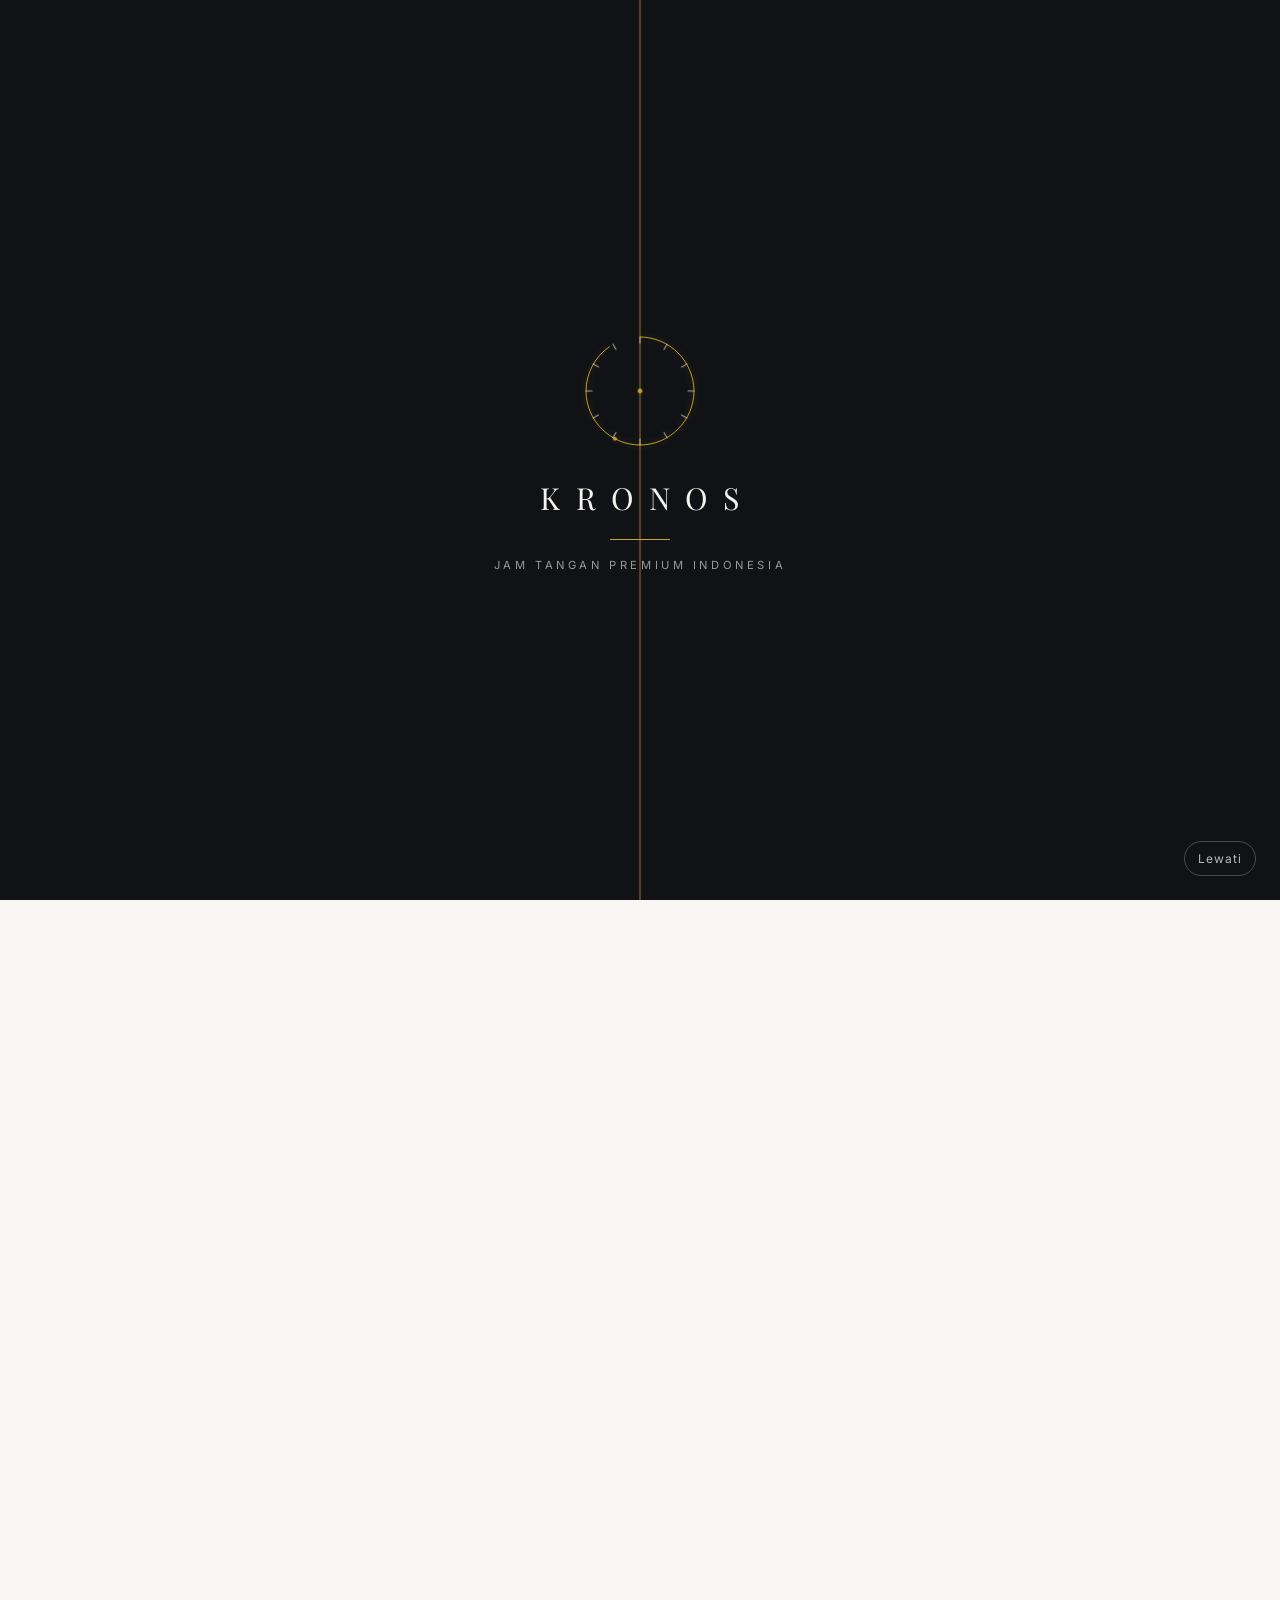
<file: index.html>
<!DOCTYPE html>
<html lang="id">
<head>
<meta charset="UTF-8">
<meta name="viewport" content="width=device-width, initial-scale=1.0">
<title>Kronos — Jam Tangan Premium untuk Setiap Momen</title>
<meta name="description" content="Temukan koleksi jam tangan premium Kronos dengan desain abadi dan garansi resmi 2 tahun.">
<meta name="theme-color" content="#14161A">
<meta property="og:type" content="website">
<meta property="og:site_name" content="Kronos">
<meta property="og:title" content="Kronos — Jam Tangan Premium untuk Setiap Momen">
<meta property="og:description" content="Koleksi jam tangan classic, diver, chronograph, dan minimalist dengan garansi resmi 2 tahun.">
<meta property="og:image" content="assets/img/hero-kronos.svg">
<meta name="twitter:card" content="summary_large_image">
<link rel="preconnect" href="https://fonts.googleapis.com">
<link rel="preconnect" href="https://fonts.gstatic.com" crossorigin>
<link href="https://fonts.googleapis.com/css2?family=Inter:wght@400;500;600&family=Playfair+Display:wght@500;600&display=swap" rel="stylesheet">
<link rel="icon" type="image/svg+xml" href="assets/img/favicon.svg">
<link rel="stylesheet" href="css/style.css">
</head>
<body>

<div class="intro" id="intro" role="presentation" aria-hidden="true">
  <div class="intro__sinar"></div>
  <div class="intro__inti" id="introInti">
    <svg class="intro__jam" viewBox="0 0 220 220" width="132" height="132" aria-hidden="true">
      <!-- Bentuk luar: digambar sebagai berlian lalu bermorf jadi lingkaran bezel -->
      <path class="intro__bentuk" id="introBentuk"
        d="M110,20 C140,50 170,80 200,110 C170,140 140,170 110,200 C80,170 50,140 20,110 C50,80 80,50 110,20 Z">
        <animate attributeName="d" begin="1.05s" dur="0.9s" fill="freeze"
          calcMode="spline" keySplines="0.22 0.61 0.36 1"
          values="M110,20 C140,50 170,80 200,110 C170,140 140,170 110,200 C80,170 50,140 20,110 C50,80 80,50 110,20 Z;
                  M110,20 C159.7,20 200,60.3 200,110 C200,159.7 159.7,200 110,200 C60.3,200 20,159.7 20,110 C20,60.3 60.3,20 110,20 Z"/>
      </path>

      <!-- Titik keemasan yang mengorbit sepanjang bezel selagi termuat -->
      <circle class="intro__orbit" r="3.2">
        <animateMotion begin="0.3s" dur="2.6s" repeatCount="indefinite" rotate="auto"
          path="M110,20 C159.7,20 200,60.3 200,110 C200,159.7 159.7,200 110,200 C60.3,200 20,159.7 20,110 C20,60.3 60.3,20 110,20 Z"/>
      </circle>

      <g class="intro__indeks">
        <line transform="rotate(0 110 110)" x1="110" y1="20" x2="110" y2="30"/>
        <line transform="rotate(30 110 110)" x1="110" y1="20" x2="110" y2="30"/>
        <line transform="rotate(60 110 110)" x1="110" y1="20" x2="110" y2="30"/>
        <line transform="rotate(90 110 110)" x1="110" y1="20" x2="110" y2="30"/>
        <line transform="rotate(120 110 110)" x1="110" y1="20" x2="110" y2="30"/>
        <line transform="rotate(150 110 110)" x1="110" y1="20" x2="110" y2="30"/>
        <line transform="rotate(180 110 110)" x1="110" y1="20" x2="110" y2="30"/>
        <line transform="rotate(210 110 110)" x1="110" y1="20" x2="110" y2="30"/>
        <line transform="rotate(240 110 110)" x1="110" y1="20" x2="110" y2="30"/>
        <line transform="rotate(270 110 110)" x1="110" y1="20" x2="110" y2="30"/>
        <line transform="rotate(300 110 110)" x1="110" y1="20" x2="110" y2="30"/>
        <line transform="rotate(330 110 110)" x1="110" y1="20" x2="110" y2="30"/>
      </g>
      <line class="intro__jarum intro__jarum--jam" x1="110" y1="110" x2="110" y2="72"/>
      <line class="intro__jarum intro__jarum--menit" x1="110" y1="110" x2="110" y2="52"/>
      <line class="intro__jarum intro__jarum--detik" x1="110" y1="118" x2="110" y2="44"/>
      <circle class="intro__poros" cx="110" cy="110" r="4"/>
    </svg>
    <div class="intro__merek" aria-hidden="true">
      <span class="intro__huruf" style="--i:0">K</span><span class="intro__huruf" style="--i:1">R</span><span class="intro__huruf" style="--i:2">O</span><span class="intro__huruf" style="--i:3">N</span><span class="intro__huruf" style="--i:4">O</span><span class="intro__huruf" style="--i:5">S</span>
    </div>
    <span class="intro__garis"></span>
    <p class="intro__tagline">JAM TANGAN PREMIUM INDONESIA</p>
  </div>
  <button class="intro__lewati" id="introLewati" type="button">Lewati</button>
  <div class="intro__tirai intro__tirai--kiri"></div>
  <div class="intro__tirai intro__tirai--kanan"></div>
</div>
<script>
(function () {
  var intro = document.getElementById('intro');
  if (!intro) return;
  var sudahLihat = false;
  try { sudahLihat = sessionStorage.getItem('kronosIntroDone') === '1'; } catch (e) {}
  var kurangiGerak = window.matchMedia && window.matchMedia('(prefers-reduced-motion: reduce)').matches;
  if (sudahLihat || kurangiGerak) {
    intro.style.display = 'none';
  } else {
    document.documentElement.classList.add('intro-aktif');
    try { sessionStorage.setItem('kronosIntroDone', '1'); } catch (e) {}
    window.addEventListener('load', function () {
      var inti = document.getElementById('introInti');
      var logo = document.querySelector('.situs-header .logo');
      if (!inti || !logo) return;
      var rl = logo.getBoundingClientRect();
      var ri = inti.getBoundingClientRect();
      var dx = (rl.left + rl.width / 2) - (ri.left + ri.width / 2);
      var dy = (rl.top + rl.height / 2) - (ri.top + ri.height / 2);
      inti.style.setProperty('--tuju-x', dx + 'px');
      inti.style.setProperty('--tuju-y', dy + 'px');
    });
  }
})();
</script>

<a class="lewati" href="#konten">Lompat ke konten utama</a>

<header class="situs-header">
  <div class="pembungkus situs-header__isi">
    <a class="logo" href="index.html">Kronos<span class="logo__titik" aria-hidden="true"></span></a>
    <button class="hamburger" type="button" aria-expanded="false" aria-controls="menu-utama" aria-label="Buka menu">
      <span aria-hidden="true"></span><span aria-hidden="true"></span><span aria-hidden="true"></span>
    </button>
    <nav class="nav" id="menu-utama" aria-label="Navigasi utama">
      <a class="nav__tautan" href="index.html">Beranda</a>
      <a class="nav__tautan" href="koleksi.html">Koleksi</a>
      <a class="nav__tautan" href="tentang.html">Tentang</a>
      <a class="nav__tautan" href="kontak.html">Kontak</a>
      <a class="tombol tombol--utama nav__cta" href="kontak.html">Hubungi kami</a>
    </nav>
  </div>
</header>
<button class="tirai" type="button" hidden aria-label="Tutup menu"></button>

<main id="konten">

  <!-- Hero -->
  <section class="hero">
    <div class="pembungkus hero__grid">
      <div class="hero__teks">
        <h1>Jam yang menemani, bukan sekadar menghitung waktu.</h1>
        <p>Kronos merakit jam tangan dengan movement teruji, material yang jujur, dan proporsi yang nyaman dipakai seharian. Tiga puluh dua model, empat karakter, satu standar kualitas.</p>
        <div class="hero__aksi">
          <a class="tombol tombol--utama" href="koleksi.html">Lihat koleksi</a>
          <a class="tombol tombol--garis" href="tentang.html">Tentang kami</a>
        </div>
        <ul class="hero__fakta">
          <li><strong>2 tahun</strong><span>Garansi resmi</span></li>
          <li><strong>32 model</strong><span>Siap kirim</span></li>
          <li><strong>300 m</strong><span>Ketahanan air tertinggi</span></li>
        </ul>
      </div>
      <div class="hero__jam">
        <img src="assets/img/hero-kronos.svg" alt="Kronos Heritage 39 dengan dial putih dan strap kulit cokelat" width="1000" height="1240">
      </div>
    </div>
  </section>

  <!-- Kategori unggulan -->
  <section class="bagian" aria-labelledby="judul-kategori">
    <div class="pembungkus">
      <div class="kepala-bagian" data-reveal>
        <h2 id="judul-kategori">Mulai dari karakter yang Anda cari</h2>
        <p class="lede">Empat keluarga produk dengan tujuan pemakaian yang berbeda. Pilih satu untuk langsung masuk ke koleksi yang sudah difilter.</p>
      </div>
      <div class="kategori-grid" data-reveal>
        <a class="kategori" href="koleksi.html?kategori=classic">
          <span class="kategori__media reveal-gambar"><img src="assets/img/kategori-classic.svg" alt="Jam tangan classic Kronos dengan angka Romawi" width="840" height="600" loading="lazy"></span>
          <span class="kategori__label"><strong>Classic</strong><span>4 model</span></span>
        </a>
        <a class="kategori" href="koleksi.html?kategori=diver">
          <span class="kategori__media reveal-gambar"><img src="assets/img/kategori-diver.svg" alt="Jam tangan diver Kronos dengan bezel putar" width="840" height="600" loading="lazy"></span>
          <span class="kategori__label"><strong>Diver</strong><span>4 model</span></span>
        </a>
        <a class="kategori" href="koleksi.html?kategori=chronograph">
          <span class="kategori__media reveal-gambar"><img src="assets/img/kategori-chronograph.svg" alt="Jam tangan chronograph Kronos dengan tiga subdial" width="840" height="600" loading="lazy"></span>
          <span class="kategori__label"><strong>Chronograph</strong><span>4 model</span></span>
        </a>
        <a class="kategori" href="koleksi.html?kategori=minimalist">
          <span class="kategori__media reveal-gambar"><img src="assets/img/kategori-minimalist.svg" alt="Jam tangan minimalist Kronos dengan dial polos" width="840" height="600" loading="lazy"></span>
          <span class="kategori__label"><strong>Minimalist</strong><span>4 model</span></span>
        </a>
      </div>
    </div>
  </section>

  <!-- Produk pilihan -->
  <section class="bagian bagian--terang" aria-labelledby="judul-pilihan">
    <div class="pembungkus">
      <div class="kepala-bagian" data-reveal>
        <h2 id="judul-pilihan">Paling sering dibawa pulang</h2>
        <p class="lede">Enam model yang paling banyak dipesan enam bulan terakhir, lengkap dengan harga terkini.</p>
      </div>
      <div class="grid-produk" id="grid-unggulan" data-reveal></div>
      <p class="kepala-bagian" data-reveal><a class="tautan-teks" href="koleksi.html">Lihat seluruh 32 model</a></p>
    </div>
  </section>

  <!-- Value proposition -->
  <section class="bagian" aria-labelledby="judul-keunggulan">
    <div class="pembungkus">
      <div class="kepala-bagian" data-reveal>
        <h2 id="judul-keunggulan">Yang Anda dapat saat membeli di Kronos</h2>
      </div>
      <ul class="keunggulan" data-reveal>
        <li>
          <svg viewBox="0 0 24 24" fill="none" stroke="currentColor" stroke-width="1.4" aria-hidden="true"><path d="M12 3l7 3v6c0 4-3 7.2-7 9-4-1.8-7-5-7-9V6l7-3z"/><path d="M9 12l2 2 4-4"/></svg>
          <div>
            <h3>Garansi resmi 2 tahun</h3>
            <p>Kartu garansi bernomor untuk movement dan perakitan, berlaku di seluruh Indonesia.</p>
          </div>
        </li>
        <li>
          <svg viewBox="0 0 24 24" fill="none" stroke="currentColor" stroke-width="1.4" aria-hidden="true"><path d="M3 7h11v9H3z"/><path d="M14 10h4l3 3v3h-7z"/><circle cx="7" cy="17.5" r="1.8"/><circle cx="17" cy="17.5" r="1.8"/></svg>
          <div>
            <h3>Gratis ongkir se-Indonesia</h3>
            <p>Dikemas dengan busa ganda dan diasuransikan penuh sampai di tangan Anda.</p>
          </div>
        </li>
        <li>
          <svg viewBox="0 0 24 24" fill="none" stroke="currentColor" stroke-width="1.4" aria-hidden="true"><path d="M12 3s6 6.2 6 10a6 6 0 01-12 0c0-3.8 6-10 6-10z"/><path d="M9.5 13.5c.4 1.6 1.6 2.6 3.2 2.8"/></svg>
          <div>
            <h3>Tahan air 30–300 meter</h3>
            <p>Setiap unit diuji tekanan sebelum dikirim, bukan sekadar mengikuti angka di katalog.</p>
          </div>
        </li>
        <li>
          <svg viewBox="0 0 24 24" fill="none" stroke="currentColor" stroke-width="1.4" aria-hidden="true"><circle cx="12" cy="12" r="8"/><path d="M12 7.5V12l3 1.8"/></svg>
          <div>
            <h3>Servis purna jual</h3>
            <p>Ganti baterai, poles case, dan penyetelan strap di bengkel kami di Surabaya.</p>
          </div>
        </li>
      </ul>
    </div>
  </section>

  <!-- Testimoni -->
  <section class="bagian bagian--terang" aria-labelledby="judul-testimoni">
    <div class="pembungkus">
      <div class="kepala-bagian" data-reveal>
        <h2 id="judul-testimoni">Kata pemakainya</h2>
      </div>
      <div class="slider" data-reveal>
        <div class="slider__jalur" id="testimoni-jalur"></div>
        <div class="slider__kendali">
          <button class="slider__tombol" type="button" id="testimoni-sebelum" aria-label="Testimoni sebelumnya">
            <svg viewBox="0 0 24 24" width="18" height="18" fill="none" stroke="currentColor" stroke-width="1.6" aria-hidden="true"><path d="M14.5 5.5L8 12l6.5 6.5"/></svg>
          </button>
          <button class="slider__tombol" type="button" id="testimoni-sesudah" aria-label="Testimoni berikutnya">
            <svg viewBox="0 0 24 24" width="18" height="18" fill="none" stroke="currentColor" stroke-width="1.6" aria-hidden="true"><path d="M9.5 5.5L16 12l-6.5 6.5"/></svg>
          </button>
          <div class="slider__titik" id="testimoni-titik"></div>
        </div>
      </div>
    </div>
  </section>

  <!-- Banner CTA penutup -->
  <section class="bagian bagian--rapat">
    <div class="pembungkus">
      <div class="banner" data-reveal>
        <div>
          <h2>Masih ragu memilih ukuran?</h2>
          <p>Kirim foto pergelangan tangan Anda lewat WhatsApp. Kami bantu bandingkan diameter 36, 39, dan 42 mm sebelum Anda memesan.</p>
        </div>
        <div class="banner__aksi">
          <a class="tombol tombol--utama" href="https://wa.me/6281234567890" target="_blank" rel="noopener">Tanya lewat WhatsApp</a>
          <a class="tombol tombol--garis" href="koleksi.html">Jelajahi koleksi</a>
        </div>
      </div>
    </div>
  </section>

</main>

<footer class="situs-footer">
  <div class="pembungkus">
    <div class="footer__grid">
      <div class="footer__brand">
        <span class="logo">Kronos<span class="logo__titik" aria-hidden="true"></span></span>
        <p>Perakit jam tangan asal Surabaya sejak 2014. Movement teruji, material jujur, garansi yang ditepati.</p>
        <ul class="sosial">
          <li><a href="https://instagram.com" target="_blank" rel="noopener" aria-label="Instagram Kronos">
            <svg viewBox="0 0 24 24" width="18" height="18" fill="none" stroke="currentColor" stroke-width="1.4" aria-hidden="true"><rect x="3.5" y="3.5" width="17" height="17" rx="5"/><circle cx="12" cy="12" r="3.8"/><circle cx="17" cy="7" r="1"/></svg>
          </a></li>
          <li><a href="https://tiktok.com" target="_blank" rel="noopener" aria-label="TikTok Kronos">
            <svg viewBox="0 0 24 24" width="18" height="18" fill="none" stroke="currentColor" stroke-width="1.4" aria-hidden="true"><path d="M14 4v10.5a3.5 3.5 0 11-3-3.46"/><path d="M14 4c.4 2.2 1.9 3.6 4 3.9"/></svg>
          </a></li>
          <li><a href="https://wa.me/6281234567890" target="_blank" rel="noopener" aria-label="WhatsApp Kronos">
            <svg viewBox="0 0 24 24" width="18" height="18" fill="none" stroke="currentColor" stroke-width="1.4" aria-hidden="true"><path d="M20 12a8 8 0 01-11.8 7L4 20l1.1-4A8 8 0 1120 12z"/><path d="M9 9.5c0 3 2.5 5.5 5.5 5.5.6 0 1-.4 1-1l-1.6-.8-1 1c-1-.5-1.9-1.4-2.4-2.4l1-1L10.7 9c-.6 0-1 .4-1 .5z"/></svg>
          </a></li>
        </ul>
      </div>
      <nav class="footer__nav" aria-label="Navigasi footer">
        <h3>Jelajahi</h3>
        <ul class="footer__daftar">
          <li><a href="index.html">Beranda</a></li>
          <li><a href="koleksi.html">Koleksi</a></li>
          <li><a href="tentang.html">Tentang</a></li>
          <li><a href="kontak.html">Kontak</a></li>
          <li><a href="koleksi.html?kategori=diver">Koleksi Diver</a></li>
        </ul>
      </nav>
      <div class="footer__kontak">
        <h3>Butuh bantuan</h3>
        <ul class="footer__daftar">
          <li>Jl. Basuki Rahmat No. 88, Surabaya 60271</li>
          <li><a href="tel:+62311234567">(031) 123 4567</a></li>
          <li><a href="mailto:halo@kronos.id">halo@kronos.id</a></li>
          <li>Senin–Sabtu, 10.00–19.00 WIB</li>
        </ul>
      </div>
      <div class="footer__kontak">
        <h3>Legal</h3>
        <ul class="footer__daftar">
          <li><a href="kebijakan-privasi.html">Kebijakan Privasi</a></li>
          <li><a href="syarat-ketentuan.html">Syarat &amp; Ketentuan</a></li>
          <li><a href="kebijakan-retur.html">Kebijakan Retur</a></li>
        </ul>
      </div>
    </div>
    <div class="footer__bawah">
      <span>© <span data-tahun>2026</span> Kronos Indonesia. Seluruh hak cipta dilindungi.</span>
      <span>Harga dapat berubah sewaktu-waktu.</span>
    </div>
  </div>
</footer>

<button class="ke-atas" type="button" aria-label="Kembali ke atas halaman">
  <svg viewBox="0 0 24 24" width="18" height="18" fill="none" stroke="currentColor" stroke-width="1.6" aria-hidden="true"><path d="M12 19V6"/><path d="M6 11.5L12 5.5l6 6"/></svg>
</button>

<script src="js/main.js"></script>
</body>
</html>
</file>
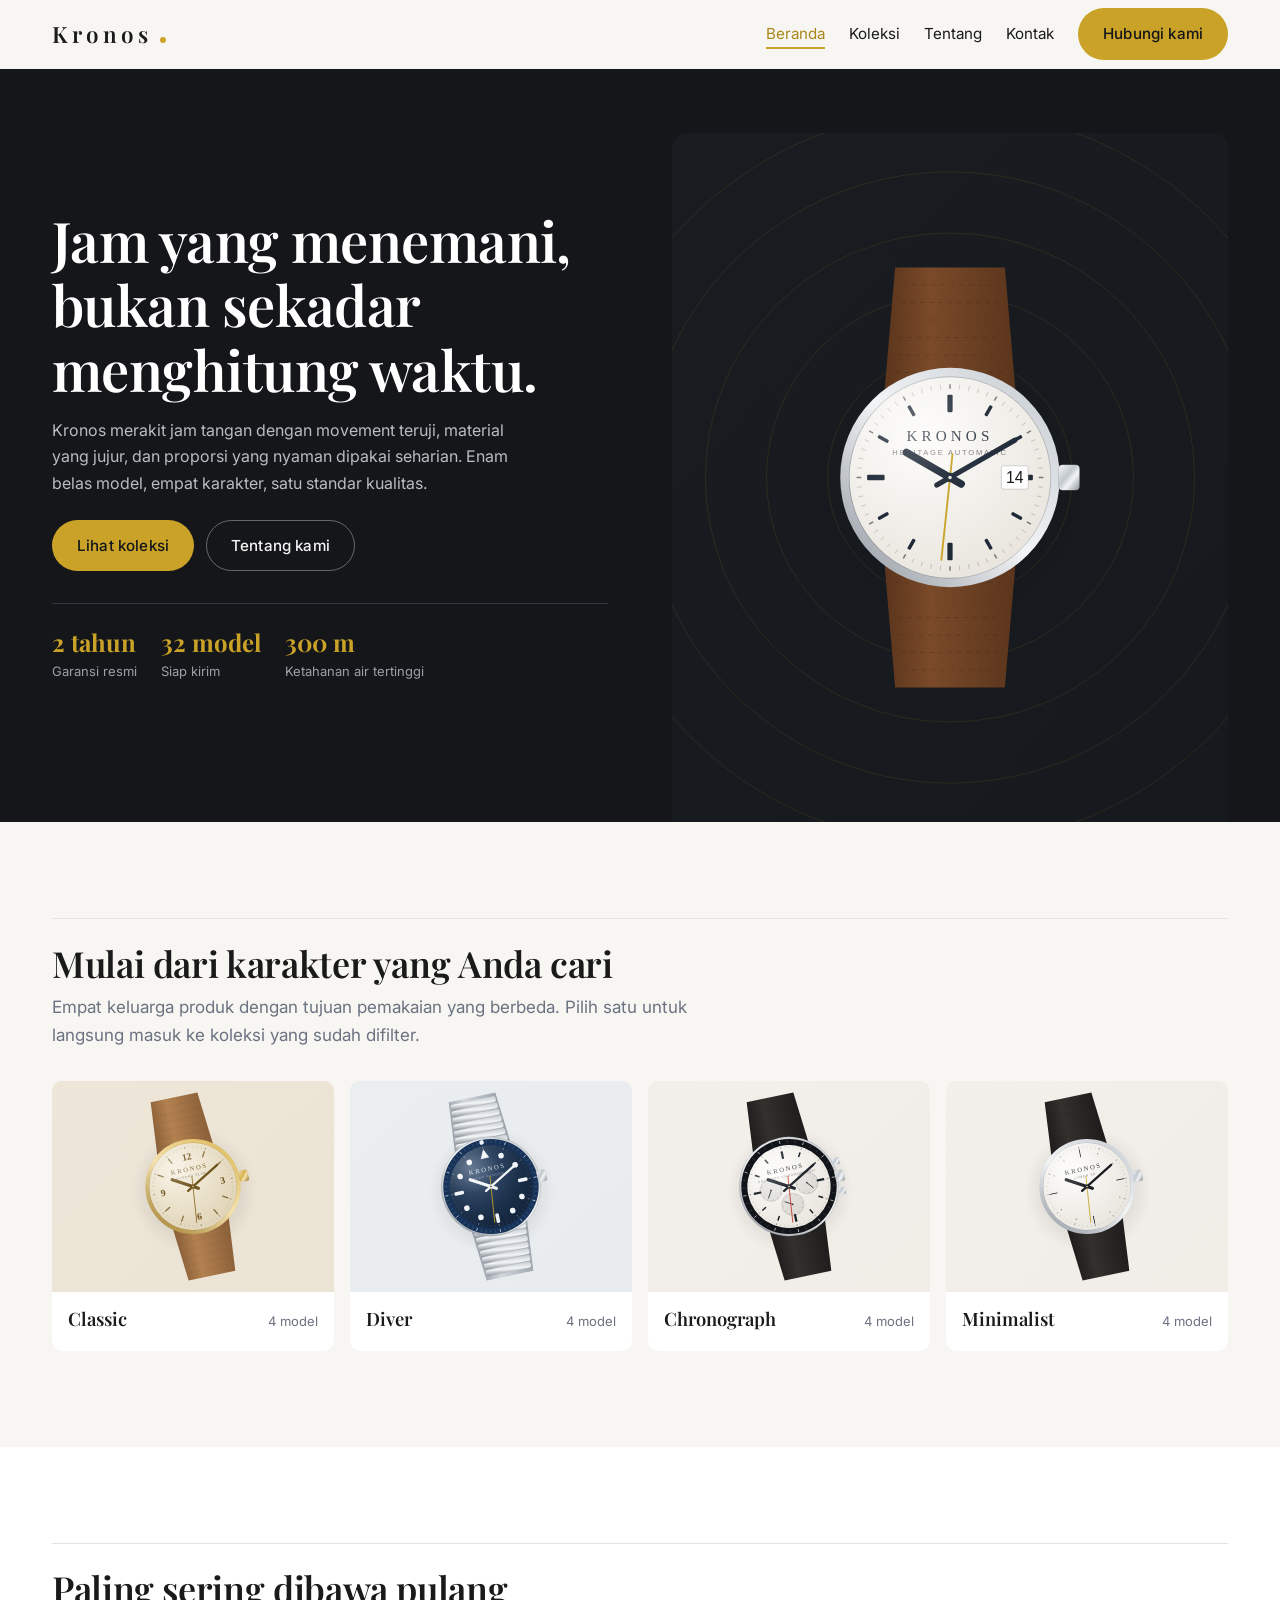
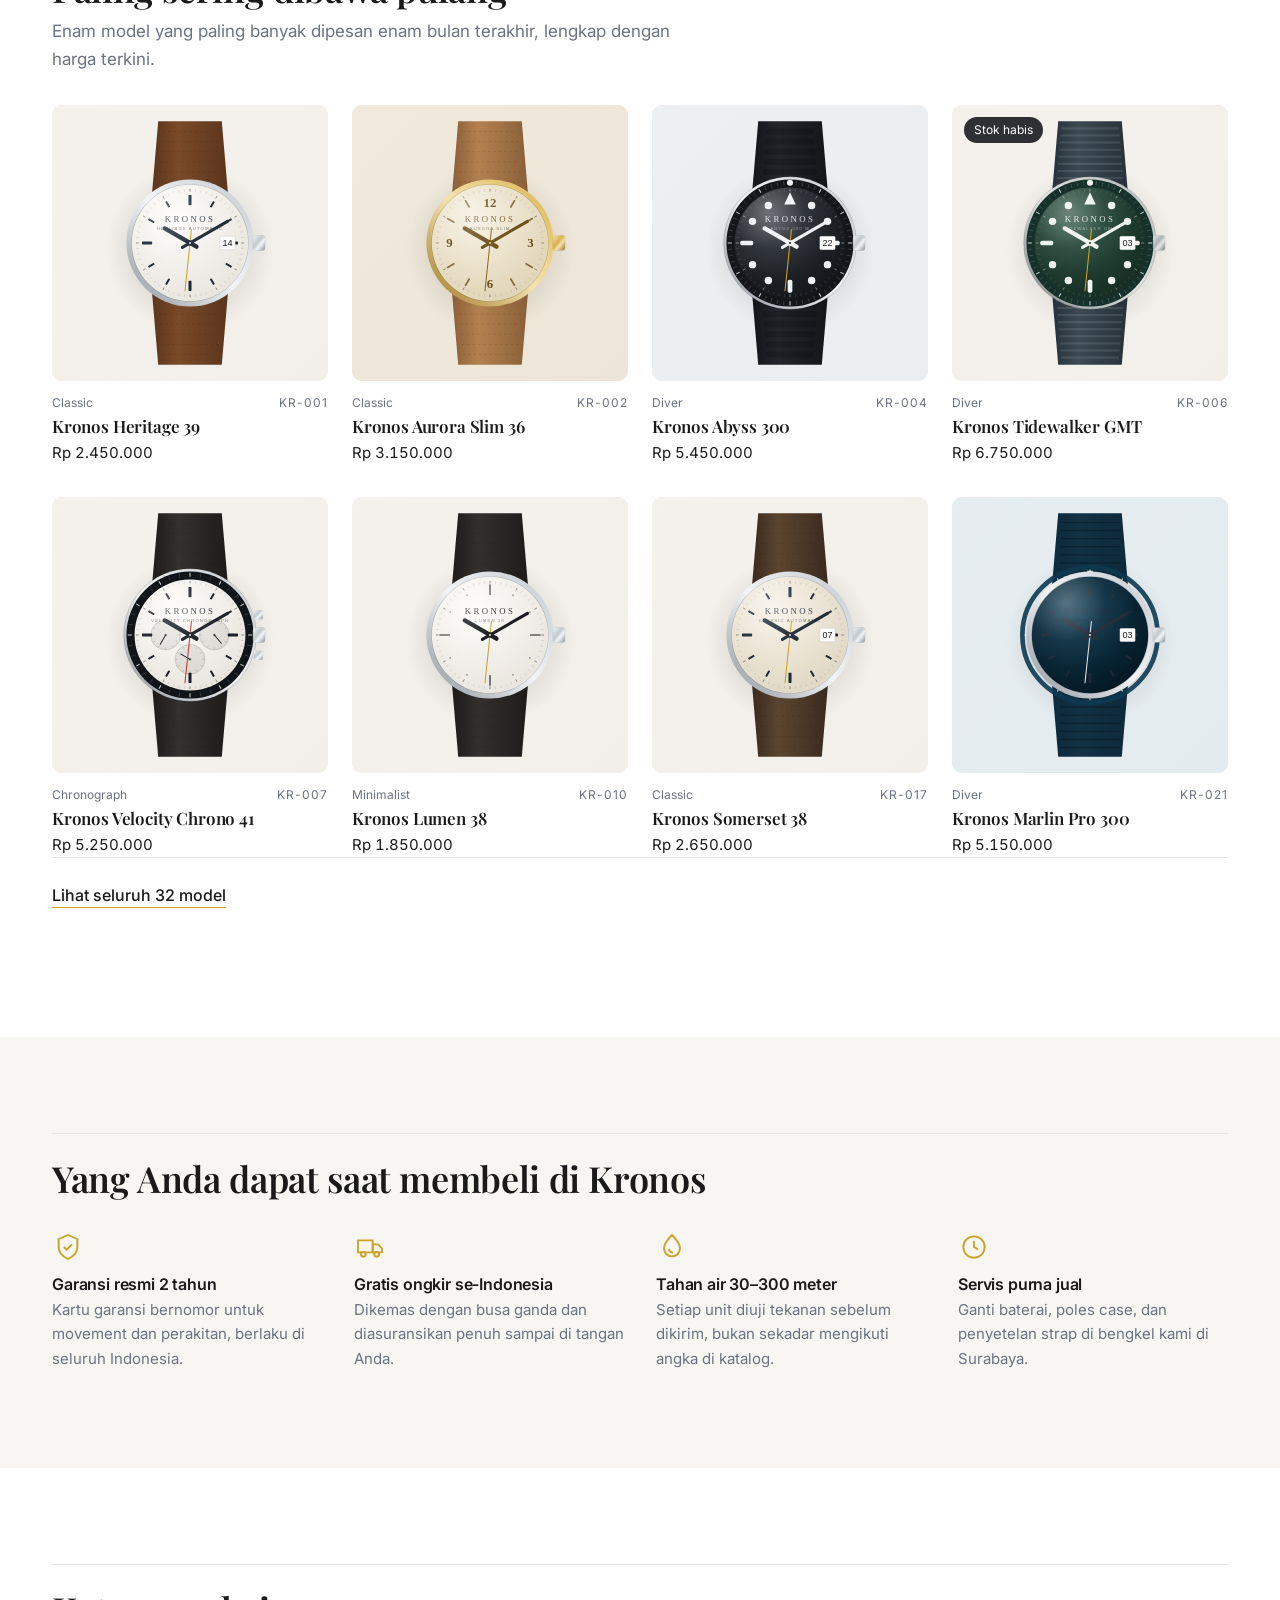
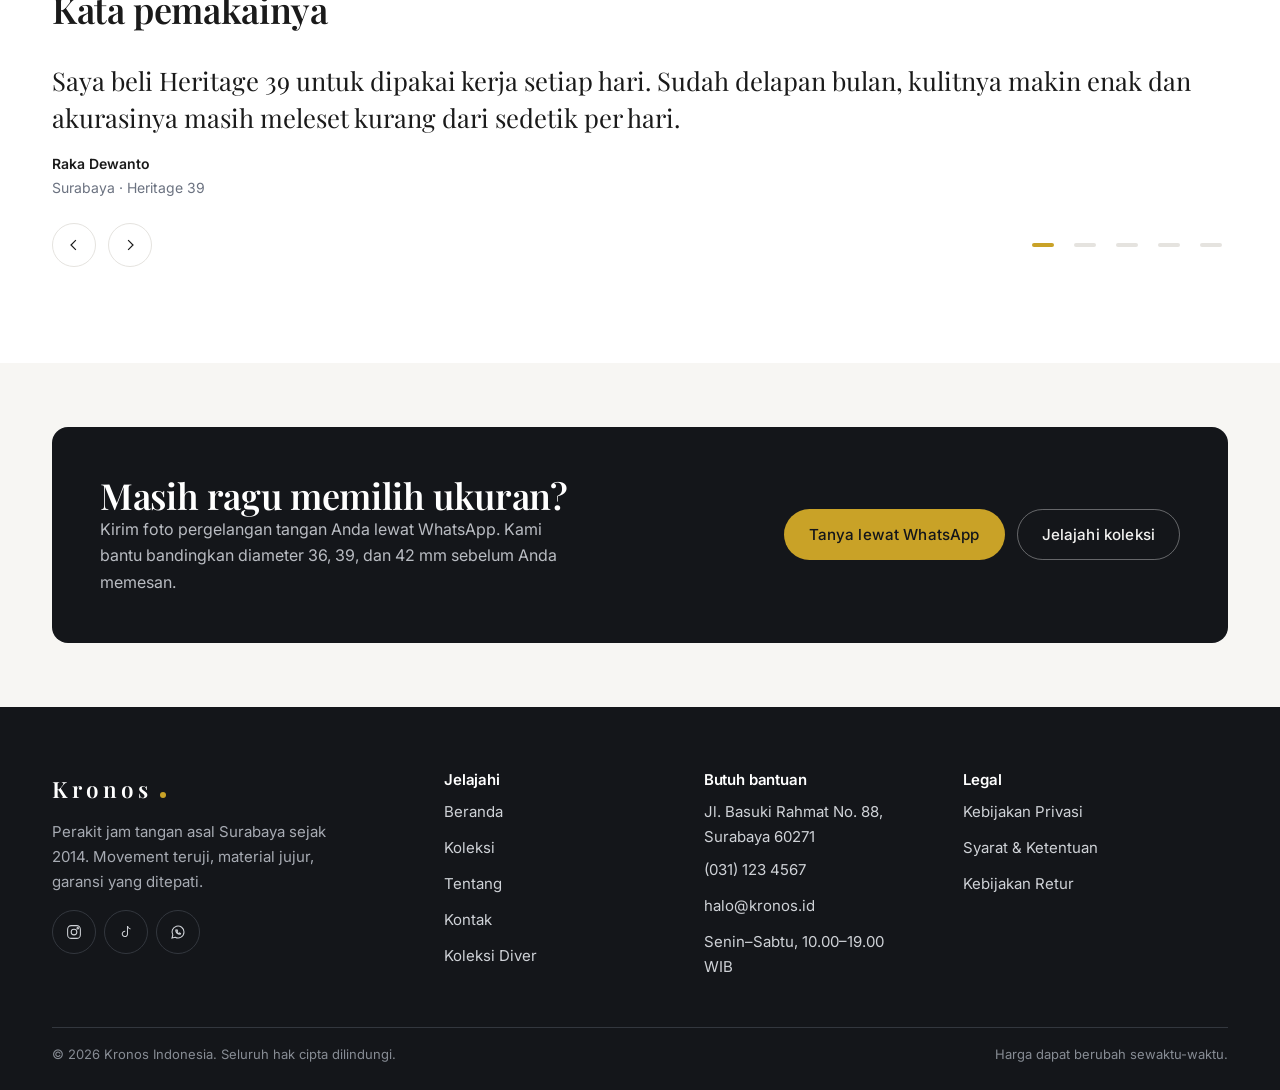
<file: kronos/index.html>
<!DOCTYPE html>
<html lang="id">
<head>
<meta charset="UTF-8">
<meta name="viewport" content="width=device-width, initial-scale=1.0">
<title>Kronos — Jam Tangan Premium untuk Setiap Momen</title>
<meta name="description" content="Temukan koleksi jam tangan premium Kronos dengan desain abadi dan garansi resmi 2 tahun.">
<meta name="theme-color" content="#14161A">
<meta property="og:type" content="website">
<meta property="og:site_name" content="Kronos">
<meta property="og:title" content="Kronos — Jam Tangan Premium untuk Setiap Momen">
<meta property="og:description" content="Koleksi jam tangan classic, diver, chronograph, dan minimalist dengan garansi resmi 2 tahun.">
<meta property="og:image" content="assets/img/hero-kronos.svg">
<meta name="twitter:card" content="summary_large_image">
<link rel="preconnect" href="https://fonts.googleapis.com">
<link rel="preconnect" href="https://fonts.gstatic.com" crossorigin>
<link href="https://fonts.googleapis.com/css2?family=Inter:wght@400;500;600&family=Playfair+Display:wght@500;600&display=swap" rel="stylesheet">
<link rel="icon" type="image/svg+xml" href="assets/img/favicon.svg">
<link rel="stylesheet" href="css/style.css">
</head>
<body>

<a class="lewati" href="#konten">Lompat ke konten utama</a>

<header class="situs-header">
  <div class="pembungkus situs-header__isi">
    <a class="logo" href="index.html">Kronos<span class="logo__titik" aria-hidden="true"></span></a>
    <button class="hamburger" type="button" aria-expanded="false" aria-controls="menu-utama" aria-label="Buka menu">
      <span aria-hidden="true"></span><span aria-hidden="true"></span><span aria-hidden="true"></span>
    </button>
    <nav class="nav" id="menu-utama" aria-label="Navigasi utama">
      <a class="nav__tautan" href="index.html">Beranda</a>
      <a class="nav__tautan" href="koleksi.html">Koleksi</a>
      <a class="nav__tautan" href="tentang.html">Tentang</a>
      <a class="nav__tautan" href="kontak.html">Kontak</a>
      <a class="tombol tombol--utama nav__cta" href="kontak.html">Hubungi kami</a>
    </nav>
  </div>
</header>
<button class="tirai" type="button" hidden aria-label="Tutup menu"></button>

<main id="konten">

  <!-- Hero -->
  <section class="hero">
    <div class="pembungkus hero__grid">
      <div class="hero__teks">
        <h1>Jam yang menemani, bukan sekadar menghitung waktu.</h1>
        <p>Kronos merakit jam tangan dengan movement teruji, material yang jujur, dan proporsi yang nyaman dipakai seharian. Enam belas model, empat karakter, satu standar kualitas.</p>
        <div class="hero__aksi">
          <a class="tombol tombol--utama" href="koleksi.html">Lihat koleksi</a>
          <a class="tombol tombol--garis" href="tentang.html">Tentang kami</a>
        </div>
        <ul class="hero__fakta">
          <li><strong>2 tahun</strong><span>Garansi resmi</span></li>
          <li><strong>32 model</strong><span>Siap kirim</span></li>
          <li><strong>300 m</strong><span>Ketahanan air tertinggi</span></li>
        </ul>
      </div>
      <div class="hero__jam">
        <img src="assets/img/hero-kronos.svg" alt="Kronos Heritage 39 dengan dial putih dan strap kulit cokelat" width="1000" height="1240">
      </div>
    </div>
  </section>

  <!-- Kategori unggulan -->
  <section class="bagian" aria-labelledby="judul-kategori">
    <div class="pembungkus">
      <div class="kepala-bagian" data-reveal>
        <h2 id="judul-kategori">Mulai dari karakter yang Anda cari</h2>
        <p class="lede">Empat keluarga produk dengan tujuan pemakaian yang berbeda. Pilih satu untuk langsung masuk ke koleksi yang sudah difilter.</p>
      </div>
      <div class="kategori-grid" data-reveal>
        <a class="kategori" href="koleksi.html?kategori=classic">
          <img src="assets/img/kategori-classic.svg" alt="Jam tangan classic Kronos dengan angka Romawi" width="840" height="600" loading="lazy">
          <span class="kategori__label"><strong>Classic</strong><span>4 model</span></span>
        </a>
        <a class="kategori" href="koleksi.html?kategori=diver">
          <img src="assets/img/kategori-diver.svg" alt="Jam tangan diver Kronos dengan bezel putar" width="840" height="600" loading="lazy">
          <span class="kategori__label"><strong>Diver</strong><span>4 model</span></span>
        </a>
        <a class="kategori" href="koleksi.html?kategori=chronograph">
          <img src="assets/img/kategori-chronograph.svg" alt="Jam tangan chronograph Kronos dengan tiga subdial" width="840" height="600" loading="lazy">
          <span class="kategori__label"><strong>Chronograph</strong><span>4 model</span></span>
        </a>
        <a class="kategori" href="koleksi.html?kategori=minimalist">
          <img src="assets/img/kategori-minimalist.svg" alt="Jam tangan minimalist Kronos dengan dial polos" width="840" height="600" loading="lazy">
          <span class="kategori__label"><strong>Minimalist</strong><span>4 model</span></span>
        </a>
      </div>
    </div>
  </section>

  <!-- Produk pilihan -->
  <section class="bagian bagian--terang" aria-labelledby="judul-pilihan">
    <div class="pembungkus">
      <div class="kepala-bagian" data-reveal>
        <h2 id="judul-pilihan">Paling sering dibawa pulang</h2>
        <p class="lede">Enam model yang paling banyak dipesan enam bulan terakhir, lengkap dengan harga terkini.</p>
      </div>
      <div class="grid-produk" id="grid-unggulan" data-reveal></div>
      <p class="kepala-bagian" data-reveal><a class="tautan-teks" href="koleksi.html">Lihat seluruh 32 model</a></p>
    </div>
  </section>

  <!-- Value proposition -->
  <section class="bagian" aria-labelledby="judul-keunggulan">
    <div class="pembungkus">
      <div class="kepala-bagian" data-reveal>
        <h2 id="judul-keunggulan">Yang Anda dapat saat membeli di Kronos</h2>
      </div>
      <ul class="keunggulan" data-reveal>
        <li>
          <svg viewBox="0 0 24 24" fill="none" stroke="currentColor" stroke-width="1.4" aria-hidden="true"><path d="M12 3l7 3v6c0 4-3 7.2-7 9-4-1.8-7-5-7-9V6l7-3z"/><path d="M9 12l2 2 4-4"/></svg>
          <div>
            <h3>Garansi resmi 2 tahun</h3>
            <p>Kartu garansi bernomor untuk movement dan perakitan, berlaku di seluruh Indonesia.</p>
          </div>
        </li>
        <li>
          <svg viewBox="0 0 24 24" fill="none" stroke="currentColor" stroke-width="1.4" aria-hidden="true"><path d="M3 7h11v9H3z"/><path d="M14 10h4l3 3v3h-7z"/><circle cx="7" cy="17.5" r="1.8"/><circle cx="17" cy="17.5" r="1.8"/></svg>
          <div>
            <h3>Gratis ongkir se-Indonesia</h3>
            <p>Dikemas dengan busa ganda dan diasuransikan penuh sampai di tangan Anda.</p>
          </div>
        </li>
        <li>
          <svg viewBox="0 0 24 24" fill="none" stroke="currentColor" stroke-width="1.4" aria-hidden="true"><path d="M12 3s6 6.2 6 10a6 6 0 01-12 0c0-3.8 6-10 6-10z"/><path d="M9.5 13.5c.4 1.6 1.6 2.6 3.2 2.8"/></svg>
          <div>
            <h3>Tahan air 30–300 meter</h3>
            <p>Setiap unit diuji tekanan sebelum dikirim, bukan sekadar mengikuti angka di katalog.</p>
          </div>
        </li>
        <li>
          <svg viewBox="0 0 24 24" fill="none" stroke="currentColor" stroke-width="1.4" aria-hidden="true"><circle cx="12" cy="12" r="8"/><path d="M12 7.5V12l3 1.8"/></svg>
          <div>
            <h3>Servis purna jual</h3>
            <p>Ganti baterai, poles case, dan penyetelan strap di bengkel kami di Surabaya.</p>
          </div>
        </li>
      </ul>
    </div>
  </section>

  <!-- Testimoni -->
  <section class="bagian bagian--terang" aria-labelledby="judul-testimoni">
    <div class="pembungkus">
      <div class="kepala-bagian" data-reveal>
        <h2 id="judul-testimoni">Kata pemakainya</h2>
      </div>
      <div class="slider" data-reveal>
        <div class="slider__jalur" id="testimoni-jalur"></div>
        <div class="slider__kendali">
          <button class="slider__tombol" type="button" id="testimoni-sebelum" aria-label="Testimoni sebelumnya">
            <svg viewBox="0 0 24 24" width="18" height="18" fill="none" stroke="currentColor" stroke-width="1.6" aria-hidden="true"><path d="M14.5 5.5L8 12l6.5 6.5"/></svg>
          </button>
          <button class="slider__tombol" type="button" id="testimoni-sesudah" aria-label="Testimoni berikutnya">
            <svg viewBox="0 0 24 24" width="18" height="18" fill="none" stroke="currentColor" stroke-width="1.6" aria-hidden="true"><path d="M9.5 5.5L16 12l-6.5 6.5"/></svg>
          </button>
          <div class="slider__titik" id="testimoni-titik"></div>
        </div>
      </div>
    </div>
  </section>

  <!-- Banner CTA penutup -->
  <section class="bagian bagian--rapat">
    <div class="pembungkus">
      <div class="banner" data-reveal>
        <div>
          <h2>Masih ragu memilih ukuran?</h2>
          <p>Kirim foto pergelangan tangan Anda lewat WhatsApp. Kami bantu bandingkan diameter 36, 39, dan 42 mm sebelum Anda memesan.</p>
        </div>
        <div class="banner__aksi">
          <a class="tombol tombol--utama" href="https://wa.me/6281234567890" target="_blank" rel="noopener">Tanya lewat WhatsApp</a>
          <a class="tombol tombol--garis" href="koleksi.html">Jelajahi koleksi</a>
        </div>
      </div>
    </div>
  </section>

</main>

<footer class="situs-footer">
  <div class="pembungkus">
    <div class="footer__grid">
      <div class="footer__brand">
        <span class="logo">Kronos<span class="logo__titik" aria-hidden="true"></span></span>
        <p>Perakit jam tangan asal Surabaya sejak 2014. Movement teruji, material jujur, garansi yang ditepati.</p>
        <ul class="sosial">
          <li><a href="https://instagram.com" target="_blank" rel="noopener" aria-label="Instagram Kronos">
            <svg viewBox="0 0 24 24" width="18" height="18" fill="none" stroke="currentColor" stroke-width="1.4" aria-hidden="true"><rect x="3.5" y="3.5" width="17" height="17" rx="5"/><circle cx="12" cy="12" r="3.8"/><circle cx="17" cy="7" r="1"/></svg>
          </a></li>
          <li><a href="https://tiktok.com" target="_blank" rel="noopener" aria-label="TikTok Kronos">
            <svg viewBox="0 0 24 24" width="18" height="18" fill="none" stroke="currentColor" stroke-width="1.4" aria-hidden="true"><path d="M14 4v10.5a3.5 3.5 0 11-3-3.46"/><path d="M14 4c.4 2.2 1.9 3.6 4 3.9"/></svg>
          </a></li>
          <li><a href="https://wa.me/6281234567890" target="_blank" rel="noopener" aria-label="WhatsApp Kronos">
            <svg viewBox="0 0 24 24" width="18" height="18" fill="none" stroke="currentColor" stroke-width="1.4" aria-hidden="true"><path d="M20 12a8 8 0 01-11.8 7L4 20l1.1-4A8 8 0 1120 12z"/><path d="M9 9.5c0 3 2.5 5.5 5.5 5.5.6 0 1-.4 1-1l-1.6-.8-1 1c-1-.5-1.9-1.4-2.4-2.4l1-1L10.7 9c-.6 0-1 .4-1 .5z"/></svg>
          </a></li>
        </ul>
      </div>
      <nav class="footer__nav" aria-label="Navigasi footer">
        <h3>Jelajahi</h3>
        <ul class="footer__daftar">
          <li><a href="index.html">Beranda</a></li>
          <li><a href="koleksi.html">Koleksi</a></li>
          <li><a href="tentang.html">Tentang</a></li>
          <li><a href="kontak.html">Kontak</a></li>
          <li><a href="koleksi.html?kategori=diver">Koleksi Diver</a></li>
        </ul>
      </nav>
      <div class="footer__kontak">
        <h3>Butuh bantuan</h3>
        <ul class="footer__daftar">
          <li>Jl. Basuki Rahmat No. 88, Surabaya 60271</li>
          <li><a href="tel:+62311234567">(031) 123 4567</a></li>
          <li><a href="mailto:halo@kronos.id">halo@kronos.id</a></li>
          <li>Senin–Sabtu, 10.00–19.00 WIB</li>
        </ul>
      </div>
      <div class="footer__kontak">
        <h3>Legal</h3>
        <ul class="footer__daftar">
          <li><a href="kebijakan-privasi.html">Kebijakan Privasi</a></li>
          <li><a href="syarat-ketentuan.html">Syarat &amp; Ketentuan</a></li>
          <li><a href="kebijakan-retur.html">Kebijakan Retur</a></li>
        </ul>
      </div>
    </div>
    <div class="footer__bawah">
      <span>© <span data-tahun>2026</span> Kronos Indonesia. Seluruh hak cipta dilindungi.</span>
      <span>Harga dapat berubah sewaktu-waktu.</span>
    </div>
  </div>
</footer>

<button class="ke-atas" type="button" aria-label="Kembali ke atas halaman">
  <svg viewBox="0 0 24 24" width="18" height="18" fill="none" stroke="currentColor" stroke-width="1.6" aria-hidden="true"><path d="M12 19V6"/><path d="M6 11.5L12 5.5l6 6"/></svg>
</button>

<script src="js/main.js"></script>
</body>
</html>
</file>
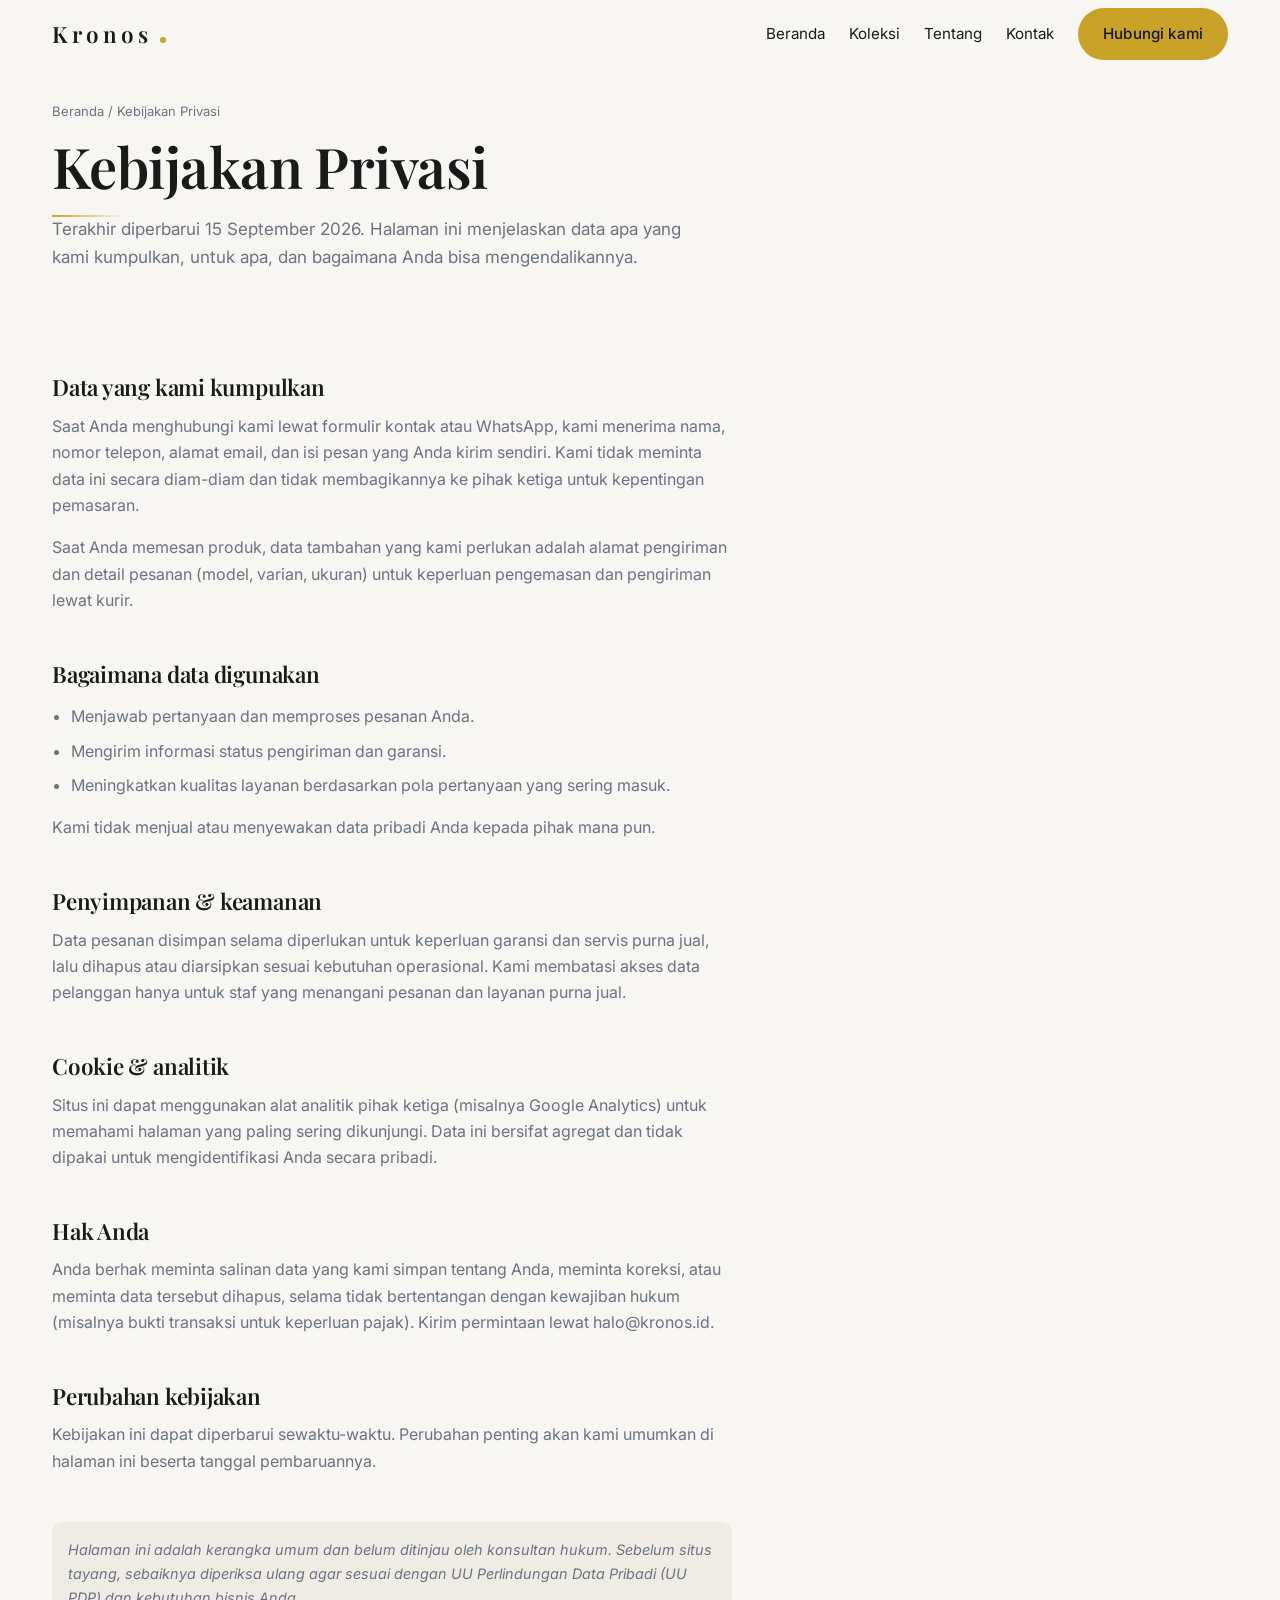
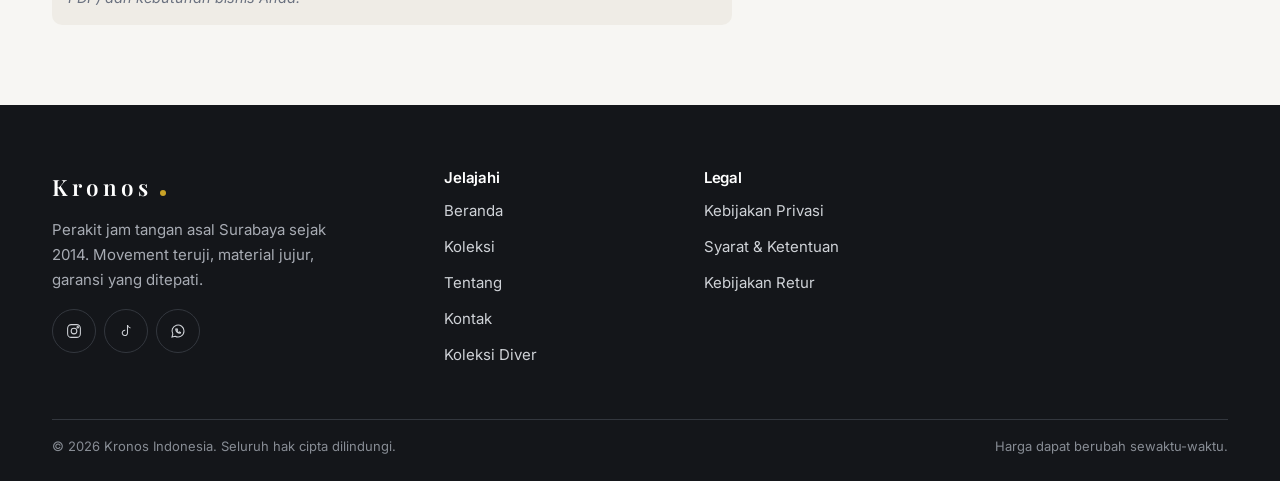
<file: kebijakan-privasi.html>
<!DOCTYPE html>
<html lang="id">
<head>
<meta charset="UTF-8">
<meta name="viewport" content="width=device-width, initial-scale=1.0">
<title>Kebijakan Privasi — Kronos</title>
<meta name="description" content="Bagaimana Kronos mengumpulkan, memakai, dan melindungi data pribadi Anda.">
<meta name="theme-color" content="#14161A">
<meta property="og:type" content="website">
<meta property="og:site_name" content="Kronos">
<meta property="og:title" content="Kebijakan Privasi — Kronos">
<meta property="og:description" content="Bagaimana Kronos mengumpulkan, memakai, dan melindungi data pribadi Anda.">
<meta property="og:image" content="assets/img/hero-kronos.svg">
<meta name="twitter:card" content="summary_large_image">
<meta name="robots" content="noindex">
<link rel="preconnect" href="https://fonts.googleapis.com">
<link rel="preconnect" href="https://fonts.gstatic.com" crossorigin>
<link href="https://fonts.googleapis.com/css2?family=Inter:wght@400;500;600&family=Playfair+Display:wght@500;600&display=swap" rel="stylesheet">
<link rel="icon" type="image/svg+xml" href="assets/img/favicon.svg">
<link rel="stylesheet" href="css/style.css">
</head>
<body>

<a class="lewati" href="#konten">Lompat ke konten utama</a>

<header class="situs-header">
  <div class="pembungkus situs-header__isi">
    <a class="logo" href="index.html">Kronos<span class="logo__titik" aria-hidden="true"></span></a>
    <button class="hamburger" type="button" aria-expanded="false" aria-controls="menu-utama" aria-label="Buka menu">
      <span aria-hidden="true"></span><span aria-hidden="true"></span><span aria-hidden="true"></span>
    </button>
    <nav class="nav" id="menu-utama" aria-label="Navigasi utama">
      <a class="nav__tautan" href="index.html">Beranda</a>
      <a class="nav__tautan" href="koleksi.html">Koleksi</a>
      <a class="nav__tautan" href="tentang.html">Tentang</a>
      <a class="nav__tautan" href="kontak.html">Kontak</a>
      <a class="tombol tombol--utama nav__cta" href="kontak.html">Hubungi kami</a>
    </nav>
  </div>
</header>
<button class="tirai" type="button" hidden aria-label="Tutup menu"></button>

<main id="konten">

  <section class="halaman-kepala">
    <div class="pembungkus">
      <nav class="remah" aria-label="Remah roti">
        <a href="index.html">Beranda</a><span aria-hidden="true">/</span>Kebijakan Privasi
      </nav>
      <h1>Kebijakan Privasi</h1>
      <p class="lede">Terakhir diperbarui 15 September 2026. Halaman ini menjelaskan data apa yang kami kumpulkan, untuk apa, dan bagaimana Anda bisa mengendalikannya.</p>
    </div>
  </section>

  <section class="bagian bagian--rapat" aria-labelledby="judul-privasi">
    <div class="pembungkus">
      <div class="prosa" data-reveal>
        <h2 id="judul-privasi">Data yang kami kumpulkan</h2>
        <p>Saat Anda menghubungi kami lewat formulir kontak atau WhatsApp, kami menerima nama, nomor telepon, alamat email, dan isi pesan yang Anda kirim sendiri. Kami tidak meminta data ini secara diam-diam dan tidak membagikannya ke pihak ketiga untuk kepentingan pemasaran.</p>
        <p>Saat Anda memesan produk, data tambahan yang kami perlukan adalah alamat pengiriman dan detail pesanan (model, varian, ukuran) untuk keperluan pengemasan dan pengiriman lewat kurir.</p>

        <h2>Bagaimana data digunakan</h2>
        <ul>
          <li>Menjawab pertanyaan dan memproses pesanan Anda.</li>
          <li>Mengirim informasi status pengiriman dan garansi.</li>
          <li>Meningkatkan kualitas layanan berdasarkan pola pertanyaan yang sering masuk.</li>
        </ul>
        <p>Kami tidak menjual atau menyewakan data pribadi Anda kepada pihak mana pun.</p>

        <h2>Penyimpanan &amp; keamanan</h2>
        <p>Data pesanan disimpan selama diperlukan untuk keperluan garansi dan servis purna jual, lalu dihapus atau diarsipkan sesuai kebutuhan operasional. Kami membatasi akses data pelanggan hanya untuk staf yang menangani pesanan dan layanan purna jual.</p>

        <h2>Cookie &amp; analitik</h2>
        <p>Situs ini dapat menggunakan alat analitik pihak ketiga (misalnya Google Analytics) untuk memahami halaman yang paling sering dikunjungi. Data ini bersifat agregat dan tidak dipakai untuk mengidentifikasi Anda secara pribadi.</p>

        <h2>Hak Anda</h2>
        <p>Anda berhak meminta salinan data yang kami simpan tentang Anda, meminta koreksi, atau meminta data tersebut dihapus, selama tidak bertentangan dengan kewajiban hukum (misalnya bukti transaksi untuk keperluan pajak). Kirim permintaan lewat <a href="mailto:halo@kronos.id">halo@kronos.id</a>.</p>

        <h2>Perubahan kebijakan</h2>
        <p>Kebijakan ini dapat diperbarui sewaktu-waktu. Perubahan penting akan kami umumkan di halaman ini beserta tanggal pembaruannya.</p>

        <p class="prosa__catatan">Halaman ini adalah kerangka umum dan belum ditinjau oleh konsultan hukum. Sebelum situs tayang, sebaiknya diperiksa ulang agar sesuai dengan UU Perlindungan Data Pribadi (UU PDP) dan kebutuhan bisnis Anda.</p>
      </div>
    </div>
  </section>

</main>

<footer class="situs-footer">
  <div class="pembungkus">
    <div class="footer__grid">
      <div class="footer__brand">
        <span class="logo">Kronos<span class="logo__titik" aria-hidden="true"></span></span>
        <p>Perakit jam tangan asal Surabaya sejak 2014. Movement teruji, material jujur, garansi yang ditepati.</p>
        <ul class="sosial">
          <li><a href="https://instagram.com" target="_blank" rel="noopener" aria-label="Instagram Kronos">
            <svg viewBox="0 0 24 24" width="18" height="18" fill="none" stroke="currentColor" stroke-width="1.4" aria-hidden="true"><rect x="3.5" y="3.5" width="17" height="17" rx="5"/><circle cx="12" cy="12" r="3.8"/><circle cx="17" cy="7" r="1"/></svg>
          </a></li>
          <li><a href="https://tiktok.com" target="_blank" rel="noopener" aria-label="TikTok Kronos">
            <svg viewBox="0 0 24 24" width="18" height="18" fill="none" stroke="currentColor" stroke-width="1.4" aria-hidden="true"><path d="M14 4v10.5a3.5 3.5 0 11-3-3.46"/><path d="M14 4c.4 2.2 1.9 3.6 4 3.9"/></svg>
          </a></li>
          <li><a href="https://wa.me/6281234567890" target="_blank" rel="noopener" aria-label="WhatsApp Kronos">
            <svg viewBox="0 0 24 24" width="18" height="18" fill="none" stroke="currentColor" stroke-width="1.4" aria-hidden="true"><path d="M20 12a8 8 0 01-11.8 7L4 20l1.1-4A8 8 0 1120 12z"/><path d="M9 9.5c0 3 2.5 5.5 5.5 5.5.6 0 1-.4 1-1l-1.6-.8-1 1c-1-.5-1.9-1.4-2.4-2.4l1-1L10.7 9c-.6 0-1 .4-1 .5z"/></svg>
          </a></li>
        </ul>
      </div>
      <nav class="footer__nav" aria-label="Navigasi footer">
        <h3>Jelajahi</h3>
        <ul class="footer__daftar">
          <li><a href="index.html">Beranda</a></li>
          <li><a href="koleksi.html">Koleksi</a></li>
          <li><a href="tentang.html">Tentang</a></li>
          <li><a href="kontak.html">Kontak</a></li>
          <li><a href="koleksi.html?kategori=diver">Koleksi Diver</a></li>
        </ul>
      </nav>
      <div class="footer__kontak">
        <h3>Legal</h3>
        <ul class="footer__daftar">
          <li><a href="kebijakan-privasi.html">Kebijakan Privasi</a></li>
          <li><a href="syarat-ketentuan.html">Syarat &amp; Ketentuan</a></li>
          <li><a href="kebijakan-retur.html">Kebijakan Retur</a></li>
        </ul>
      </div>
    </div>
    <div class="footer__bawah">
      <span>© <span data-tahun>2026</span> Kronos Indonesia. Seluruh hak cipta dilindungi.</span>
      <span>Harga dapat berubah sewaktu-waktu.</span>
    </div>
  </div>
</footer>

<button class="ke-atas" type="button" aria-label="Kembali ke atas halaman">
  <svg viewBox="0 0 24 24" width="18" height="18" fill="none" stroke="currentColor" stroke-width="1.6" aria-hidden="true"><path d="M12 19V6"/><path d="M6 11.5L12 5.5l6 6"/></svg>
</button>

<script src="js/main.js"></script>
</body>
</html>
</file>
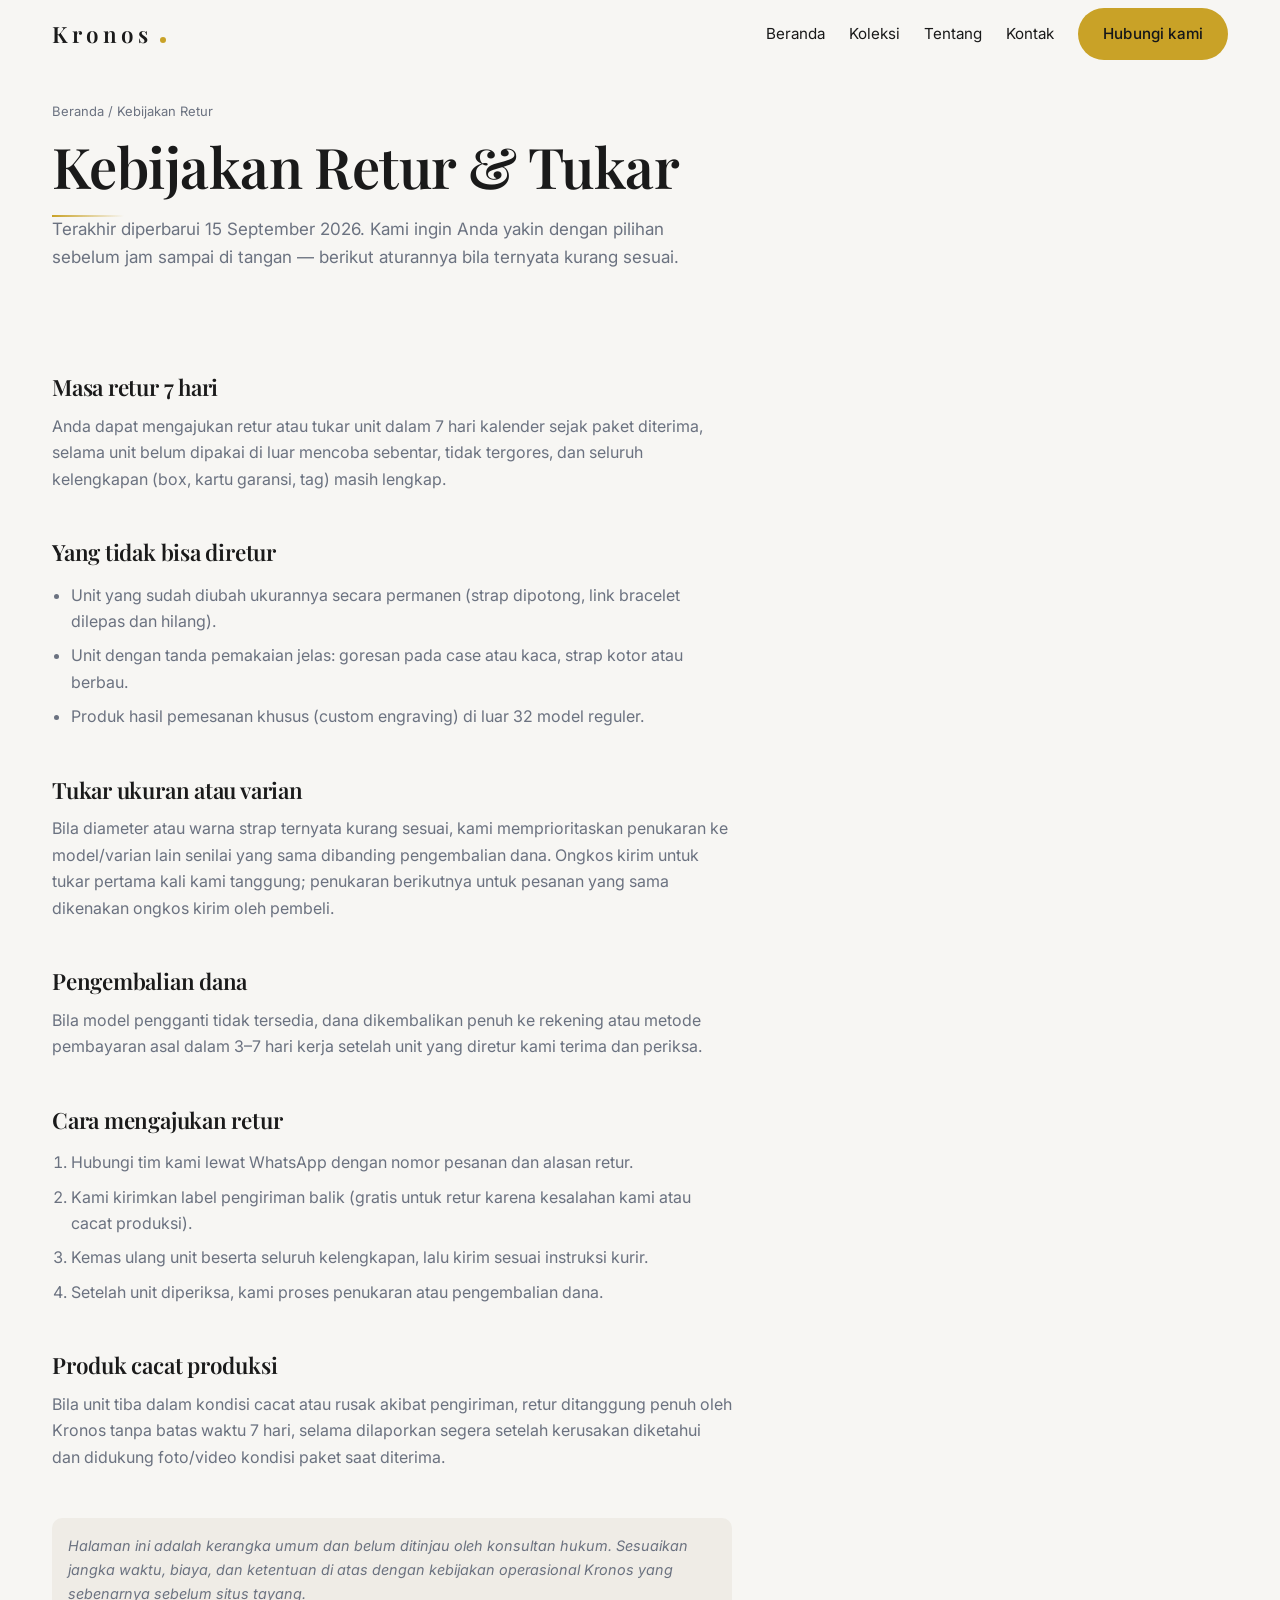
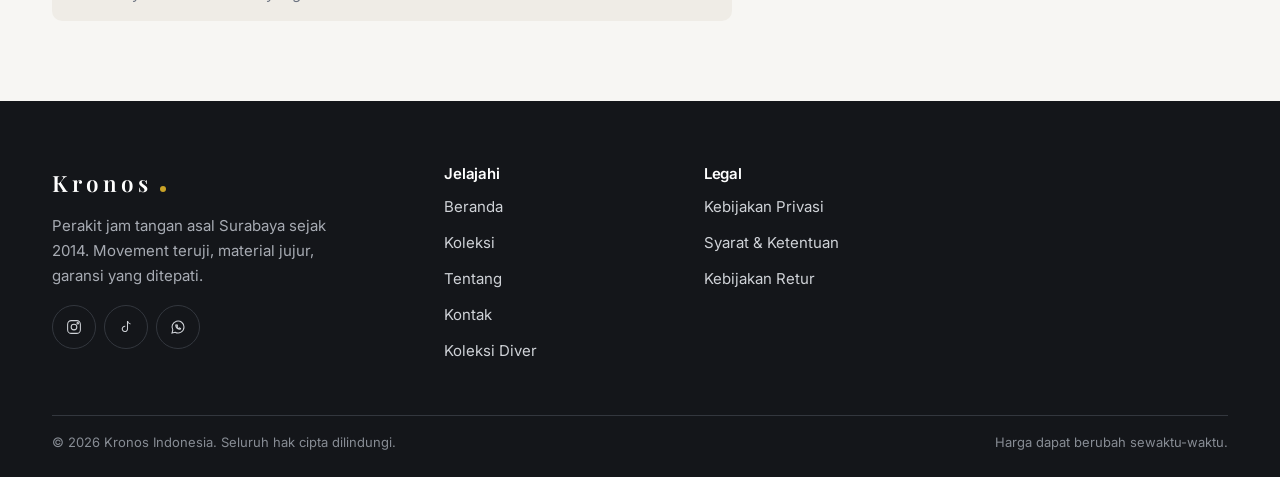
<file: kebijakan-retur.html>
<!DOCTYPE html>
<html lang="id">
<head>
<meta charset="UTF-8">
<meta name="viewport" content="width=device-width, initial-scale=1.0">
<title>Kebijakan Retur &amp; Tukar — Kronos</title>
<meta name="description" content="Ketentuan retur, tukar ukuran, dan pengembalian dana untuk pembelian di Kronos.">
<meta name="theme-color" content="#14161A">
<meta property="og:type" content="website">
<meta property="og:site_name" content="Kronos">
<meta property="og:title" content="Kebijakan Retur &amp; Tukar — Kronos">
<meta property="og:description" content="Ketentuan retur, tukar ukuran, dan pengembalian dana untuk pembelian di Kronos.">
<meta property="og:image" content="assets/img/hero-kronos.svg">
<meta name="twitter:card" content="summary_large_image">
<meta name="robots" content="noindex">
<link rel="preconnect" href="https://fonts.googleapis.com">
<link rel="preconnect" href="https://fonts.gstatic.com" crossorigin>
<link href="https://fonts.googleapis.com/css2?family=Inter:wght@400;500;600&family=Playfair+Display:wght@500;600&display=swap" rel="stylesheet">
<link rel="icon" type="image/svg+xml" href="assets/img/favicon.svg">
<link rel="stylesheet" href="css/style.css">
</head>
<body>

<a class="lewati" href="#konten">Lompat ke konten utama</a>

<header class="situs-header">
  <div class="pembungkus situs-header__isi">
    <a class="logo" href="index.html">Kronos<span class="logo__titik" aria-hidden="true"></span></a>
    <button class="hamburger" type="button" aria-expanded="false" aria-controls="menu-utama" aria-label="Buka menu">
      <span aria-hidden="true"></span><span aria-hidden="true"></span><span aria-hidden="true"></span>
    </button>
    <nav class="nav" id="menu-utama" aria-label="Navigasi utama">
      <a class="nav__tautan" href="index.html">Beranda</a>
      <a class="nav__tautan" href="koleksi.html">Koleksi</a>
      <a class="nav__tautan" href="tentang.html">Tentang</a>
      <a class="nav__tautan" href="kontak.html">Kontak</a>
      <a class="tombol tombol--utama nav__cta" href="kontak.html">Hubungi kami</a>
    </nav>
  </div>
</header>
<button class="tirai" type="button" hidden aria-label="Tutup menu"></button>

<main id="konten">

  <section class="halaman-kepala">
    <div class="pembungkus">
      <nav class="remah" aria-label="Remah roti">
        <a href="index.html">Beranda</a><span aria-hidden="true">/</span>Kebijakan Retur
      </nav>
      <h1>Kebijakan Retur &amp; Tukar</h1>
      <p class="lede">Terakhir diperbarui 15 September 2026. Kami ingin Anda yakin dengan pilihan sebelum jam sampai di tangan — berikut aturannya bila ternyata kurang sesuai.</p>
    </div>
  </section>

  <section class="bagian bagian--rapat" aria-labelledby="judul-retur">
    <div class="pembungkus">
      <div class="prosa" data-reveal>
        <h2 id="judul-retur">Masa retur 7 hari</h2>
        <p>Anda dapat mengajukan retur atau tukar unit dalam 7 hari kalender sejak paket diterima, selama unit belum dipakai di luar mencoba sebentar, tidak tergores, dan seluruh kelengkapan (box, kartu garansi, tag) masih lengkap.</p>

        <h2>Yang tidak bisa diretur</h2>
        <ul>
          <li>Unit yang sudah diubah ukurannya secara permanen (strap dipotong, link bracelet dilepas dan hilang).</li>
          <li>Unit dengan tanda pemakaian jelas: goresan pada case atau kaca, strap kotor atau berbau.</li>
          <li>Produk hasil pemesanan khusus (custom engraving) di luar 32 model reguler.</li>
        </ul>

        <h2>Tukar ukuran atau varian</h2>
        <p>Bila diameter atau warna strap ternyata kurang sesuai, kami memprioritaskan penukaran ke model/varian lain senilai yang sama dibanding pengembalian dana. Ongkos kirim untuk tukar pertama kali kami tanggung; penukaran berikutnya untuk pesanan yang sama dikenakan ongkos kirim oleh pembeli.</p>

        <h2>Pengembalian dana</h2>
        <p>Bila model pengganti tidak tersedia, dana dikembalikan penuh ke rekening atau metode pembayaran asal dalam 3–7 hari kerja setelah unit yang diretur kami terima dan periksa.</p>

        <h2>Cara mengajukan retur</h2>
        <ol>
          <li>Hubungi tim kami lewat WhatsApp dengan nomor pesanan dan alasan retur.</li>
          <li>Kami kirimkan label pengiriman balik (gratis untuk retur karena kesalahan kami atau cacat produksi).</li>
          <li>Kemas ulang unit beserta seluruh kelengkapan, lalu kirim sesuai instruksi kurir.</li>
          <li>Setelah unit diperiksa, kami proses penukaran atau pengembalian dana.</li>
        </ol>

        <h2>Produk cacat produksi</h2>
        <p>Bila unit tiba dalam kondisi cacat atau rusak akibat pengiriman, retur ditanggung penuh oleh Kronos tanpa batas waktu 7 hari, selama dilaporkan segera setelah kerusakan diketahui dan didukung foto/video kondisi paket saat diterima.</p>

        <p class="prosa__catatan">Halaman ini adalah kerangka umum dan belum ditinjau oleh konsultan hukum. Sesuaikan jangka waktu, biaya, dan ketentuan di atas dengan kebijakan operasional Kronos yang sebenarnya sebelum situs tayang.</p>
      </div>
    </div>
  </section>

</main>

<footer class="situs-footer">
  <div class="pembungkus">
    <div class="footer__grid">
      <div class="footer__brand">
        <span class="logo">Kronos<span class="logo__titik" aria-hidden="true"></span></span>
        <p>Perakit jam tangan asal Surabaya sejak 2014. Movement teruji, material jujur, garansi yang ditepati.</p>
        <ul class="sosial">
          <li><a href="https://instagram.com" target="_blank" rel="noopener" aria-label="Instagram Kronos">
            <svg viewBox="0 0 24 24" width="18" height="18" fill="none" stroke="currentColor" stroke-width="1.4" aria-hidden="true"><rect x="3.5" y="3.5" width="17" height="17" rx="5"/><circle cx="12" cy="12" r="3.8"/><circle cx="17" cy="7" r="1"/></svg>
          </a></li>
          <li><a href="https://tiktok.com" target="_blank" rel="noopener" aria-label="TikTok Kronos">
            <svg viewBox="0 0 24 24" width="18" height="18" fill="none" stroke="currentColor" stroke-width="1.4" aria-hidden="true"><path d="M14 4v10.5a3.5 3.5 0 11-3-3.46"/><path d="M14 4c.4 2.2 1.9 3.6 4 3.9"/></svg>
          </a></li>
          <li><a href="https://wa.me/6281234567890" target="_blank" rel="noopener" aria-label="WhatsApp Kronos">
            <svg viewBox="0 0 24 24" width="18" height="18" fill="none" stroke="currentColor" stroke-width="1.4" aria-hidden="true"><path d="M20 12a8 8 0 01-11.8 7L4 20l1.1-4A8 8 0 1120 12z"/><path d="M9 9.5c0 3 2.5 5.5 5.5 5.5.6 0 1-.4 1-1l-1.6-.8-1 1c-1-.5-1.9-1.4-2.4-2.4l1-1L10.7 9c-.6 0-1 .4-1 .5z"/></svg>
          </a></li>
        </ul>
      </div>
      <nav class="footer__nav" aria-label="Navigasi footer">
        <h3>Jelajahi</h3>
        <ul class="footer__daftar">
          <li><a href="index.html">Beranda</a></li>
          <li><a href="koleksi.html">Koleksi</a></li>
          <li><a href="tentang.html">Tentang</a></li>
          <li><a href="kontak.html">Kontak</a></li>
          <li><a href="koleksi.html?kategori=diver">Koleksi Diver</a></li>
        </ul>
      </nav>
      <div class="footer__kontak">
        <h3>Legal</h3>
        <ul class="footer__daftar">
          <li><a href="kebijakan-privasi.html">Kebijakan Privasi</a></li>
          <li><a href="syarat-ketentuan.html">Syarat &amp; Ketentuan</a></li>
          <li><a href="kebijakan-retur.html">Kebijakan Retur</a></li>
        </ul>
      </div>
    </div>
    <div class="footer__bawah">
      <span>© <span data-tahun>2026</span> Kronos Indonesia. Seluruh hak cipta dilindungi.</span>
      <span>Harga dapat berubah sewaktu-waktu.</span>
    </div>
  </div>
</footer>

<button class="ke-atas" type="button" aria-label="Kembali ke atas halaman">
  <svg viewBox="0 0 24 24" width="18" height="18" fill="none" stroke="currentColor" stroke-width="1.6" aria-hidden="true"><path d="M12 19V6"/><path d="M6 11.5L12 5.5l6 6"/></svg>
</button>

<script src="js/main.js"></script>
</body>
</html>
</file>
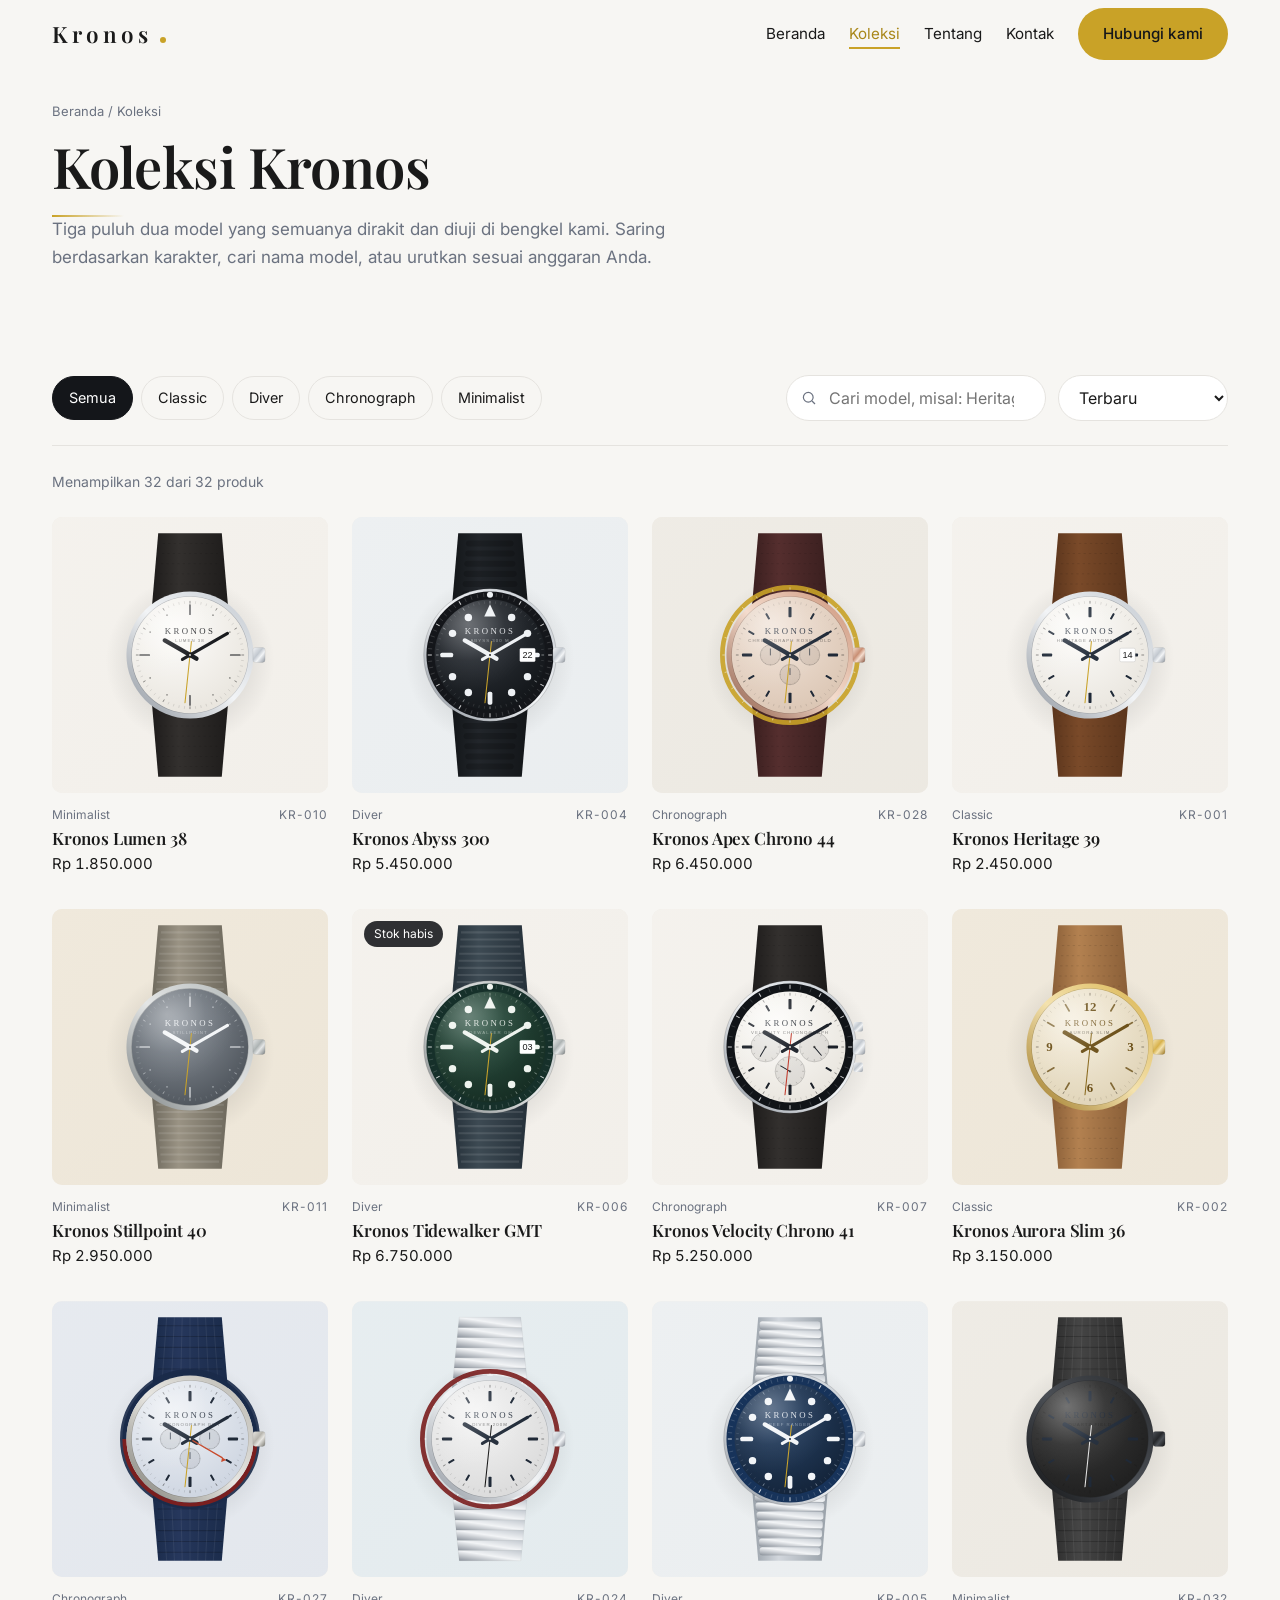
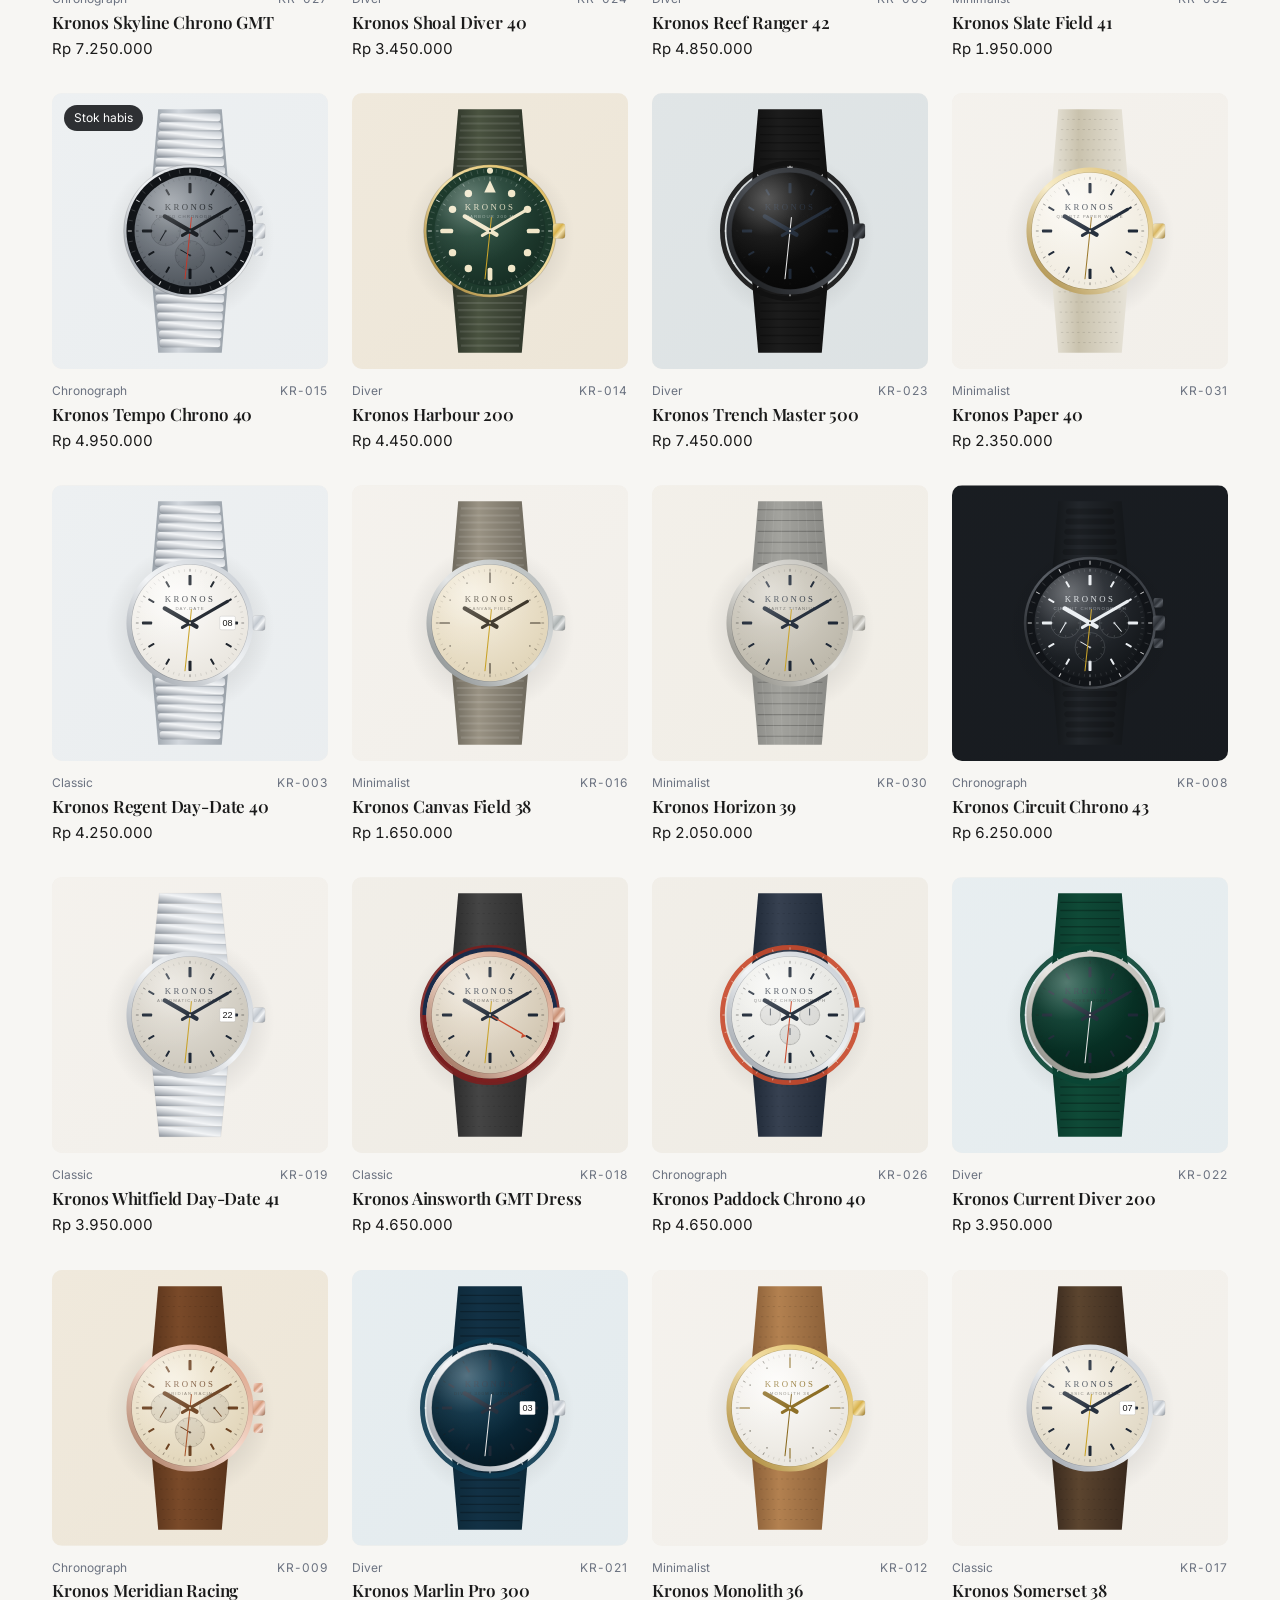
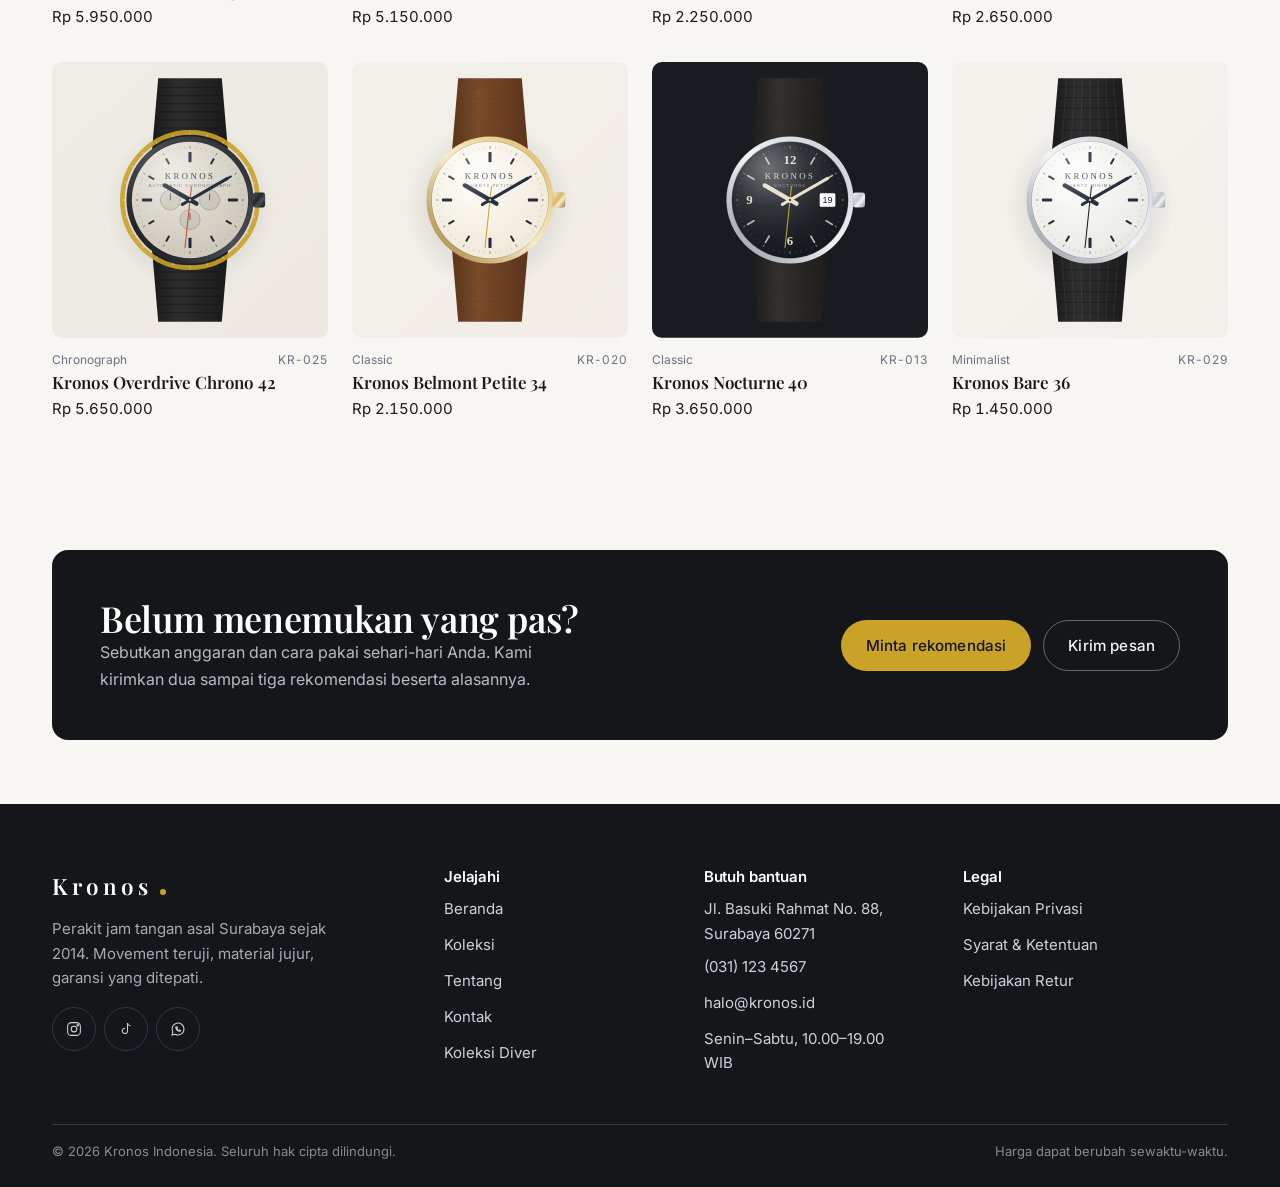
<file: koleksi.html>
<!DOCTYPE html>
<html lang="id">
<head>
<meta charset="UTF-8">
<meta name="viewport" content="width=device-width, initial-scale=1.0">
<title>Koleksi Jam Tangan — Kronos</title>
<meta name="description" content="Jelajahi koleksi lengkap jam tangan Kronos: classic, diver, chronograph, dan minimalist.">
<meta name="theme-color" content="#14161A">
<meta property="og:type" content="website">
<meta property="og:site_name" content="Kronos">
<meta property="og:title" content="Koleksi Jam Tangan — Kronos">
<meta property="og:description" content="32 model jam tangan Kronos, lengkap dengan filter kategori, pencarian, dan urutan harga.">
<meta property="og:image" content="assets/img/hero-kronos.svg">
<meta name="twitter:card" content="summary_large_image">
<link rel="preconnect" href="https://fonts.googleapis.com">
<link rel="preconnect" href="https://fonts.gstatic.com" crossorigin>
<link href="https://fonts.googleapis.com/css2?family=Inter:wght@400;500;600&family=Playfair+Display:wght@500;600&display=swap" rel="stylesheet">
<link rel="icon" type="image/svg+xml" href="assets/img/favicon.svg">
<link rel="stylesheet" href="css/style.css">
</head>
<body>

<a class="lewati" href="#konten">Lompat ke konten utama</a>

<header class="situs-header">
  <div class="pembungkus situs-header__isi">
    <a class="logo" href="index.html">Kronos<span class="logo__titik" aria-hidden="true"></span></a>
    <button class="hamburger" type="button" aria-expanded="false" aria-controls="menu-utama" aria-label="Buka menu">
      <span aria-hidden="true"></span><span aria-hidden="true"></span><span aria-hidden="true"></span>
    </button>
    <nav class="nav" id="menu-utama" aria-label="Navigasi utama">
      <a class="nav__tautan" href="index.html">Beranda</a>
      <a class="nav__tautan" href="koleksi.html">Koleksi</a>
      <a class="nav__tautan" href="tentang.html">Tentang</a>
      <a class="nav__tautan" href="kontak.html">Kontak</a>
      <a class="tombol tombol--utama nav__cta" href="kontak.html">Hubungi kami</a>
    </nav>
  </div>
</header>
<button class="tirai" type="button" hidden aria-label="Tutup menu"></button>

<main id="konten">

  <section class="halaman-kepala">
    <div class="pembungkus">
      <nav class="remah" aria-label="Remah roti">
        <a href="index.html">Beranda</a><span aria-hidden="true">/</span>Koleksi
      </nav>
      <h1>Koleksi Kronos</h1>
      <p class="lede">Tiga puluh dua model yang semuanya dirakit dan diuji di bengkel kami. Saring berdasarkan karakter, cari nama model, atau urutkan sesuai anggaran Anda.</p>
    </div>
  </section>

  <section class="bagian bagian--rapat" aria-labelledby="judul-katalog">
    <div class="pembungkus">
      <h2 class="sr-only" id="judul-katalog">Daftar produk</h2>

      <div class="toolbar" data-reveal>
        <div class="filter" role="group" aria-label="Saring berdasarkan kategori">
          <button class="filter__tombol filter__tombol--aktif" type="button" data-kategori="semua" aria-pressed="true">Semua</button>
          <button class="filter__tombol" type="button" data-kategori="classic" aria-pressed="false">Classic</button>
          <button class="filter__tombol" type="button" data-kategori="diver" aria-pressed="false">Diver</button>
          <button class="filter__tombol" type="button" data-kategori="chronograph" aria-pressed="false">Chronograph</button>
          <button class="filter__tombol" type="button" data-kategori="minimalist" aria-pressed="false">Minimalist</button>
        </div>

        <div class="kendali">
          <div class="bidang-cari">
            <svg viewBox="0 0 24 24" fill="none" stroke="currentColor" stroke-width="1.6" aria-hidden="true"><circle cx="11" cy="11" r="6.5"/><path d="M16 16l4 4"/></svg>
            <label class="sr-only" for="pencarian">Cari nama model</label>
            <input type="search" id="pencarian" name="pencarian" placeholder="Cari model, misal: Heritage" autocomplete="off">
          </div>
          <div>
            <label class="sr-only" for="urutan">Urutkan produk</label>
            <select id="urutan" name="urutan">
              <option value="terbaru">Terbaru</option>
              <option value="termurah">Harga terendah</option>
              <option value="termahal">Harga tertinggi</option>
            </select>
          </div>
        </div>
      </div>

      <p class="hitungan" id="hitungan" role="status">Menampilkan 32 dari 32 produk</p>

      <div class="grid-produk" id="grid-koleksi" data-reveal></div>

      <div class="kosong" id="kosong" hidden>
        <h3>Tidak ada model yang cocok</h3>
        <p>Coba kata kunci lain atau kembalikan filter ke Semua untuk melihat seluruh koleksi.</p>
        <p><button class="tombol tombol--gelap" type="button" id="reset-filter">Tampilkan semua produk</button></p>
      </div>
    </div>
  </section>

  <section class="bagian bagian--rapat">
    <div class="pembungkus">
      <div class="banner" data-reveal>
        <div>
          <h2>Belum menemukan yang pas?</h2>
          <p>Sebutkan anggaran dan cara pakai sehari-hari Anda. Kami kirimkan dua sampai tiga rekomendasi beserta alasannya.</p>
        </div>
        <div class="banner__aksi">
          <a class="tombol tombol--utama" href="https://wa.me/6281234567890" target="_blank" rel="noopener">Minta rekomendasi</a>
          <a class="tombol tombol--garis" href="kontak.html">Kirim pesan</a>
        </div>
      </div>
    </div>
  </section>

</main>

<footer class="situs-footer">
  <div class="pembungkus">
    <div class="footer__grid">
      <div class="footer__brand">
        <span class="logo">Kronos<span class="logo__titik" aria-hidden="true"></span></span>
        <p>Perakit jam tangan asal Surabaya sejak 2014. Movement teruji, material jujur, garansi yang ditepati.</p>
        <ul class="sosial">
          <li><a href="https://instagram.com" target="_blank" rel="noopener" aria-label="Instagram Kronos">
            <svg viewBox="0 0 24 24" width="18" height="18" fill="none" stroke="currentColor" stroke-width="1.4" aria-hidden="true"><rect x="3.5" y="3.5" width="17" height="17" rx="5"/><circle cx="12" cy="12" r="3.8"/><circle cx="17" cy="7" r="1"/></svg>
          </a></li>
          <li><a href="https://tiktok.com" target="_blank" rel="noopener" aria-label="TikTok Kronos">
            <svg viewBox="0 0 24 24" width="18" height="18" fill="none" stroke="currentColor" stroke-width="1.4" aria-hidden="true"><path d="M14 4v10.5a3.5 3.5 0 11-3-3.46"/><path d="M14 4c.4 2.2 1.9 3.6 4 3.9"/></svg>
          </a></li>
          <li><a href="https://wa.me/6281234567890" target="_blank" rel="noopener" aria-label="WhatsApp Kronos">
            <svg viewBox="0 0 24 24" width="18" height="18" fill="none" stroke="currentColor" stroke-width="1.4" aria-hidden="true"><path d="M20 12a8 8 0 01-11.8 7L4 20l1.1-4A8 8 0 1120 12z"/><path d="M9 9.5c0 3 2.5 5.5 5.5 5.5.6 0 1-.4 1-1l-1.6-.8-1 1c-1-.5-1.9-1.4-2.4-2.4l1-1L10.7 9c-.6 0-1 .4-1 .5z"/></svg>
          </a></li>
        </ul>
      </div>
      <nav class="footer__nav" aria-label="Navigasi footer">
        <h3>Jelajahi</h3>
        <ul class="footer__daftar">
          <li><a href="index.html">Beranda</a></li>
          <li><a href="koleksi.html">Koleksi</a></li>
          <li><a href="tentang.html">Tentang</a></li>
          <li><a href="kontak.html">Kontak</a></li>
          <li><a href="koleksi.html?kategori=diver">Koleksi Diver</a></li>
        </ul>
      </nav>
      <div class="footer__kontak">
        <h3>Butuh bantuan</h3>
        <ul class="footer__daftar">
          <li>Jl. Basuki Rahmat No. 88, Surabaya 60271</li>
          <li><a href="tel:+62311234567">(031) 123 4567</a></li>
          <li><a href="mailto:halo@kronos.id">halo@kronos.id</a></li>
          <li>Senin–Sabtu, 10.00–19.00 WIB</li>
        </ul>
      </div>
      <div class="footer__kontak">
        <h3>Legal</h3>
        <ul class="footer__daftar">
          <li><a href="kebijakan-privasi.html">Kebijakan Privasi</a></li>
          <li><a href="syarat-ketentuan.html">Syarat &amp; Ketentuan</a></li>
          <li><a href="kebijakan-retur.html">Kebijakan Retur</a></li>
        </ul>
      </div>
    </div>
    <div class="footer__bawah">
      <span>© <span data-tahun>2026</span> Kronos Indonesia. Seluruh hak cipta dilindungi.</span>
      <span>Harga dapat berubah sewaktu-waktu.</span>
    </div>
  </div>
</footer>

<button class="ke-atas" type="button" aria-label="Kembali ke atas halaman">
  <svg viewBox="0 0 24 24" width="18" height="18" fill="none" stroke="currentColor" stroke-width="1.6" aria-hidden="true"><path d="M12 19V6"/><path d="M6 11.5L12 5.5l6 6"/></svg>
</button>

<script src="js/main.js"></script>
</body>
</html>
</file>
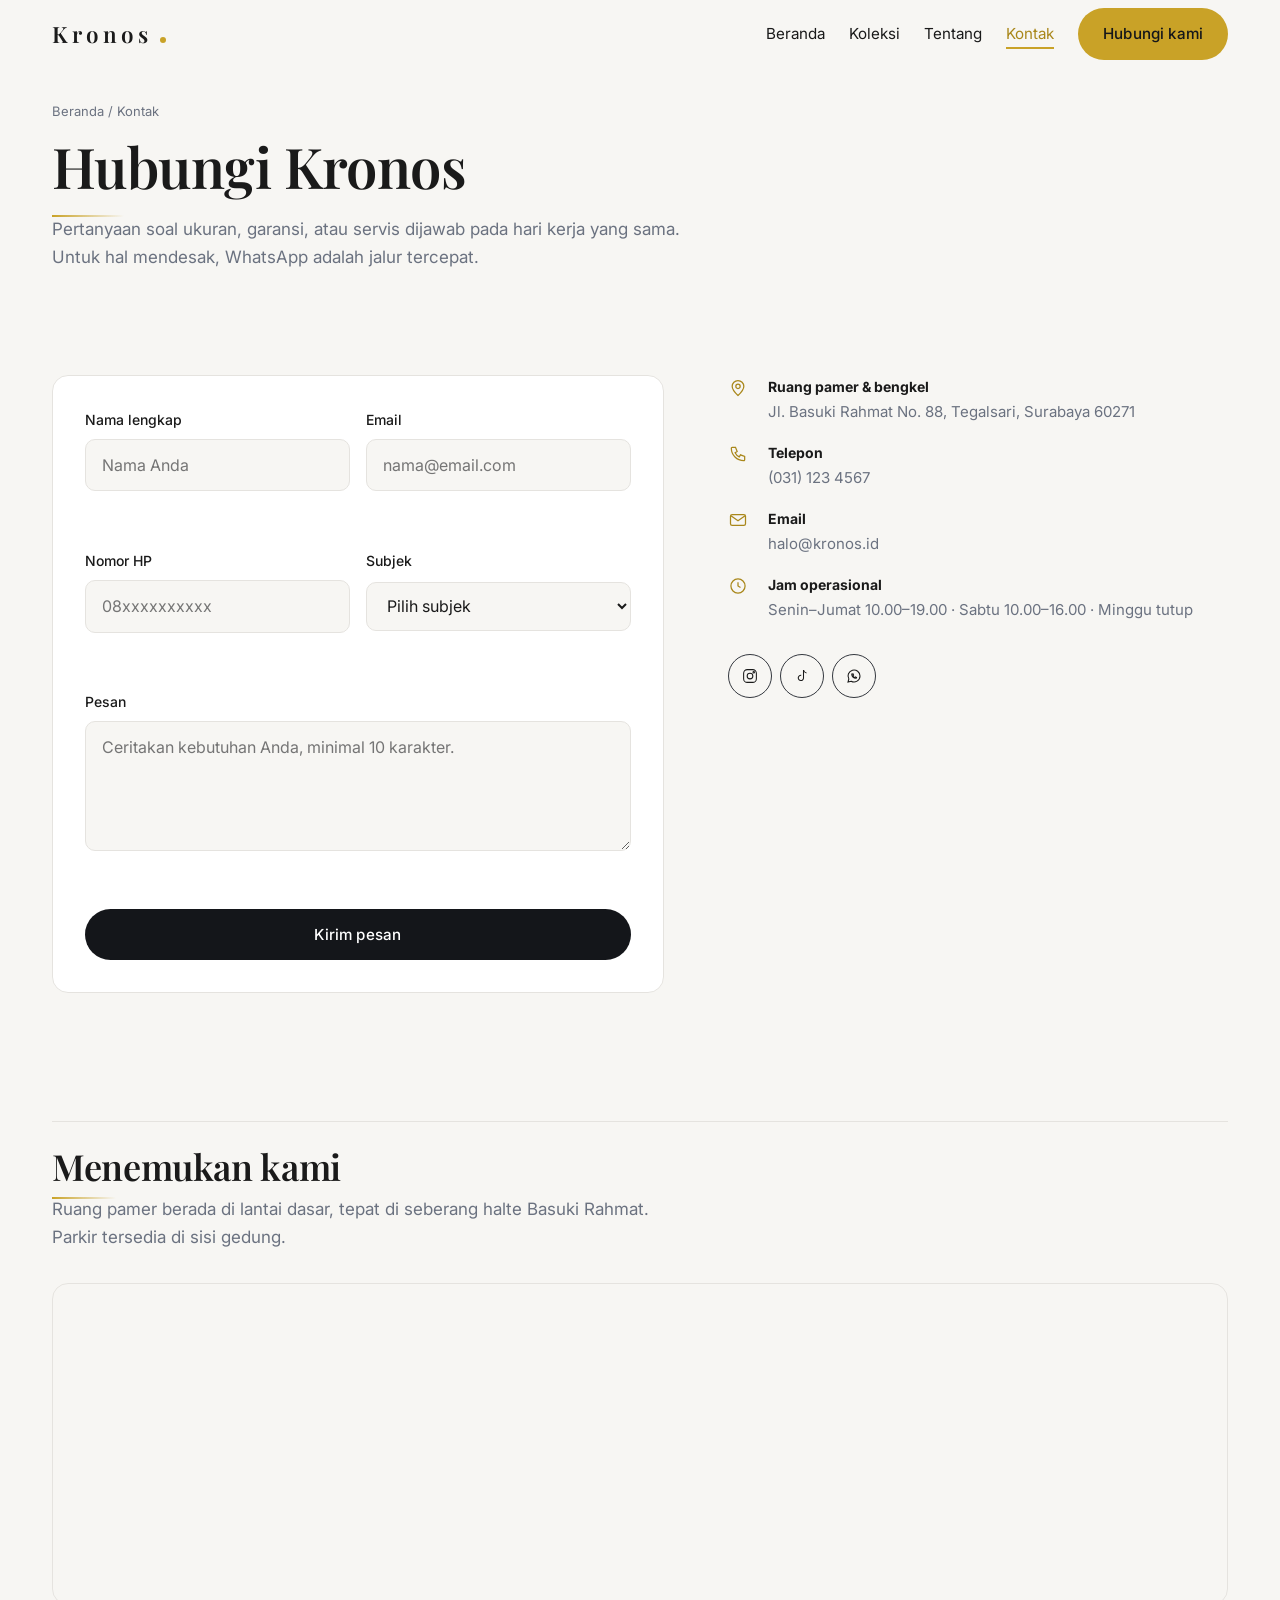
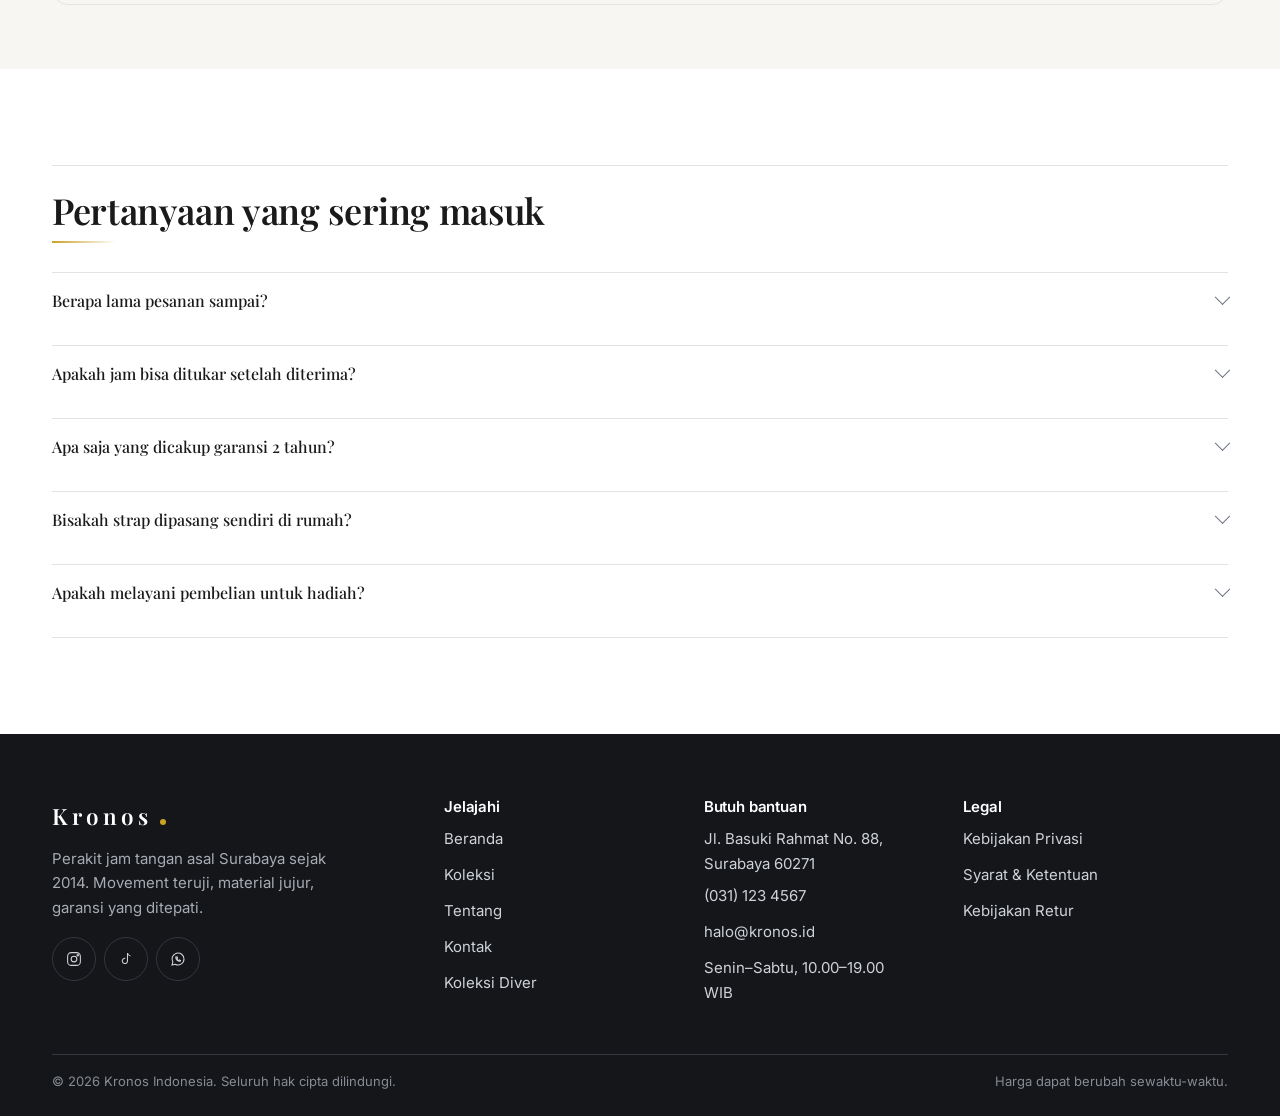
<file: kontak.html>
<!DOCTYPE html>
<html lang="id">
<head>
<meta charset="UTF-8">
<meta name="viewport" content="width=device-width, initial-scale=1.0">
<title>Kontak — Kronos</title>
<meta name="description" content="Hubungi Kronos untuk konsultasi produk, servis, dan informasi garansi.">
<meta name="theme-color" content="#14161A">
<meta property="og:type" content="website">
<meta property="og:site_name" content="Kronos">
<meta property="og:title" content="Kontak — Kronos">
<meta property="og:description" content="Alamat ruang pamer, jam operasional, dan kanal bantuan Kronos di Surabaya.">
<meta property="og:image" content="assets/img/hero-kronos.svg">
<meta name="twitter:card" content="summary_large_image">
<link rel="preconnect" href="https://fonts.googleapis.com">
<link rel="preconnect" href="https://fonts.gstatic.com" crossorigin>
<link href="https://fonts.googleapis.com/css2?family=Inter:wght@400;500;600&family=Playfair+Display:wght@500;600&display=swap" rel="stylesheet">
<link rel="icon" type="image/svg+xml" href="assets/img/favicon.svg">
<link rel="stylesheet" href="css/style.css">
</head>
<body>

<a class="lewati" href="#konten">Lompat ke konten utama</a>

<header class="situs-header">
  <div class="pembungkus situs-header__isi">
    <a class="logo" href="index.html">Kronos<span class="logo__titik" aria-hidden="true"></span></a>
    <button class="hamburger" type="button" aria-expanded="false" aria-controls="menu-utama" aria-label="Buka menu">
      <span aria-hidden="true"></span><span aria-hidden="true"></span><span aria-hidden="true"></span>
    </button>
    <nav class="nav" id="menu-utama" aria-label="Navigasi utama">
      <a class="nav__tautan" href="index.html">Beranda</a>
      <a class="nav__tautan" href="koleksi.html">Koleksi</a>
      <a class="nav__tautan" href="tentang.html">Tentang</a>
      <a class="nav__tautan" href="kontak.html">Kontak</a>
      <a class="tombol tombol--utama nav__cta" href="kontak.html">Hubungi kami</a>
    </nav>
  </div>
</header>
<button class="tirai" type="button" hidden aria-label="Tutup menu"></button>

<main id="konten">

  <section class="halaman-kepala">
    <div class="pembungkus">
      <nav class="remah" aria-label="Remah roti">
        <a href="index.html">Beranda</a><span aria-hidden="true">/</span>Kontak
      </nav>
      <h1>Hubungi Kronos</h1>
      <p class="lede">Pertanyaan soal ukuran, garansi, atau servis dijawab pada hari kerja yang sama. Untuk hal mendesak, WhatsApp adalah jalur tercepat.</p>
    </div>
  </section>

  <section class="bagian bagian--rapat" aria-labelledby="judul-kontak">
    <div class="pembungkus kontak">
      <h2 class="sr-only" id="judul-kontak">Formulir dan informasi kontak</h2>

      <!-- Form kontak -->
      <form class="form" id="form-kontak" novalidate data-reveal="kiri">
        <div class="sukses" id="form-sukses" role="status" tabindex="-1" hidden>
          <svg viewBox="0 0 24 24" width="22" height="22" fill="none" stroke="currentColor" stroke-width="1.6" aria-hidden="true"><circle cx="12" cy="12" r="9"/><path d="M8 12.2l2.6 2.6L16 9.4"/></svg>
          <p>Pesan Anda terkirim. Tim kami membalas paling lambat satu hari kerja lewat email yang Anda tulis.</p>
        </div>

        <div class="form__baris">
          <div class="bidang">
            <label for="nama">Nama lengkap</label>
            <input type="text" id="nama" name="nama" autocomplete="name" placeholder="Nama Anda">
            <p class="galat" id="error-nama"></p>
          </div>
          <div class="bidang">
            <label for="email">Email</label>
            <input type="email" id="email" name="email" autocomplete="email" placeholder="nama@email.com">
            <p class="galat" id="error-email"></p>
          </div>
        </div>

        <div class="form__baris">
          <div class="bidang">
            <label for="telepon">Nomor HP</label>
            <input type="tel" id="telepon" name="telepon" inputmode="numeric" autocomplete="tel" placeholder="08xxxxxxxxxx">
            <p class="galat" id="error-telepon"></p>
          </div>
          <div class="bidang">
            <label for="subjek">Subjek</label>
            <select id="subjek" name="subjek">
              <option value="">Pilih subjek</option>
              <option value="produk">Konsultasi produk</option>
              <option value="pesanan">Status pesanan</option>
              <option value="garansi">Klaim garansi</option>
              <option value="servis">Servis &amp; perawatan</option>
              <option value="lainnya">Lainnya</option>
            </select>
            <p class="galat" id="error-subjek"></p>
          </div>
        </div>

        <div class="bidang">
          <label for="pesan">Pesan</label>
          <textarea id="pesan" name="pesan" placeholder="Ceritakan kebutuhan Anda, minimal 10 karakter."></textarea>
          <p class="galat" id="error-pesan"></p>
        </div>

        <button class="tombol tombol--gelap tombol--penuh" type="submit">Kirim pesan</button>
      </form>

      <!-- Informasi kontak -->
      <div class="kontak__info" data-reveal="kanan">
        <ul class="info-daftar">
          <li>
            <svg viewBox="0 0 24 24" fill="none" stroke="currentColor" stroke-width="1.5" aria-hidden="true"><path d="M12 21s7-6.3 7-11a7 7 0 10-14 0c0 4.7 7 11 7 11z"/><circle cx="12" cy="10" r="2.6"/></svg>
            <div>
              <strong>Ruang pamer &amp; bengkel</strong>
              <span>Jl. Basuki Rahmat No. 88, Tegalsari, Surabaya 60271</span>
            </div>
          </li>
          <li>
            <svg viewBox="0 0 24 24" fill="none" stroke="currentColor" stroke-width="1.5" aria-hidden="true"><path d="M5 4h4l2 5-2.5 1.5a11 11 0 005 5L15 13l5 2v4a1 1 0 01-1.1 1A15 15 0 014 5.1 1 1 0 015 4z"/></svg>
            <div>
              <strong>Telepon</strong>
              <a href="tel:+62311234567">(031) 123 4567</a>
            </div>
          </li>
          <li>
            <svg viewBox="0 0 24 24" fill="none" stroke="currentColor" stroke-width="1.5" aria-hidden="true"><rect x="3" y="5.5" width="18" height="13" rx="2"/><path d="M3.5 7l8.5 6 8.5-6"/></svg>
            <div>
              <strong>Email</strong>
              <a href="mailto:halo@kronos.id">halo@kronos.id</a>
            </div>
          </li>
          <li>
            <svg viewBox="0 0 24 24" fill="none" stroke="currentColor" stroke-width="1.5" aria-hidden="true"><circle cx="12" cy="12" r="8.5"/><path d="M12 7.5V12l3 1.8"/></svg>
            <div>
              <strong>Jam operasional</strong>
              <span>Senin–Jumat 10.00–19.00 · Sabtu 10.00–16.00 · Minggu tutup</span>
            </div>
          </li>
        </ul>

        <ul class="sosial" aria-label="Media sosial Kronos">
          <li><a href="https://instagram.com" target="_blank" rel="noopener" aria-label="Instagram Kronos">
            <svg viewBox="0 0 24 24" width="18" height="18" fill="none" stroke="currentColor" stroke-width="1.4" aria-hidden="true"><rect x="3.5" y="3.5" width="17" height="17" rx="5"/><circle cx="12" cy="12" r="3.8"/><circle cx="17" cy="7" r="1"/></svg>
          </a></li>
          <li><a href="https://tiktok.com" target="_blank" rel="noopener" aria-label="TikTok Kronos">
            <svg viewBox="0 0 24 24" width="18" height="18" fill="none" stroke="currentColor" stroke-width="1.4" aria-hidden="true"><path d="M14 4v10.5a3.5 3.5 0 11-3-3.46"/><path d="M14 4c.4 2.2 1.9 3.6 4 3.9"/></svg>
          </a></li>
          <li><a href="https://wa.me/6281234567890" target="_blank" rel="noopener" aria-label="WhatsApp Kronos">
            <svg viewBox="0 0 24 24" width="18" height="18" fill="none" stroke="currentColor" stroke-width="1.4" aria-hidden="true"><path d="M20 12a8 8 0 01-11.8 7L4 20l1.1-4A8 8 0 1120 12z"/><path d="M9 9.5c0 3 2.5 5.5 5.5 5.5.6 0 1-.4 1-1l-1.6-.8-1 1c-1-.5-1.9-1.4-2.4-2.4l1-1L10.7 9c-.6 0-1 .4-1 .5z"/></svg>
          </a></li>
        </ul>
      </div>
    </div>
  </section>

  <!-- Peta -->
  <section class="bagian bagian--rapat" aria-labelledby="judul-peta">
    <div class="pembungkus">
      <div class="kepala-bagian" data-reveal>
        <h2 id="judul-peta">Menemukan kami</h2>
        <p class="lede">Ruang pamer berada di lantai dasar, tepat di seberang halte Basuki Rahmat. Parkir tersedia di sisi gedung.</p>
      </div>
      <div class="peta" data-reveal="zoom">
        <iframe
          src="https://www.google.com/maps?q=Jalan%20Basuki%20Rahmat%20Surabaya&output=embed"
          title="Peta lokasi ruang pamer Kronos di Jalan Basuki Rahmat, Surabaya"
          loading="lazy"
          referrerpolicy="no-referrer-when-downgrade"></iframe>
      </div>
    </div>
  </section>

  <!-- FAQ -->
  <section class="bagian bagian--terang" aria-labelledby="judul-faq">
    <div class="pembungkus">
      <div class="kepala-bagian" data-reveal>
        <h2 id="judul-faq">Pertanyaan yang sering masuk</h2>
      </div>
      <div class="akordeon" data-reveal>
        <div class="akordeon__item">
          <h3>
            <button class="akordeon__tombol" type="button" aria-expanded="false" aria-controls="faq-1" id="faq-tombol-1">Berapa lama pesanan sampai?</button>
          </h3>
          <div class="akordeon__panel" id="faq-1" role="region" aria-labelledby="faq-tombol-1" hidden>
            <p>Satu sampai dua hari untuk Jawa dan tiga sampai lima hari untuk luar Jawa, dihitung sejak pesanan dikonfirmasi. Ongkos kirim dan asuransi ditanggung Kronos.</p>
          </div>
        </div>
        <div class="akordeon__item">
          <h3>
            <button class="akordeon__tombol" type="button" aria-expanded="false" aria-controls="faq-2" id="faq-tombol-2">Apakah jam bisa ditukar setelah diterima?</button>
          </h3>
          <div class="akordeon__panel" id="faq-2" role="region" aria-labelledby="faq-tombol-2" hidden>
            <p>Bisa, dalam tujuh hari sejak paket diterima, selama jam belum dipakai di luar ruangan dan kelengkapannya utuh. Penukaran ukuran atau model tidak dikenakan biaya tambahan selain selisih harga.</p>
          </div>
        </div>
        <div class="akordeon__item">
          <h3>
            <button class="akordeon__tombol" type="button" aria-expanded="false" aria-controls="faq-3" id="faq-tombol-3">Apa saja yang dicakup garansi 2 tahun?</button>
          </h3>
          <div class="akordeon__panel" id="faq-3" role="region" aria-labelledby="faq-tombol-3" hidden>
            <p>Movement dan hasil perakitan. Baterai, tali, kaca pecah karena benturan, serta goresan pemakaian tidak termasuk. Klaim cukup dengan nomor pada kartu garansi, tanpa perlu struk pembelian.</p>
          </div>
        </div>
        <div class="akordeon__item">
          <h3>
            <button class="akordeon__tombol" type="button" aria-expanded="false" aria-controls="faq-4" id="faq-tombol-4">Bisakah strap dipasang sendiri di rumah?</button>
          </h3>
          <div class="akordeon__panel" id="faq-4" role="region" aria-labelledby="faq-tombol-4" hidden>
            <p>Bisa. Seluruh model memakai spring bar quick release, jadi strap dapat dilepas tanpa alat. Bila Anda ragu, bawa ke ruang pamer dan kami pasangkan gratis.</p>
          </div>
        </div>
        <div class="akordeon__item">
          <h3>
            <button class="akordeon__tombol" type="button" aria-expanded="false" aria-controls="faq-5" id="faq-tombol-5">Apakah melayani pembelian untuk hadiah?</button>
          </h3>
          <div class="akordeon__panel" id="faq-5" role="region" aria-labelledby="faq-tombol-5" hidden>
            <p>Ya. Kami sediakan kotak hadiah dan kartu ucapan tanpa biaya, serta nota tanpa harga di dalam paket. Sebutkan permintaan ini saat memesan lewat WhatsApp.</p>
          </div>
        </div>
      </div>
    </div>
  </section>

</main>

<footer class="situs-footer">
  <div class="pembungkus">
    <div class="footer__grid">
      <div class="footer__brand">
        <span class="logo">Kronos<span class="logo__titik" aria-hidden="true"></span></span>
        <p>Perakit jam tangan asal Surabaya sejak 2014. Movement teruji, material jujur, garansi yang ditepati.</p>
        <ul class="sosial">
          <li><a href="https://instagram.com" target="_blank" rel="noopener" aria-label="Instagram Kronos">
            <svg viewBox="0 0 24 24" width="18" height="18" fill="none" stroke="currentColor" stroke-width="1.4" aria-hidden="true"><rect x="3.5" y="3.5" width="17" height="17" rx="5"/><circle cx="12" cy="12" r="3.8"/><circle cx="17" cy="7" r="1"/></svg>
          </a></li>
          <li><a href="https://tiktok.com" target="_blank" rel="noopener" aria-label="TikTok Kronos">
            <svg viewBox="0 0 24 24" width="18" height="18" fill="none" stroke="currentColor" stroke-width="1.4" aria-hidden="true"><path d="M14 4v10.5a3.5 3.5 0 11-3-3.46"/><path d="M14 4c.4 2.2 1.9 3.6 4 3.9"/></svg>
          </a></li>
          <li><a href="https://wa.me/6281234567890" target="_blank" rel="noopener" aria-label="WhatsApp Kronos">
            <svg viewBox="0 0 24 24" width="18" height="18" fill="none" stroke="currentColor" stroke-width="1.4" aria-hidden="true"><path d="M20 12a8 8 0 01-11.8 7L4 20l1.1-4A8 8 0 1120 12z"/><path d="M9 9.5c0 3 2.5 5.5 5.5 5.5.6 0 1-.4 1-1l-1.6-.8-1 1c-1-.5-1.9-1.4-2.4-2.4l1-1L10.7 9c-.6 0-1 .4-1 .5z"/></svg>
          </a></li>
        </ul>
      </div>
      <nav class="footer__nav" aria-label="Navigasi footer">
        <h3>Jelajahi</h3>
        <ul class="footer__daftar">
          <li><a href="index.html">Beranda</a></li>
          <li><a href="koleksi.html">Koleksi</a></li>
          <li><a href="tentang.html">Tentang</a></li>
          <li><a href="kontak.html">Kontak</a></li>
          <li><a href="koleksi.html?kategori=diver">Koleksi Diver</a></li>
        </ul>
      </nav>
      <div class="footer__kontak">
        <h3>Butuh bantuan</h3>
        <ul class="footer__daftar">
          <li>Jl. Basuki Rahmat No. 88, Surabaya 60271</li>
          <li><a href="tel:+62311234567">(031) 123 4567</a></li>
          <li><a href="mailto:halo@kronos.id">halo@kronos.id</a></li>
          <li>Senin–Sabtu, 10.00–19.00 WIB</li>
        </ul>
      </div>
      <div class="footer__kontak">
        <h3>Legal</h3>
        <ul class="footer__daftar">
          <li><a href="kebijakan-privasi.html">Kebijakan Privasi</a></li>
          <li><a href="syarat-ketentuan.html">Syarat &amp; Ketentuan</a></li>
          <li><a href="kebijakan-retur.html">Kebijakan Retur</a></li>
        </ul>
      </div>
    </div>
    <div class="footer__bawah">
      <span>© <span data-tahun>2026</span> Kronos Indonesia. Seluruh hak cipta dilindungi.</span>
      <span>Harga dapat berubah sewaktu-waktu.</span>
    </div>
  </div>
</footer>

<button class="ke-atas" type="button" aria-label="Kembali ke atas halaman">
  <svg viewBox="0 0 24 24" width="18" height="18" fill="none" stroke="currentColor" stroke-width="1.6" aria-hidden="true"><path d="M12 19V6"/><path d="M6 11.5L12 5.5l6 6"/></svg>
</button>

<script src="js/main.js"></script>
</body>
</html>
</file>
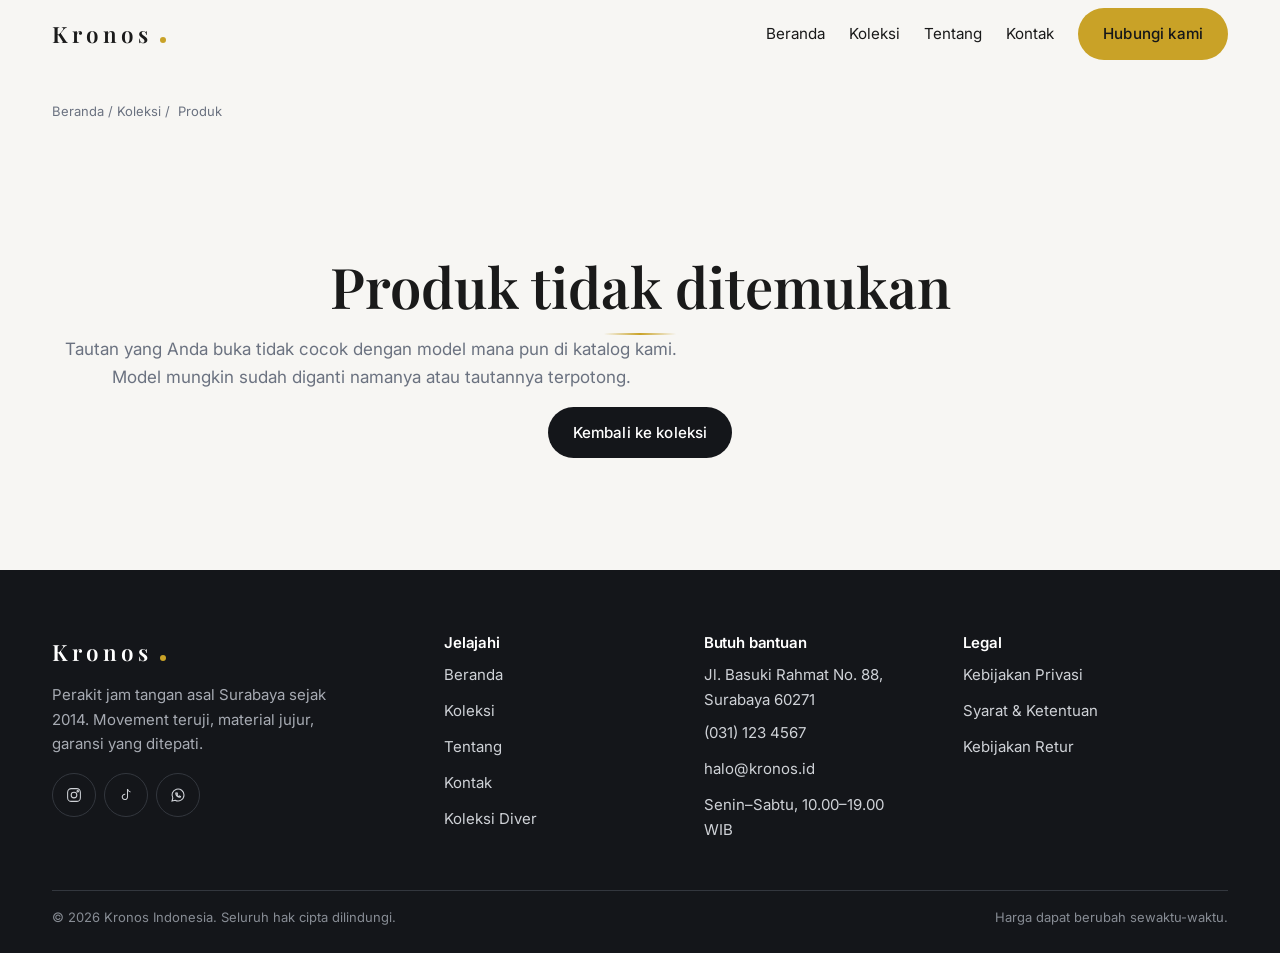
<file: produk.html>
<!DOCTYPE html>
<html lang="id">
<head>
<meta charset="UTF-8">
<meta name="viewport" content="width=device-width, initial-scale=1.0">
<title>Detail Produk — Kronos</title>
<meta name="description" content="Lihat spesifikasi lengkap, material, dan movement jam tangan pilihan Anda.">
<meta name="theme-color" content="#14161A">
<meta property="og:type" content="product">
<meta property="og:site_name" content="Kronos">
<meta property="og:title" content="Detail Produk — Kronos">
<meta property="og:description" content="Spesifikasi lengkap jam tangan Kronos: diameter, material, movement, dan ketahanan air.">
<meta property="og:image" content="assets/img/hero-kronos.svg">
<meta name="twitter:card" content="summary_large_image">
<link rel="preconnect" href="https://fonts.googleapis.com">
<link rel="preconnect" href="https://fonts.gstatic.com" crossorigin>
<link href="https://fonts.googleapis.com/css2?family=Inter:wght@400;500;600&family=Playfair+Display:wght@500;600&display=swap" rel="stylesheet">
<link rel="icon" type="image/svg+xml" href="assets/img/favicon.svg">
<link rel="stylesheet" href="css/style.css">
</head>
<body>

<a class="lewati" href="#konten">Lompat ke konten utama</a>

<header class="situs-header">
  <div class="pembungkus situs-header__isi">
    <a class="logo" href="index.html">Kronos<span class="logo__titik" aria-hidden="true"></span></a>
    <button class="hamburger" type="button" aria-expanded="false" aria-controls="menu-utama" aria-label="Buka menu">
      <span aria-hidden="true"></span><span aria-hidden="true"></span><span aria-hidden="true"></span>
    </button>
    <nav class="nav" id="menu-utama" aria-label="Navigasi utama">
      <a class="nav__tautan" href="index.html">Beranda</a>
      <a class="nav__tautan" href="koleksi.html">Koleksi</a>
      <a class="nav__tautan" href="tentang.html">Tentang</a>
      <a class="nav__tautan" href="kontak.html">Kontak</a>
      <a class="tombol tombol--utama nav__cta" href="kontak.html">Hubungi kami</a>
    </nav>
  </div>
</header>
<button class="tirai" type="button" hidden aria-label="Tutup menu"></button>

<main id="konten">

  <section class="halaman-kepala">
    <div class="pembungkus">
      <nav class="remah" aria-label="Remah roti">
        <a href="index.html">Beranda</a><span aria-hidden="true">/</span><a href="koleksi.html">Koleksi</a><span aria-hidden="true">/</span><span id="remah-produk">Produk</span>
      </nav>
    </div>
  </section>

  <!-- Bila ?id= tidak cocok dengan data produk -->
  <section class="pesan-kosong" id="produk-kosong" hidden>
    <div class="pembungkus">
      <p class="judul-besar" role="heading" aria-level="1">Produk tidak ditemukan</p>
      <p class="lede">Tautan yang Anda buka tidak cocok dengan model mana pun di katalog kami. Model mungkin sudah diganti namanya atau tautannya terpotong.</p>
      <p><a class="tombol tombol--gelap" href="koleksi.html">Kembali ke koleksi</a></p>
    </div>
  </section>

  <div class="pembungkus">
    <article class="produk" id="detail-produk">

      <div class="galeri">
        <div class="galeri__utama">
          <div id="galeri-utama" class="galeri__media" role="img" aria-label=""></div>
        </div>
        <ul class="galeri__thumb" id="galeri-thumb"></ul>
      </div>

      <div class="produk__info">
        <p class="produk__meta"><span id="produk-kategori">Kategori</span><span id="produk-kode">KR-000</span></p>
        <h1 id="produk-nama">Nama produk</h1>
        <p class="produk__harga" id="produk-harga">Rp 0</p>
        <p class="stok stok--ada" id="produk-stok">Siap kirim hari ini</p>
        <p id="produk-deskripsi"></p>

        <div class="blok">
          <h2 class="blok__judul">Pilihan strap</h2>
          <div class="varian-daftar" id="produk-varian" role="group" aria-label="Pilihan strap"></div>
        </div>

        <div class="aksi-produk">
          <a class="tombol tombol--utama" id="produk-beli" href="https://wa.me/6281234567890" target="_blank" rel="noopener">Beli via WhatsApp</a>
          <a class="tombol tombol--garis" id="produk-tanya" href="https://wa.me/6281234567890" target="_blank" rel="noopener">Tanya produk</a>
        </div>

        <div class="blok">
          <h2 class="blok__judul">Spesifikasi</h2>
          <div class="tabel-bungkus">
            <table class="tabel-spek" id="tabel-spesifikasi">
              <caption class="sr-only">Spesifikasi teknis produk</caption>
              <tbody></tbody>
            </table>
          </div>
        </div>

        <div class="akordeon">
          <div class="akordeon__item">
            <h2>
              <button class="akordeon__tombol" type="button" aria-expanded="false" aria-controls="panel-kirim" id="tombol-kirim">Pengiriman</button>
            </h2>
            <div class="akordeon__panel" id="panel-kirim" role="region" aria-labelledby="tombol-kirim" hidden>
              <p>Pesanan yang masuk sebelum pukul 15.00 WIB dikirim di hari yang sama. Estimasi tiba 1–2 hari untuk Jawa dan 3–5 hari untuk luar Jawa.</p>
              <p>Ongkos kirim gratis ke seluruh Indonesia, termasuk asuransi paket. Nomor resi dikirim lewat WhatsApp begitu paket diserahkan ke kurir.</p>
            </div>
          </div>
          <div class="akordeon__item">
            <h2>
              <button class="akordeon__tombol" type="button" aria-expanded="false" aria-controls="panel-ukuran" id="tombol-ukuran">Panduan ukuran</button>
            </h2>
            <div class="akordeon__panel" id="panel-ukuran" role="region" aria-labelledby="tombol-ukuran" hidden>
              <p>Kronos memakai empat diameter case. Bandingkan dengan jam yang biasa Anda pakai sekarang untuk memperkirakan kecocokan di pergelangan tangan.</p>
              <div class="panduan-ukuran">
                <svg viewBox="0 0 360 140" role="img" aria-label="Perbandingan empat diameter case Kronos: 36, 39, 41, dan 42 milimeter">
                  <line x1="10" y1="120" x2="350" y2="120" stroke="#c9c5bc" stroke-width="1"/>
                  <circle cx="55" cy="90" r="18" fill="none" stroke="#c9a227" stroke-width="2"/>
                  <text x="55" y="122" text-anchor="middle" font-family="Inter,Arial,sans-serif" font-size="11" fill="#6b7280">36 mm</text>
                  <circle cx="150" cy="85" r="22.5" fill="none" stroke="#c9a227" stroke-width="2"/>
                  <text x="150" y="122" text-anchor="middle" font-family="Inter,Arial,sans-serif" font-size="11" fill="#6b7280">39 mm</text>
                  <circle cx="245" cy="82" r="24.5" fill="none" stroke="#c9a227" stroke-width="2"/>
                  <text x="245" y="122" text-anchor="middle" font-family="Inter,Arial,sans-serif" font-size="11" fill="#6b7280">41 mm</text>
                  <circle cx="330" cy="80" r="26" fill="none" stroke="#c9a227" stroke-width="2.4"/>
                  <text x="330" y="122" text-anchor="middle" font-family="Inter,Arial,sans-serif" font-size="11" fill="#1a1a1a" font-weight="600">42 mm</text>
                </svg>
              </div>
              <ul>
                <li><strong>36 mm</strong> — pas untuk pergelangan ramping (± 14–16,5 cm keliling).</li>
                <li><strong>39 mm</strong> — proporsi harian yang aman untuk hampir semua ukuran (± 15,5–18 cm).</li>
                <li><strong>41–42 mm</strong> — tampil lebih tegas, cocok untuk pergelangan lebih besar (± 17–20 cm) atau yang suka model diver/chronograph.</li>
              </ul>
              <p>Masih ragu? Kirim keliling pergelangan tangan Anda (ukur pakai meteran kain atau tali lalu diukur dengan penggaris) lewat WhatsApp, tim kami bantu bandingkan.</p>
            </div>
          </div>
          <div class="akordeon__item">
            <h2>
              <button class="akordeon__tombol" type="button" aria-expanded="false" aria-controls="panel-garansi" id="tombol-garansi">Garansi &amp; servis</button>
            </h2>
            <div class="akordeon__panel" id="panel-garansi" role="region" aria-labelledby="tombol-garansi" hidden>
              <p>Garansi 2 tahun mencakup movement dan hasil perakitan. Kerusakan akibat benturan, air yang masuk karena crown terbuka, dan goresan pemakaian tidak termasuk.</p>
              <ul>
                <li>Ganti baterai gratis selama masa garansi.</li>
                <li>Penyetelan panjang strap dan bracelet tanpa biaya, seumur pemakaian.</li>
                <li>Servis di luar garansi dikerjakan 5–10 hari kerja dengan estimasi biaya di awal.</li>
              </ul>
            </div>
          </div>
          <div class="akordeon__item">
            <h2>
              <button class="akordeon__tombol" type="button" aria-expanded="false" aria-controls="panel-rawat" id="tombol-rawat">Panduan perawatan</button>
            </h2>
            <div class="akordeon__panel" id="panel-rawat" role="region" aria-labelledby="tombol-rawat" hidden>
              <p>Bilas case dan strap karet dengan air tawar setelah terkena air laut, lalu keringkan dengan kain lembut. Pastikan crown selalu tertekan rapat sebelum berenang.</p>
              <p>Strap kulit sebaiknya dijauhkan dari air dan panas langsung. Lepaskan jam saat berolahraga berat agar movement tidak menerima guncangan berulang.</p>
            </div>
          </div>
        </div>
      </div>

    </article>
  </div>

  <section class="bagian bagian--terang" id="bagian-terkait" aria-labelledby="judul-terkait">
    <div class="pembungkus">
      <div class="kepala-bagian" data-reveal>
        <h2 id="judul-terkait">Dari keluarga yang sama</h2>
        <p class="lede">Model lain dengan karakter serupa, bila Anda ingin membandingkan ukuran atau material.</p>
      </div>
      <div class="grid-produk" id="grid-terkait" data-reveal></div>
    </div>
  </section>

</main>

<footer class="situs-footer">
  <div class="pembungkus">
    <div class="footer__grid">
      <div class="footer__brand">
        <span class="logo">Kronos<span class="logo__titik" aria-hidden="true"></span></span>
        <p>Perakit jam tangan asal Surabaya sejak 2014. Movement teruji, material jujur, garansi yang ditepati.</p>
        <ul class="sosial">
          <li><a href="https://instagram.com" target="_blank" rel="noopener" aria-label="Instagram Kronos">
            <svg viewBox="0 0 24 24" width="18" height="18" fill="none" stroke="currentColor" stroke-width="1.4" aria-hidden="true"><rect x="3.5" y="3.5" width="17" height="17" rx="5"/><circle cx="12" cy="12" r="3.8"/><circle cx="17" cy="7" r="1"/></svg>
          </a></li>
          <li><a href="https://tiktok.com" target="_blank" rel="noopener" aria-label="TikTok Kronos">
            <svg viewBox="0 0 24 24" width="18" height="18" fill="none" stroke="currentColor" stroke-width="1.4" aria-hidden="true"><path d="M14 4v10.5a3.5 3.5 0 11-3-3.46"/><path d="M14 4c.4 2.2 1.9 3.6 4 3.9"/></svg>
          </a></li>
          <li><a href="https://wa.me/6281234567890" target="_blank" rel="noopener" aria-label="WhatsApp Kronos">
            <svg viewBox="0 0 24 24" width="18" height="18" fill="none" stroke="currentColor" stroke-width="1.4" aria-hidden="true"><path d="M20 12a8 8 0 01-11.8 7L4 20l1.1-4A8 8 0 1120 12z"/><path d="M9 9.5c0 3 2.5 5.5 5.5 5.5.6 0 1-.4 1-1l-1.6-.8-1 1c-1-.5-1.9-1.4-2.4-2.4l1-1L10.7 9c-.6 0-1 .4-1 .5z"/></svg>
          </a></li>
        </ul>
      </div>
      <nav class="footer__nav" aria-label="Navigasi footer">
        <h3>Jelajahi</h3>
        <ul class="footer__daftar">
          <li><a href="index.html">Beranda</a></li>
          <li><a href="koleksi.html">Koleksi</a></li>
          <li><a href="tentang.html">Tentang</a></li>
          <li><a href="kontak.html">Kontak</a></li>
          <li><a href="koleksi.html?kategori=diver">Koleksi Diver</a></li>
        </ul>
      </nav>
      <div class="footer__kontak">
        <h3>Butuh bantuan</h3>
        <ul class="footer__daftar">
          <li>Jl. Basuki Rahmat No. 88, Surabaya 60271</li>
          <li><a href="tel:+62311234567">(031) 123 4567</a></li>
          <li><a href="mailto:halo@kronos.id">halo@kronos.id</a></li>
          <li>Senin–Sabtu, 10.00–19.00 WIB</li>
        </ul>
      </div>
      <div class="footer__kontak">
        <h3>Legal</h3>
        <ul class="footer__daftar">
          <li><a href="kebijakan-privasi.html">Kebijakan Privasi</a></li>
          <li><a href="syarat-ketentuan.html">Syarat &amp; Ketentuan</a></li>
          <li><a href="kebijakan-retur.html">Kebijakan Retur</a></li>
        </ul>
      </div>
    </div>
    <div class="footer__bawah">
      <span>© <span data-tahun>2026</span> Kronos Indonesia. Seluruh hak cipta dilindungi.</span>
      <span>Harga dapat berubah sewaktu-waktu.</span>
    </div>
  </div>
</footer>

<button class="ke-atas" type="button" aria-label="Kembali ke atas halaman">
  <svg viewBox="0 0 24 24" width="18" height="18" fill="none" stroke="currentColor" stroke-width="1.6" aria-hidden="true"><path d="M12 19V6"/><path d="M6 11.5L12 5.5l6 6"/></svg>
</button>

<script src="js/main.js"></script>
</body>
</html>
</file>
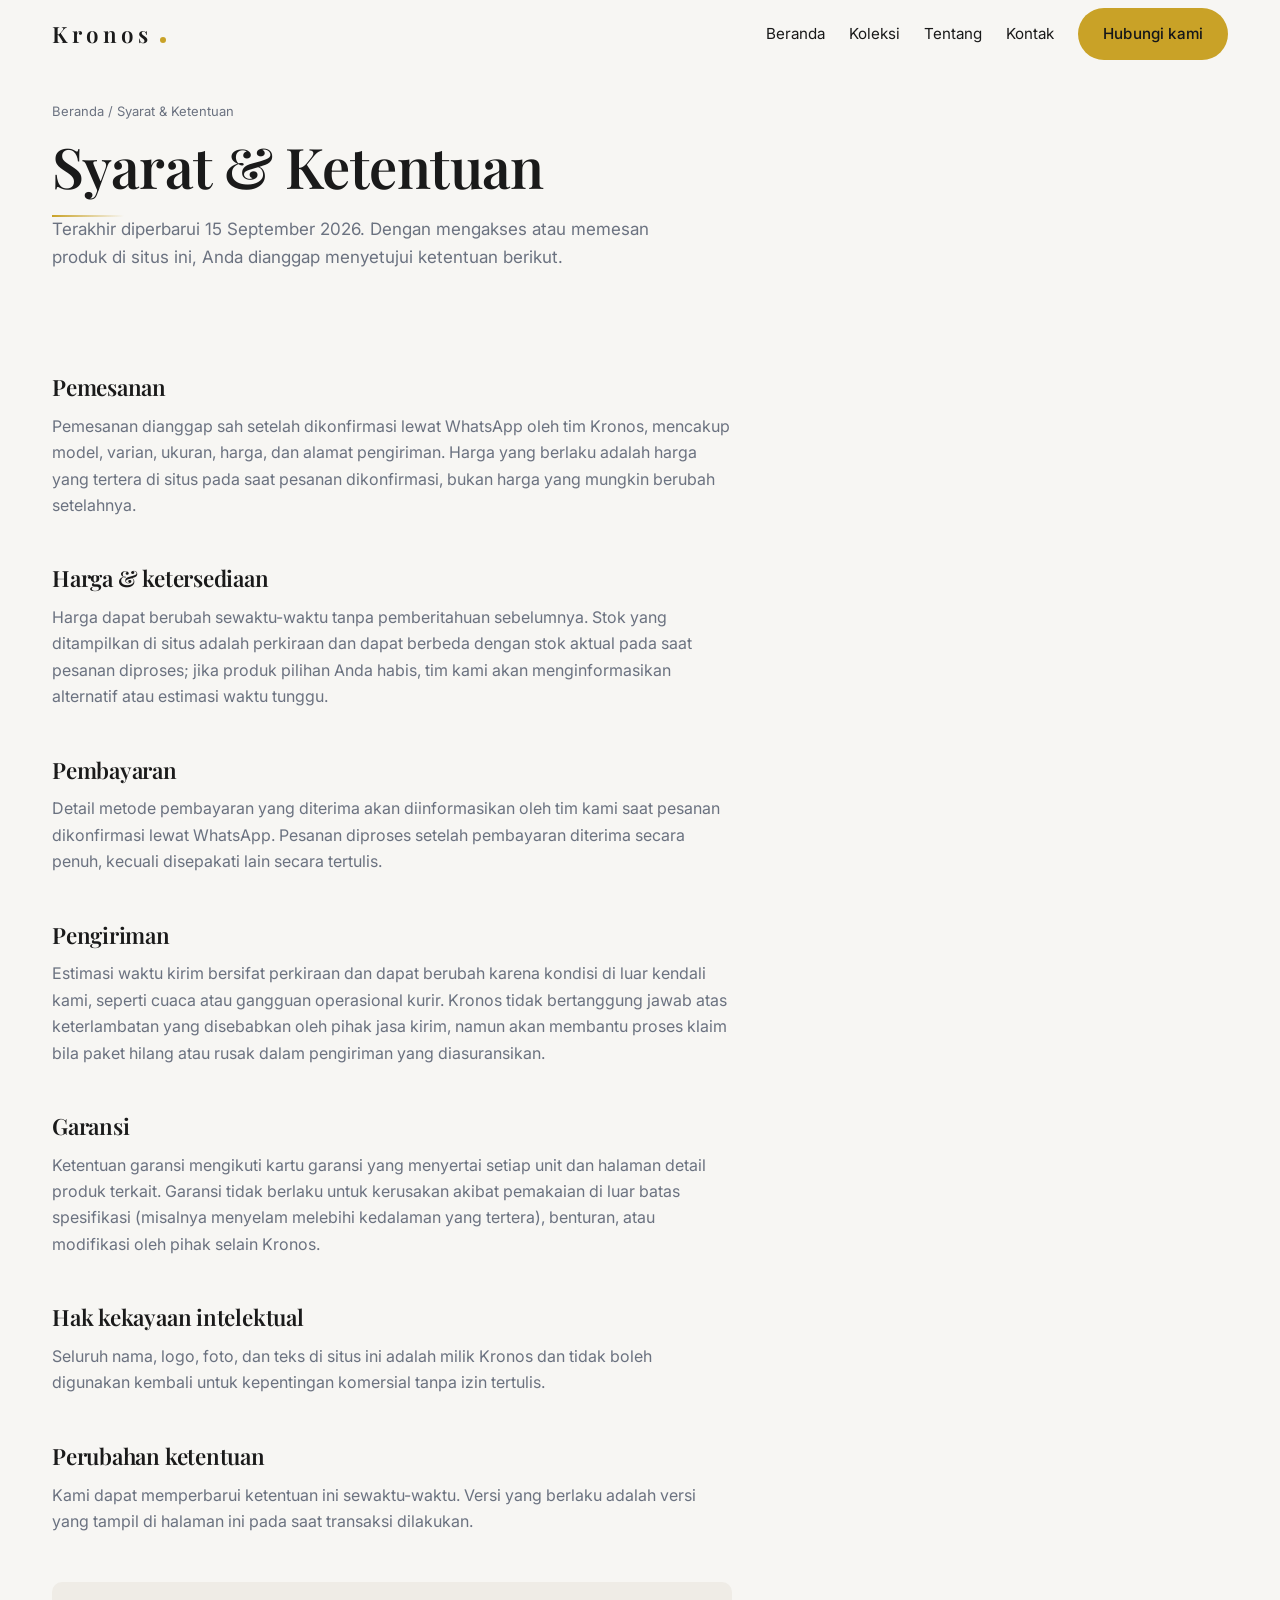
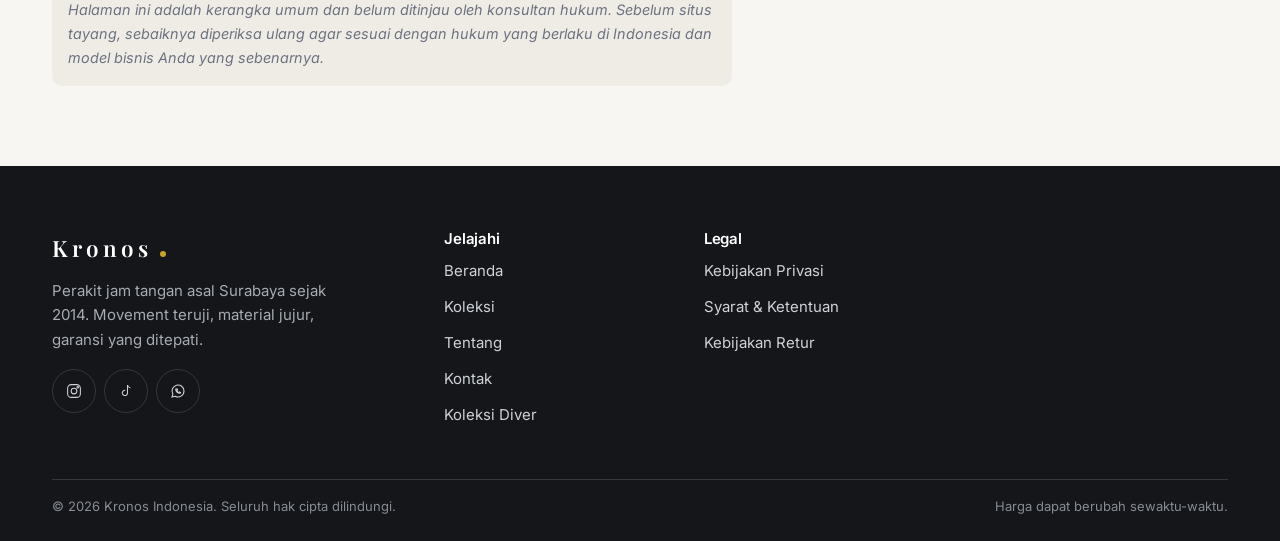
<file: syarat-ketentuan.html>
<!DOCTYPE html>
<html lang="id">
<head>
<meta charset="UTF-8">
<meta name="viewport" content="width=device-width, initial-scale=1.0">
<title>Syarat &amp; Ketentuan — Kronos</title>
<meta name="description" content="Ketentuan penggunaan situs dan pembelian produk di Kronos.">
<meta name="theme-color" content="#14161A">
<meta property="og:type" content="website">
<meta property="og:site_name" content="Kronos">
<meta property="og:title" content="Syarat &amp; Ketentuan — Kronos">
<meta property="og:description" content="Ketentuan penggunaan situs dan pembelian produk di Kronos.">
<meta property="og:image" content="assets/img/hero-kronos.svg">
<meta name="twitter:card" content="summary_large_image">
<meta name="robots" content="noindex">
<link rel="preconnect" href="https://fonts.googleapis.com">
<link rel="preconnect" href="https://fonts.gstatic.com" crossorigin>
<link href="https://fonts.googleapis.com/css2?family=Inter:wght@400;500;600&family=Playfair+Display:wght@500;600&display=swap" rel="stylesheet">
<link rel="icon" type="image/svg+xml" href="assets/img/favicon.svg">
<link rel="stylesheet" href="css/style.css">
</head>
<body>

<a class="lewati" href="#konten">Lompat ke konten utama</a>

<header class="situs-header">
  <div class="pembungkus situs-header__isi">
    <a class="logo" href="index.html">Kronos<span class="logo__titik" aria-hidden="true"></span></a>
    <button class="hamburger" type="button" aria-expanded="false" aria-controls="menu-utama" aria-label="Buka menu">
      <span aria-hidden="true"></span><span aria-hidden="true"></span><span aria-hidden="true"></span>
    </button>
    <nav class="nav" id="menu-utama" aria-label="Navigasi utama">
      <a class="nav__tautan" href="index.html">Beranda</a>
      <a class="nav__tautan" href="koleksi.html">Koleksi</a>
      <a class="nav__tautan" href="tentang.html">Tentang</a>
      <a class="nav__tautan" href="kontak.html">Kontak</a>
      <a class="tombol tombol--utama nav__cta" href="kontak.html">Hubungi kami</a>
    </nav>
  </div>
</header>
<button class="tirai" type="button" hidden aria-label="Tutup menu"></button>

<main id="konten">

  <section class="halaman-kepala">
    <div class="pembungkus">
      <nav class="remah" aria-label="Remah roti">
        <a href="index.html">Beranda</a><span aria-hidden="true">/</span>Syarat &amp; Ketentuan
      </nav>
      <h1>Syarat &amp; Ketentuan</h1>
      <p class="lede">Terakhir diperbarui 15 September 2026. Dengan mengakses atau memesan produk di situs ini, Anda dianggap menyetujui ketentuan berikut.</p>
    </div>
  </section>

  <section class="bagian bagian--rapat" aria-labelledby="judul-sk">
    <div class="pembungkus">
      <div class="prosa" data-reveal>
        <h2 id="judul-sk">Pemesanan</h2>
        <p>Pemesanan dianggap sah setelah dikonfirmasi lewat WhatsApp oleh tim Kronos, mencakup model, varian, ukuran, harga, dan alamat pengiriman. Harga yang berlaku adalah harga yang tertera di situs pada saat pesanan dikonfirmasi, bukan harga yang mungkin berubah setelahnya.</p>

        <h2>Harga &amp; ketersediaan</h2>
        <p>Harga dapat berubah sewaktu-waktu tanpa pemberitahuan sebelumnya. Stok yang ditampilkan di situs adalah perkiraan dan dapat berbeda dengan stok aktual pada saat pesanan diproses; jika produk pilihan Anda habis, tim kami akan menginformasikan alternatif atau estimasi waktu tunggu.</p>

        <h2>Pembayaran</h2>
        <p>Detail metode pembayaran yang diterima akan diinformasikan oleh tim kami saat pesanan dikonfirmasi lewat WhatsApp. Pesanan diproses setelah pembayaran diterima secara penuh, kecuali disepakati lain secara tertulis.</p>

        <h2>Pengiriman</h2>
        <p>Estimasi waktu kirim bersifat perkiraan dan dapat berubah karena kondisi di luar kendali kami, seperti cuaca atau gangguan operasional kurir. Kronos tidak bertanggung jawab atas keterlambatan yang disebabkan oleh pihak jasa kirim, namun akan membantu proses klaim bila paket hilang atau rusak dalam pengiriman yang diasuransikan.</p>

        <h2>Garansi</h2>
        <p>Ketentuan garansi mengikuti kartu garansi yang menyertai setiap unit dan halaman detail produk terkait. Garansi tidak berlaku untuk kerusakan akibat pemakaian di luar batas spesifikasi (misalnya menyelam melebihi kedalaman yang tertera), benturan, atau modifikasi oleh pihak selain Kronos.</p>

        <h2>Hak kekayaan intelektual</h2>
        <p>Seluruh nama, logo, foto, dan teks di situs ini adalah milik Kronos dan tidak boleh digunakan kembali untuk kepentingan komersial tanpa izin tertulis.</p>

        <h2>Perubahan ketentuan</h2>
        <p>Kami dapat memperbarui ketentuan ini sewaktu-waktu. Versi yang berlaku adalah versi yang tampil di halaman ini pada saat transaksi dilakukan.</p>

        <p class="prosa__catatan">Halaman ini adalah kerangka umum dan belum ditinjau oleh konsultan hukum. Sebelum situs tayang, sebaiknya diperiksa ulang agar sesuai dengan hukum yang berlaku di Indonesia dan model bisnis Anda yang sebenarnya.</p>
      </div>
    </div>
  </section>

</main>

<footer class="situs-footer">
  <div class="pembungkus">
    <div class="footer__grid">
      <div class="footer__brand">
        <span class="logo">Kronos<span class="logo__titik" aria-hidden="true"></span></span>
        <p>Perakit jam tangan asal Surabaya sejak 2014. Movement teruji, material jujur, garansi yang ditepati.</p>
        <ul class="sosial">
          <li><a href="https://instagram.com" target="_blank" rel="noopener" aria-label="Instagram Kronos">
            <svg viewBox="0 0 24 24" width="18" height="18" fill="none" stroke="currentColor" stroke-width="1.4" aria-hidden="true"><rect x="3.5" y="3.5" width="17" height="17" rx="5"/><circle cx="12" cy="12" r="3.8"/><circle cx="17" cy="7" r="1"/></svg>
          </a></li>
          <li><a href="https://tiktok.com" target="_blank" rel="noopener" aria-label="TikTok Kronos">
            <svg viewBox="0 0 24 24" width="18" height="18" fill="none" stroke="currentColor" stroke-width="1.4" aria-hidden="true"><path d="M14 4v10.5a3.5 3.5 0 11-3-3.46"/><path d="M14 4c.4 2.2 1.9 3.6 4 3.9"/></svg>
          </a></li>
          <li><a href="https://wa.me/6281234567890" target="_blank" rel="noopener" aria-label="WhatsApp Kronos">
            <svg viewBox="0 0 24 24" width="18" height="18" fill="none" stroke="currentColor" stroke-width="1.4" aria-hidden="true"><path d="M20 12a8 8 0 01-11.8 7L4 20l1.1-4A8 8 0 1120 12z"/><path d="M9 9.5c0 3 2.5 5.5 5.5 5.5.6 0 1-.4 1-1l-1.6-.8-1 1c-1-.5-1.9-1.4-2.4-2.4l1-1L10.7 9c-.6 0-1 .4-1 .5z"/></svg>
          </a></li>
        </ul>
      </div>
      <nav class="footer__nav" aria-label="Navigasi footer">
        <h3>Jelajahi</h3>
        <ul class="footer__daftar">
          <li><a href="index.html">Beranda</a></li>
          <li><a href="koleksi.html">Koleksi</a></li>
          <li><a href="tentang.html">Tentang</a></li>
          <li><a href="kontak.html">Kontak</a></li>
          <li><a href="koleksi.html?kategori=diver">Koleksi Diver</a></li>
        </ul>
      </nav>
      <div class="footer__kontak">
        <h3>Legal</h3>
        <ul class="footer__daftar">
          <li><a href="kebijakan-privasi.html">Kebijakan Privasi</a></li>
          <li><a href="syarat-ketentuan.html">Syarat &amp; Ketentuan</a></li>
          <li><a href="kebijakan-retur.html">Kebijakan Retur</a></li>
        </ul>
      </div>
    </div>
    <div class="footer__bawah">
      <span>© <span data-tahun>2026</span> Kronos Indonesia. Seluruh hak cipta dilindungi.</span>
      <span>Harga dapat berubah sewaktu-waktu.</span>
    </div>
  </div>
</footer>

<button class="ke-atas" type="button" aria-label="Kembali ke atas halaman">
  <svg viewBox="0 0 24 24" width="18" height="18" fill="none" stroke="currentColor" stroke-width="1.6" aria-hidden="true"><path d="M12 19V6"/><path d="M6 11.5L12 5.5l6 6"/></svg>
</button>

<script src="js/main.js"></script>
</body>
</html>
</file>
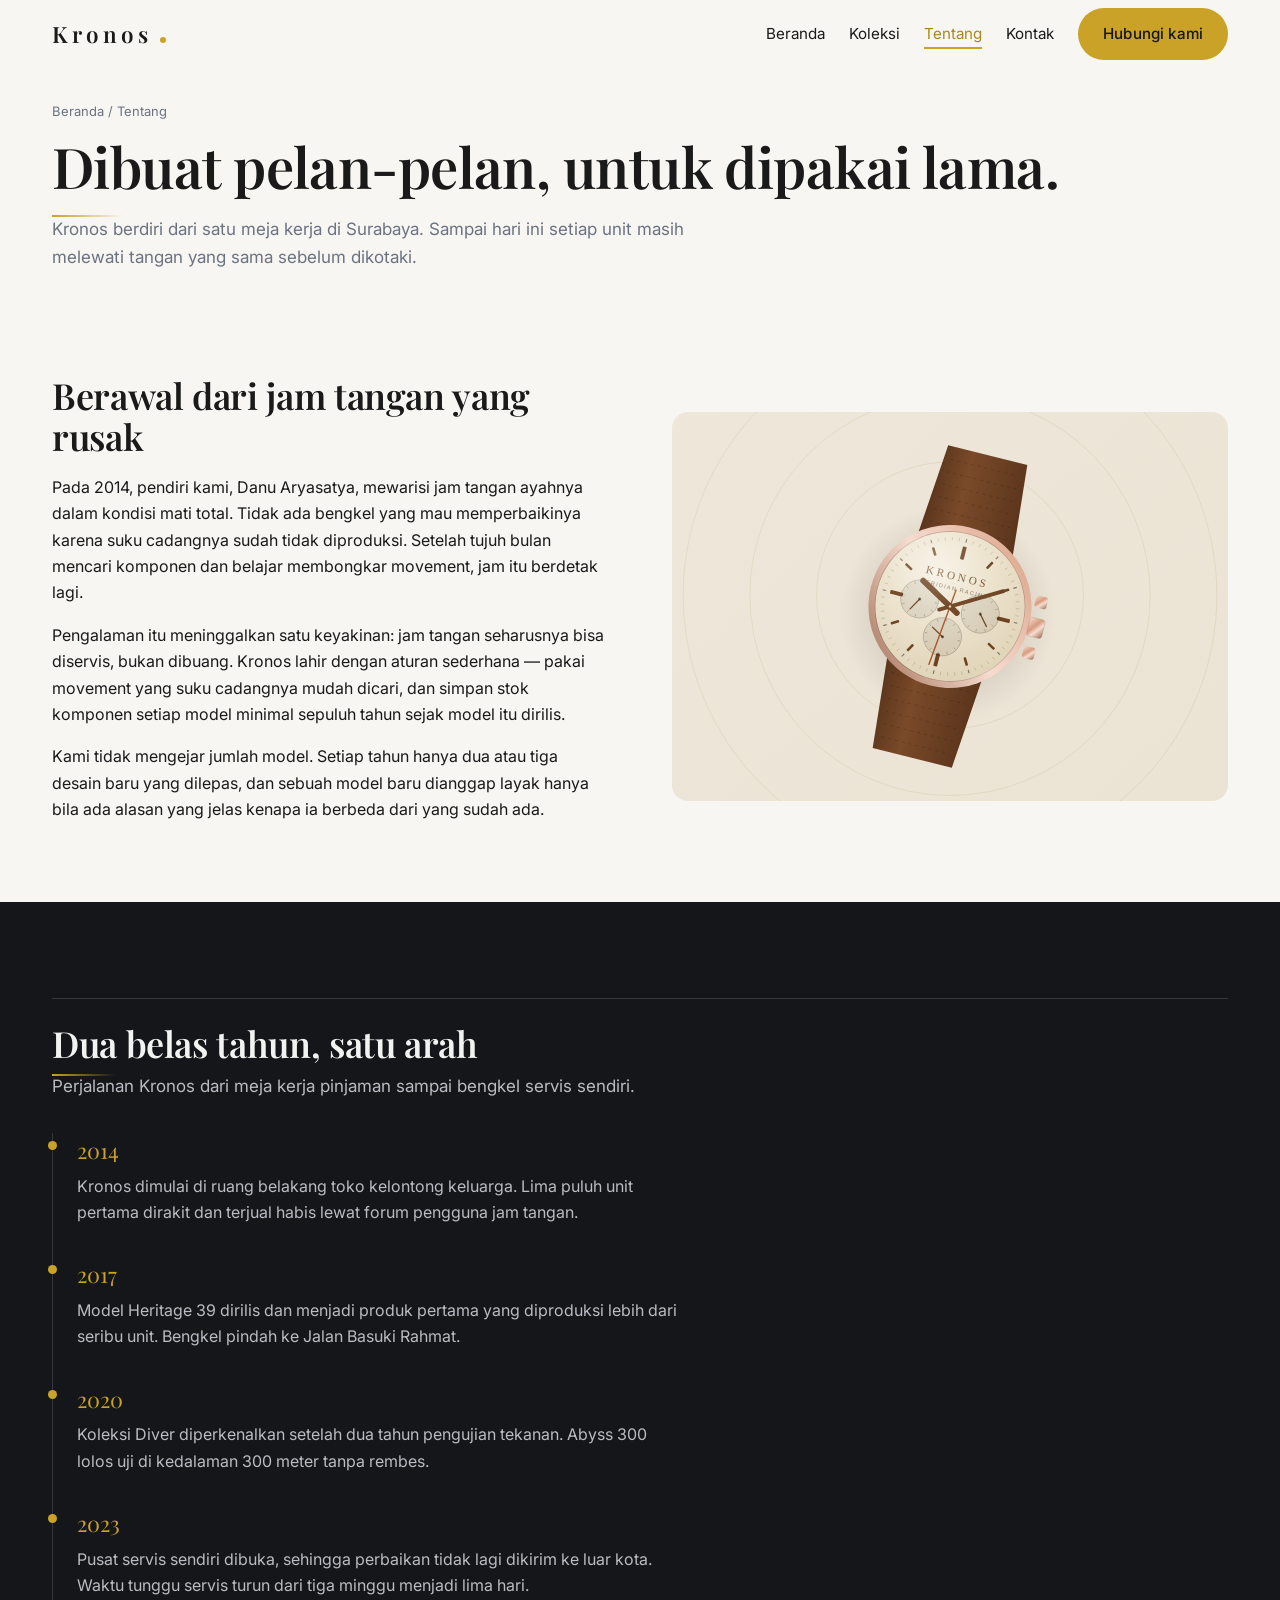
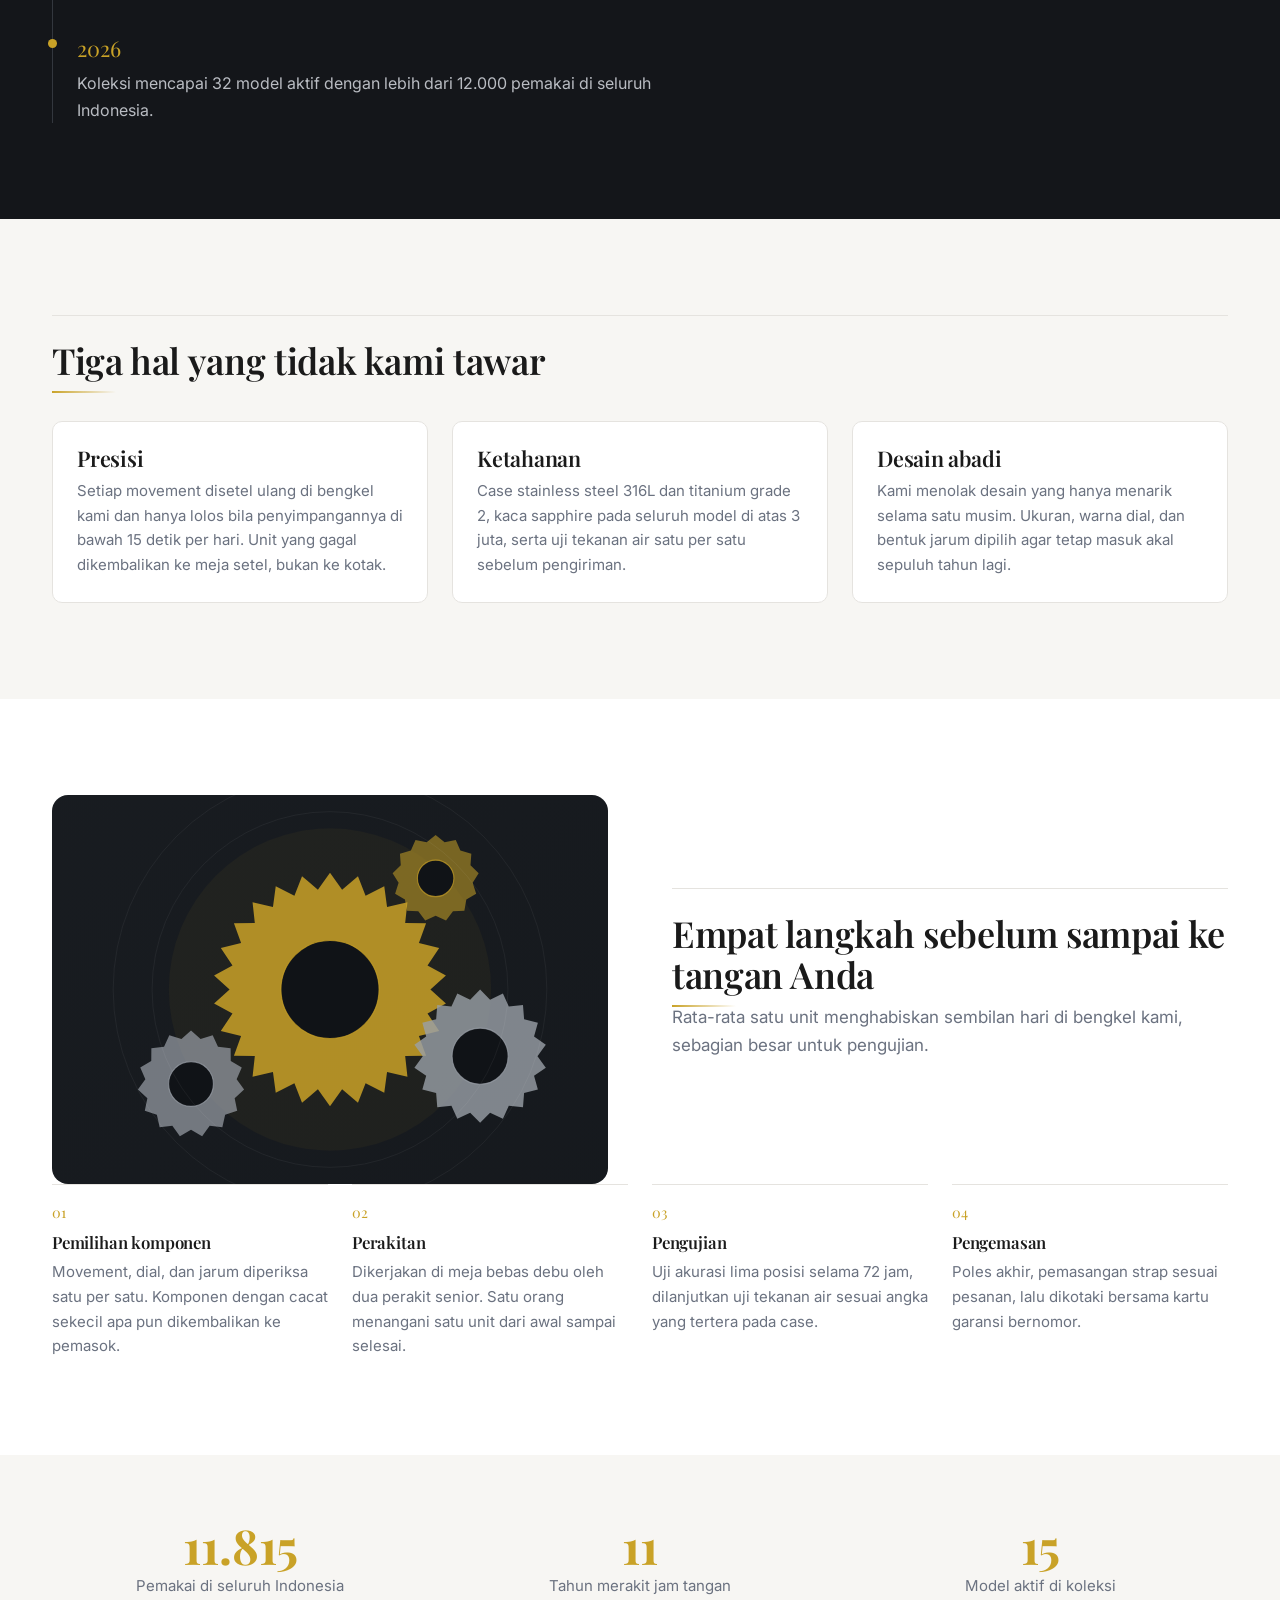
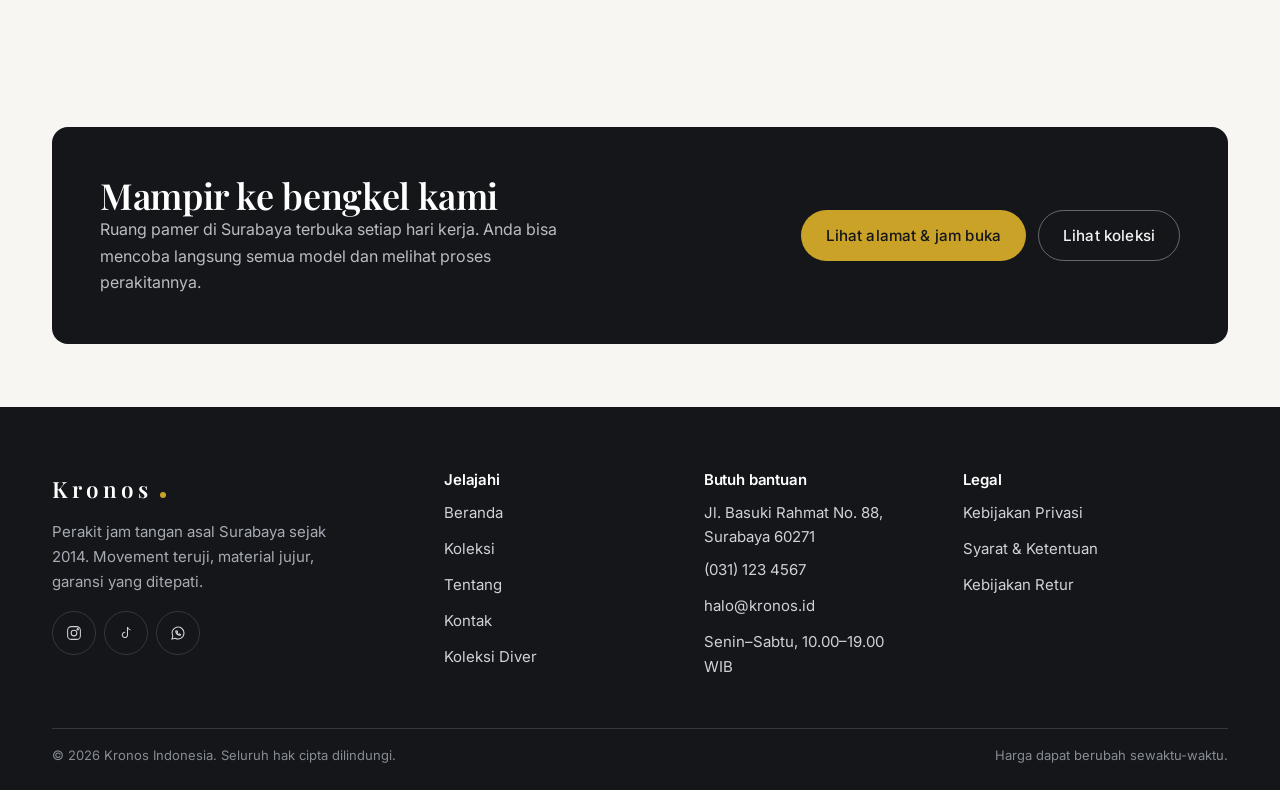
<file: tentang.html>
<!DOCTYPE html>
<html lang="id">
<head>
<meta charset="UTF-8">
<meta name="viewport" content="width=device-width, initial-scale=1.0">
<title>Tentang Kami — Kronos</title>
<meta name="description" content="Kenali perjalanan, filosofi, dan komitmen kualitas di balik brand jam tangan Kronos.">
<meta name="theme-color" content="#14161A">
<meta property="og:type" content="website">
<meta property="og:site_name" content="Kronos">
<meta property="og:title" content="Tentang Kami — Kronos">
<meta property="og:description" content="Dari bengkel kecil di Surabaya sejak 2014 menjadi brand jam tangan dengan 32 model dan garansi 2 tahun.">
<meta property="og:image" content="assets/img/tentang-movement.svg">
<meta name="twitter:card" content="summary_large_image">
<link rel="preconnect" href="https://fonts.googleapis.com">
<link rel="preconnect" href="https://fonts.gstatic.com" crossorigin>
<link href="https://fonts.googleapis.com/css2?family=Inter:wght@400;500;600&family=Playfair+Display:wght@500;600&display=swap" rel="stylesheet">
<link rel="icon" type="image/svg+xml" href="assets/img/favicon.svg">
<link rel="stylesheet" href="css/style.css">
</head>
<body>

<a class="lewati" href="#konten">Lompat ke konten utama</a>

<header class="situs-header">
  <div class="pembungkus situs-header__isi">
    <a class="logo" href="index.html">Kronos<span class="logo__titik" aria-hidden="true"></span></a>
    <button class="hamburger" type="button" aria-expanded="false" aria-controls="menu-utama" aria-label="Buka menu">
      <span aria-hidden="true"></span><span aria-hidden="true"></span><span aria-hidden="true"></span>
    </button>
    <nav class="nav" id="menu-utama" aria-label="Navigasi utama">
      <a class="nav__tautan" href="index.html">Beranda</a>
      <a class="nav__tautan" href="koleksi.html">Koleksi</a>
      <a class="nav__tautan" href="tentang.html">Tentang</a>
      <a class="nav__tautan" href="kontak.html">Kontak</a>
      <a class="tombol tombol--utama nav__cta" href="kontak.html">Hubungi kami</a>
    </nav>
  </div>
</header>
<button class="tirai" type="button" hidden aria-label="Tutup menu"></button>

<main id="konten">

  <section class="halaman-kepala">
    <div class="pembungkus">
      <nav class="remah" aria-label="Remah roti">
        <a href="index.html">Beranda</a><span aria-hidden="true">/</span>Tentang
      </nav>
      <h1>Dibuat pelan-pelan, untuk dipakai lama.</h1>
      <p class="lede">Kronos berdiri dari satu meja kerja di Surabaya. Sampai hari ini setiap unit masih melewati tangan yang sama sebelum dikotaki.</p>
    </div>
  </section>

  <!-- Cerita brand -->
  <section class="bagian bagian--rapat" aria-labelledby="judul-cerita">
    <div class="pembungkus">
      <div class="cerita" data-reveal>
        <div>
          <h2 id="judul-cerita">Berawal dari jam tangan yang rusak</h2>
          <p>Pada 2014, pendiri kami, Danu Aryasatya, mewarisi jam tangan ayahnya dalam kondisi mati total. Tidak ada bengkel yang mau memperbaikinya karena suku cadangnya sudah tidak diproduksi. Setelah tujuh bulan mencari komponen dan belajar membongkar movement, jam itu berdetak lagi.</p>
          <p>Pengalaman itu meninggalkan satu keyakinan: jam tangan seharusnya bisa diservis, bukan dibuang. Kronos lahir dengan aturan sederhana — pakai movement yang suku cadangnya mudah dicari, dan simpan stok komponen setiap model minimal sepuluh tahun sejak model itu dirilis.</p>
          <p>Kami tidak mengejar jumlah model. Setiap tahun hanya dua atau tiga desain baru yang dilepas, dan sebuah model baru dianggap layak hanya bila ada alasan yang jelas kenapa ia berbeda dari yang sudah ada.</p>
        </div>
        <div class="cerita__gambar">
          <img src="assets/img/tentang-cerita.svg" alt="Jam tangan Kronos Meridian Racing di atas permukaan hangat" width="1000" height="700" loading="lazy">
        </div>
      </div>
    </div>
  </section>

  <!-- Timeline -->
  <section class="bagian bagian--gelap" aria-labelledby="judul-linimasa">
    <div class="pembungkus">
      <div class="kepala-bagian" data-reveal>
        <h2 id="judul-linimasa">Dua belas tahun, satu arah</h2>
        <p class="lede">Perjalanan Kronos dari meja kerja pinjaman sampai bengkel servis sendiri.</p>
      </div>
      <ol class="linimasa" data-reveal>
        <li>
          <span class="linimasa__tahun">2014</span>
          <p>Kronos dimulai di ruang belakang toko kelontong keluarga. Lima puluh unit pertama dirakit dan terjual habis lewat forum pengguna jam tangan.</p>
        </li>
        <li>
          <span class="linimasa__tahun">2017</span>
          <p>Model Heritage 39 dirilis dan menjadi produk pertama yang diproduksi lebih dari seribu unit. Bengkel pindah ke Jalan Basuki Rahmat.</p>
        </li>
        <li>
          <span class="linimasa__tahun">2020</span>
          <p>Koleksi Diver diperkenalkan setelah dua tahun pengujian tekanan. Abyss 300 lolos uji di kedalaman 300 meter tanpa rembes.</p>
        </li>
        <li>
          <span class="linimasa__tahun">2023</span>
          <p>Pusat servis sendiri dibuka, sehingga perbaikan tidak lagi dikirim ke luar kota. Waktu tunggu servis turun dari tiga minggu menjadi lima hari.</p>
        </li>
        <li>
          <span class="linimasa__tahun">2026</span>
          <p>Koleksi mencapai 32 model aktif dengan lebih dari 12.000 pemakai di seluruh Indonesia.</p>
        </li>
      </ol>
    </div>
  </section>

  <!-- Nilai brand -->
  <section class="bagian" aria-labelledby="judul-nilai">
    <div class="pembungkus">
      <div class="kepala-bagian" data-reveal>
        <h2 id="judul-nilai">Tiga hal yang tidak kami tawar</h2>
      </div>
      <ul class="nilai" data-reveal>
        <li>
          <h3>Presisi</h3>
          <p>Setiap movement disetel ulang di bengkel kami dan hanya lolos bila penyimpangannya di bawah 15 detik per hari. Unit yang gagal dikembalikan ke meja setel, bukan ke kotak.</p>
        </li>
        <li>
          <h3>Ketahanan</h3>
          <p>Case stainless steel 316L dan titanium grade 2, kaca sapphire pada seluruh model di atas 3 juta, serta uji tekanan air satu per satu sebelum pengiriman.</p>
        </li>
        <li>
          <h3>Desain abadi</h3>
          <p>Kami menolak desain yang hanya menarik selama satu musim. Ukuran, warna dial, dan bentuk jarum dipilih agar tetap masuk akal sepuluh tahun lagi.</p>
        </li>
      </ul>
    </div>
  </section>

  <!-- Proses produksi -->
  <section class="bagian bagian--terang" aria-labelledby="judul-proses">
    <div class="pembungkus">
      <div class="cerita cerita--balik" data-reveal>
        <div>
          <div class="kepala-bagian">
            <h2 id="judul-proses">Empat langkah sebelum sampai ke tangan Anda</h2>
            <p class="lede">Rata-rata satu unit menghabiskan sembilan hari di bengkel kami, sebagian besar untuk pengujian.</p>
          </div>
        </div>
        <div class="cerita__gambar">
          <img src="assets/img/tentang-movement.svg" alt="Ilustrasi roda gigi movement mekanis Kronos" width="1000" height="700" loading="lazy">
        </div>
      </div>
      <ol class="proses" data-reveal>
        <li>
          <h3>Pemilihan komponen</h3>
          <p>Movement, dial, dan jarum diperiksa satu per satu. Komponen dengan cacat sekecil apa pun dikembalikan ke pemasok.</p>
        </li>
        <li>
          <h3>Perakitan</h3>
          <p>Dikerjakan di meja bebas debu oleh dua perakit senior. Satu orang menangani satu unit dari awal sampai selesai.</p>
        </li>
        <li>
          <h3>Pengujian</h3>
          <p>Uji akurasi lima posisi selama 72 jam, dilanjutkan uji tekanan air sesuai angka yang tertera pada case.</p>
        </li>
        <li>
          <h3>Pengemasan</h3>
          <p>Poles akhir, pemasangan strap sesuai pesanan, lalu dikotaki bersama kartu garansi bernomor.</p>
        </li>
      </ol>
    </div>
  </section>

  <!-- Statistik -->
  <section class="bagian bagian--rapat" aria-labelledby="judul-statistik">
    <div class="pembungkus">
      <h2 class="sr-only" id="judul-statistik">Kronos dalam angka</h2>
      <ul class="statistik" data-reveal>
        <li><strong data-hitung="12480">0</strong><span>Pemakai di seluruh Indonesia</span></li>
        <li><strong data-hitung="12">0</strong><span>Tahun merakit jam tangan</span></li>
        <li><strong data-hitung="16">0</strong><span>Model aktif di koleksi</span></li>
      </ul>
    </div>
  </section>

  <section class="bagian bagian--rapat">
    <div class="pembungkus">
      <div class="banner" data-reveal>
        <div>
          <h2>Mampir ke bengkel kami</h2>
          <p>Ruang pamer di Surabaya terbuka setiap hari kerja. Anda bisa mencoba langsung semua model dan melihat proses perakitannya.</p>
        </div>
        <div class="banner__aksi">
          <a class="tombol tombol--utama" href="kontak.html">Lihat alamat &amp; jam buka</a>
          <a class="tombol tombol--garis" href="koleksi.html">Lihat koleksi</a>
        </div>
      </div>
    </div>
  </section>

</main>

<footer class="situs-footer">
  <div class="pembungkus">
    <div class="footer__grid">
      <div class="footer__brand">
        <span class="logo">Kronos<span class="logo__titik" aria-hidden="true"></span></span>
        <p>Perakit jam tangan asal Surabaya sejak 2014. Movement teruji, material jujur, garansi yang ditepati.</p>
        <ul class="sosial">
          <li><a href="https://instagram.com" target="_blank" rel="noopener" aria-label="Instagram Kronos">
            <svg viewBox="0 0 24 24" width="18" height="18" fill="none" stroke="currentColor" stroke-width="1.4" aria-hidden="true"><rect x="3.5" y="3.5" width="17" height="17" rx="5"/><circle cx="12" cy="12" r="3.8"/><circle cx="17" cy="7" r="1"/></svg>
          </a></li>
          <li><a href="https://tiktok.com" target="_blank" rel="noopener" aria-label="TikTok Kronos">
            <svg viewBox="0 0 24 24" width="18" height="18" fill="none" stroke="currentColor" stroke-width="1.4" aria-hidden="true"><path d="M14 4v10.5a3.5 3.5 0 11-3-3.46"/><path d="M14 4c.4 2.2 1.9 3.6 4 3.9"/></svg>
          </a></li>
          <li><a href="https://wa.me/6281234567890" target="_blank" rel="noopener" aria-label="WhatsApp Kronos">
            <svg viewBox="0 0 24 24" width="18" height="18" fill="none" stroke="currentColor" stroke-width="1.4" aria-hidden="true"><path d="M20 12a8 8 0 01-11.8 7L4 20l1.1-4A8 8 0 1120 12z"/><path d="M9 9.5c0 3 2.5 5.5 5.5 5.5.6 0 1-.4 1-1l-1.6-.8-1 1c-1-.5-1.9-1.4-2.4-2.4l1-1L10.7 9c-.6 0-1 .4-1 .5z"/></svg>
          </a></li>
        </ul>
      </div>
      <nav class="footer__nav" aria-label="Navigasi footer">
        <h3>Jelajahi</h3>
        <ul class="footer__daftar">
          <li><a href="index.html">Beranda</a></li>
          <li><a href="koleksi.html">Koleksi</a></li>
          <li><a href="tentang.html">Tentang</a></li>
          <li><a href="kontak.html">Kontak</a></li>
          <li><a href="koleksi.html?kategori=diver">Koleksi Diver</a></li>
        </ul>
      </nav>
      <div class="footer__kontak">
        <h3>Butuh bantuan</h3>
        <ul class="footer__daftar">
          <li>Jl. Basuki Rahmat No. 88, Surabaya 60271</li>
          <li><a href="tel:+62311234567">(031) 123 4567</a></li>
          <li><a href="mailto:halo@kronos.id">halo@kronos.id</a></li>
          <li>Senin–Sabtu, 10.00–19.00 WIB</li>
        </ul>
      </div>
      <div class="footer__kontak">
        <h3>Legal</h3>
        <ul class="footer__daftar">
          <li><a href="kebijakan-privasi.html">Kebijakan Privasi</a></li>
          <li><a href="syarat-ketentuan.html">Syarat &amp; Ketentuan</a></li>
          <li><a href="kebijakan-retur.html">Kebijakan Retur</a></li>
        </ul>
      </div>
    </div>
    <div class="footer__bawah">
      <span>© <span data-tahun>2026</span> Kronos Indonesia. Seluruh hak cipta dilindungi.</span>
      <span>Harga dapat berubah sewaktu-waktu.</span>
    </div>
  </div>
</footer>

<button class="ke-atas" type="button" aria-label="Kembali ke atas halaman">
  <svg viewBox="0 0 24 24" width="18" height="18" fill="none" stroke="currentColor" stroke-width="1.6" aria-hidden="true"><path d="M12 19V6"/><path d="M6 11.5L12 5.5l6 6"/></svg>
</button>

<script src="js/main.js"></script>
</body>
</html>
</file>
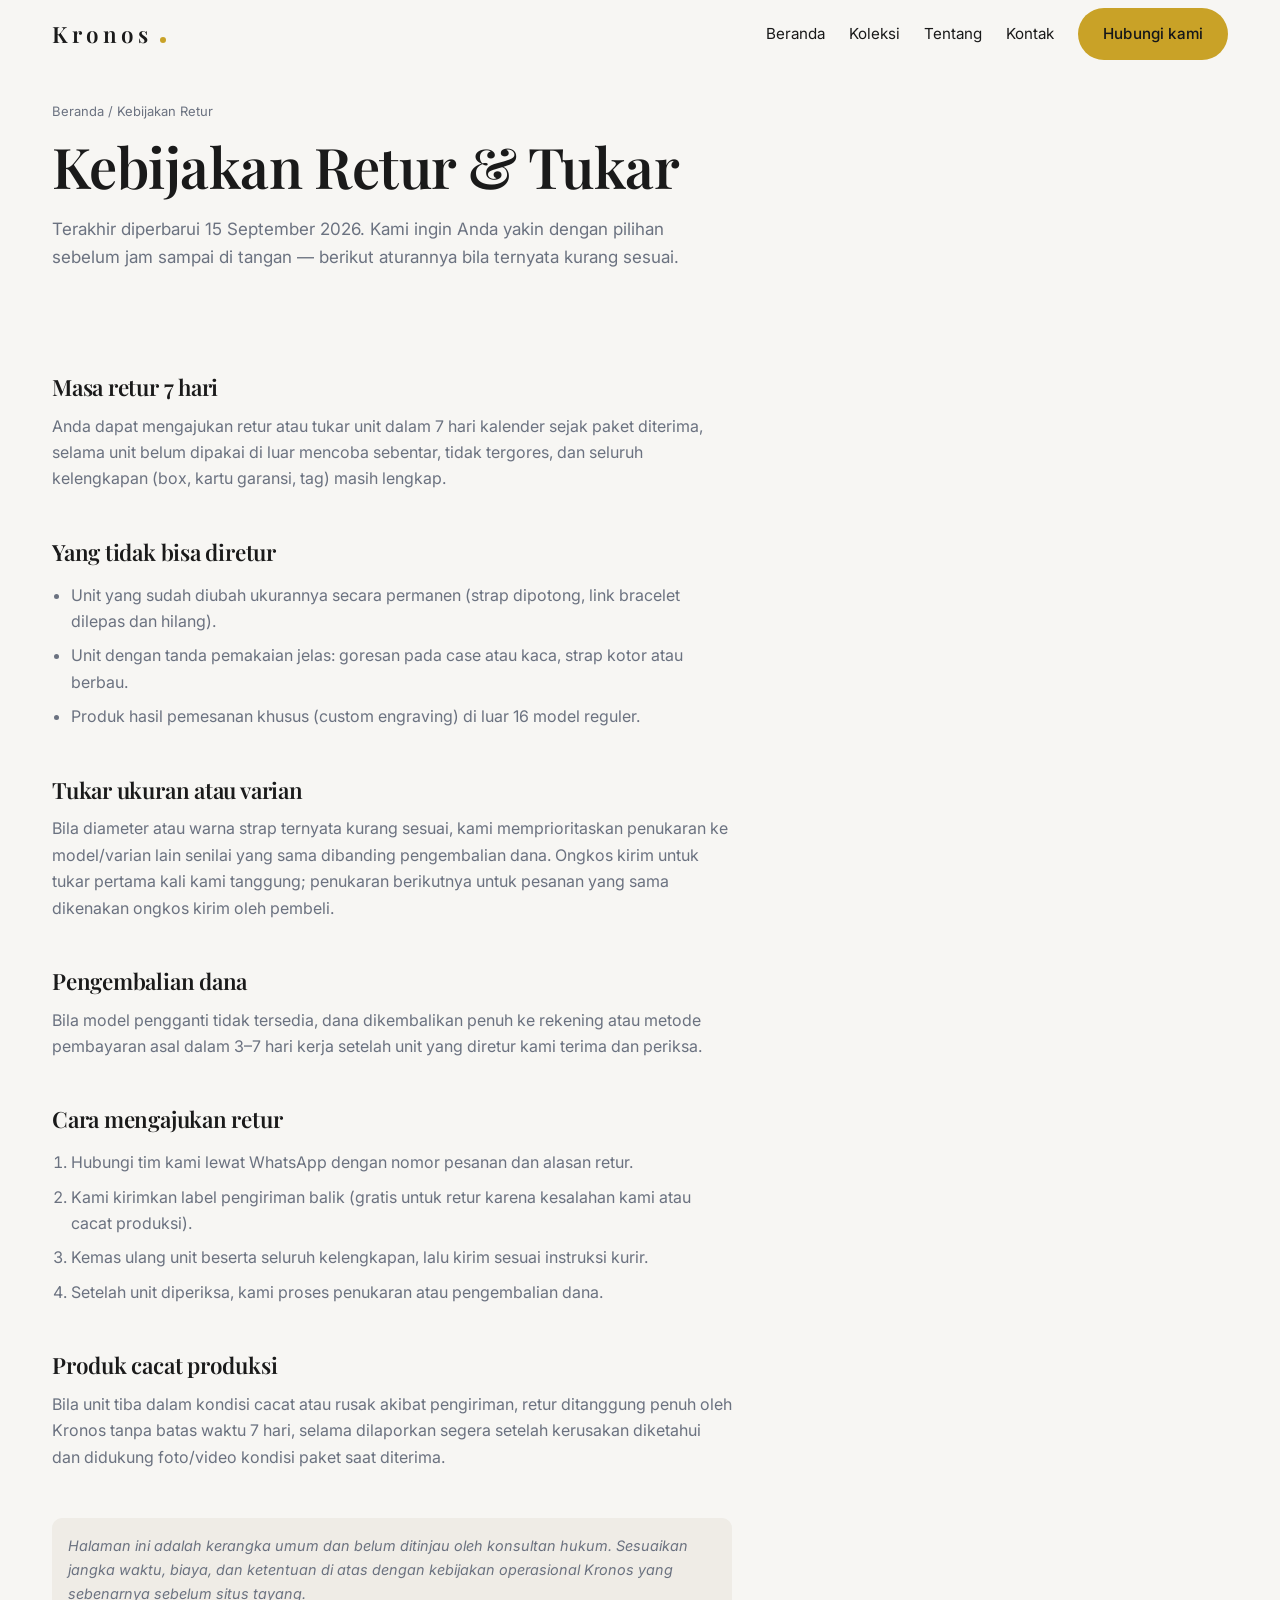
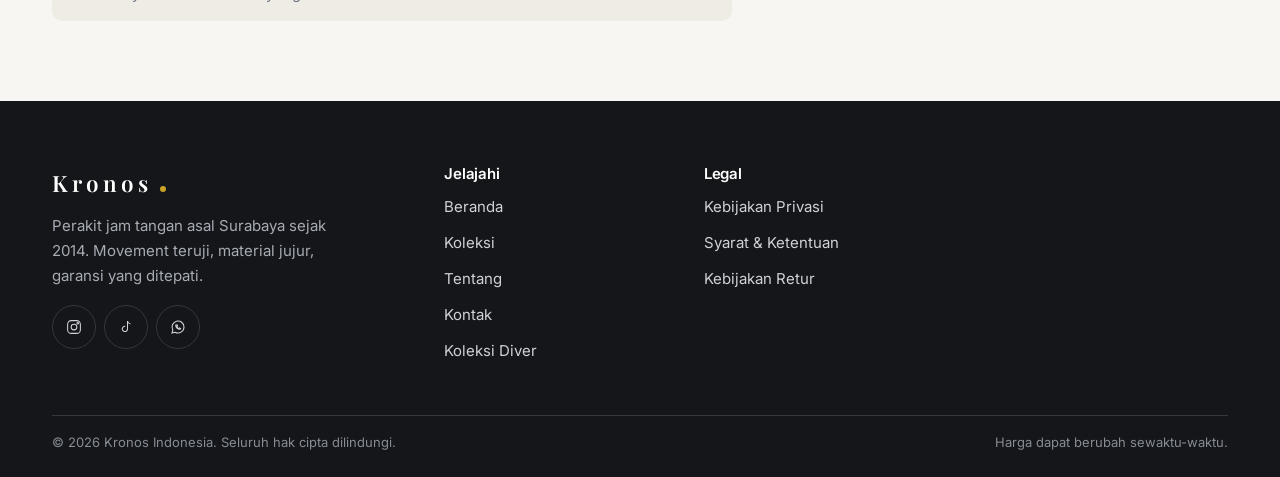
<file: kronos/kebijakan-retur.html>
<!DOCTYPE html>
<html lang="id">
<head>
<meta charset="UTF-8">
<meta name="viewport" content="width=device-width, initial-scale=1.0">
<title>Kebijakan Retur &amp; Tukar — Kronos</title>
<meta name="description" content="Ketentuan retur, tukar ukuran, dan pengembalian dana untuk pembelian di Kronos.">
<meta name="theme-color" content="#14161A">
<meta property="og:type" content="website">
<meta property="og:site_name" content="Kronos">
<meta property="og:title" content="Kebijakan Retur &amp; Tukar — Kronos">
<meta property="og:description" content="Ketentuan retur, tukar ukuran, dan pengembalian dana untuk pembelian di Kronos.">
<meta property="og:image" content="assets/img/hero-kronos.svg">
<meta name="twitter:card" content="summary_large_image">
<meta name="robots" content="noindex">
<link rel="preconnect" href="https://fonts.googleapis.com">
<link rel="preconnect" href="https://fonts.gstatic.com" crossorigin>
<link href="https://fonts.googleapis.com/css2?family=Inter:wght@400;500;600&family=Playfair+Display:wght@500;600&display=swap" rel="stylesheet">
<link rel="icon" type="image/svg+xml" href="assets/img/favicon.svg">
<link rel="stylesheet" href="css/style.css">
</head>
<body>

<a class="lewati" href="#konten">Lompat ke konten utama</a>

<header class="situs-header">
  <div class="pembungkus situs-header__isi">
    <a class="logo" href="index.html">Kronos<span class="logo__titik" aria-hidden="true"></span></a>
    <button class="hamburger" type="button" aria-expanded="false" aria-controls="menu-utama" aria-label="Buka menu">
      <span aria-hidden="true"></span><span aria-hidden="true"></span><span aria-hidden="true"></span>
    </button>
    <nav class="nav" id="menu-utama" aria-label="Navigasi utama">
      <a class="nav__tautan" href="index.html">Beranda</a>
      <a class="nav__tautan" href="koleksi.html">Koleksi</a>
      <a class="nav__tautan" href="tentang.html">Tentang</a>
      <a class="nav__tautan" href="kontak.html">Kontak</a>
      <a class="tombol tombol--utama nav__cta" href="kontak.html">Hubungi kami</a>
    </nav>
  </div>
</header>
<button class="tirai" type="button" hidden aria-label="Tutup menu"></button>

<main id="konten">

  <section class="halaman-kepala">
    <div class="pembungkus">
      <nav class="remah" aria-label="Remah roti">
        <a href="index.html">Beranda</a><span aria-hidden="true">/</span>Kebijakan Retur
      </nav>
      <h1>Kebijakan Retur &amp; Tukar</h1>
      <p class="lede">Terakhir diperbarui 15 September 2026. Kami ingin Anda yakin dengan pilihan sebelum jam sampai di tangan — berikut aturannya bila ternyata kurang sesuai.</p>
    </div>
  </section>

  <section class="bagian bagian--rapat" aria-labelledby="judul-retur">
    <div class="pembungkus">
      <div class="prosa" data-reveal>
        <h2 id="judul-retur">Masa retur 7 hari</h2>
        <p>Anda dapat mengajukan retur atau tukar unit dalam 7 hari kalender sejak paket diterima, selama unit belum dipakai di luar mencoba sebentar, tidak tergores, dan seluruh kelengkapan (box, kartu garansi, tag) masih lengkap.</p>

        <h2>Yang tidak bisa diretur</h2>
        <ul>
          <li>Unit yang sudah diubah ukurannya secara permanen (strap dipotong, link bracelet dilepas dan hilang).</li>
          <li>Unit dengan tanda pemakaian jelas: goresan pada case atau kaca, strap kotor atau berbau.</li>
          <li>Produk hasil pemesanan khusus (custom engraving) di luar 16 model reguler.</li>
        </ul>

        <h2>Tukar ukuran atau varian</h2>
        <p>Bila diameter atau warna strap ternyata kurang sesuai, kami memprioritaskan penukaran ke model/varian lain senilai yang sama dibanding pengembalian dana. Ongkos kirim untuk tukar pertama kali kami tanggung; penukaran berikutnya untuk pesanan yang sama dikenakan ongkos kirim oleh pembeli.</p>

        <h2>Pengembalian dana</h2>
        <p>Bila model pengganti tidak tersedia, dana dikembalikan penuh ke rekening atau metode pembayaran asal dalam 3–7 hari kerja setelah unit yang diretur kami terima dan periksa.</p>

        <h2>Cara mengajukan retur</h2>
        <ol>
          <li>Hubungi tim kami lewat WhatsApp dengan nomor pesanan dan alasan retur.</li>
          <li>Kami kirimkan label pengiriman balik (gratis untuk retur karena kesalahan kami atau cacat produksi).</li>
          <li>Kemas ulang unit beserta seluruh kelengkapan, lalu kirim sesuai instruksi kurir.</li>
          <li>Setelah unit diperiksa, kami proses penukaran atau pengembalian dana.</li>
        </ol>

        <h2>Produk cacat produksi</h2>
        <p>Bila unit tiba dalam kondisi cacat atau rusak akibat pengiriman, retur ditanggung penuh oleh Kronos tanpa batas waktu 7 hari, selama dilaporkan segera setelah kerusakan diketahui dan didukung foto/video kondisi paket saat diterima.</p>

        <p class="prosa__catatan">Halaman ini adalah kerangka umum dan belum ditinjau oleh konsultan hukum. Sesuaikan jangka waktu, biaya, dan ketentuan di atas dengan kebijakan operasional Kronos yang sebenarnya sebelum situs tayang.</p>
      </div>
    </div>
  </section>

</main>

<footer class="situs-footer">
  <div class="pembungkus">
    <div class="footer__grid">
      <div class="footer__brand">
        <span class="logo">Kronos<span class="logo__titik" aria-hidden="true"></span></span>
        <p>Perakit jam tangan asal Surabaya sejak 2014. Movement teruji, material jujur, garansi yang ditepati.</p>
        <ul class="sosial">
          <li><a href="https://instagram.com" target="_blank" rel="noopener" aria-label="Instagram Kronos">
            <svg viewBox="0 0 24 24" width="18" height="18" fill="none" stroke="currentColor" stroke-width="1.4" aria-hidden="true"><rect x="3.5" y="3.5" width="17" height="17" rx="5"/><circle cx="12" cy="12" r="3.8"/><circle cx="17" cy="7" r="1"/></svg>
          </a></li>
          <li><a href="https://tiktok.com" target="_blank" rel="noopener" aria-label="TikTok Kronos">
            <svg viewBox="0 0 24 24" width="18" height="18" fill="none" stroke="currentColor" stroke-width="1.4" aria-hidden="true"><path d="M14 4v10.5a3.5 3.5 0 11-3-3.46"/><path d="M14 4c.4 2.2 1.9 3.6 4 3.9"/></svg>
          </a></li>
          <li><a href="https://wa.me/6281234567890" target="_blank" rel="noopener" aria-label="WhatsApp Kronos">
            <svg viewBox="0 0 24 24" width="18" height="18" fill="none" stroke="currentColor" stroke-width="1.4" aria-hidden="true"><path d="M20 12a8 8 0 01-11.8 7L4 20l1.1-4A8 8 0 1120 12z"/><path d="M9 9.5c0 3 2.5 5.5 5.5 5.5.6 0 1-.4 1-1l-1.6-.8-1 1c-1-.5-1.9-1.4-2.4-2.4l1-1L10.7 9c-.6 0-1 .4-1 .5z"/></svg>
          </a></li>
        </ul>
      </div>
      <nav class="footer__nav" aria-label="Navigasi footer">
        <h3>Jelajahi</h3>
        <ul class="footer__daftar">
          <li><a href="index.html">Beranda</a></li>
          <li><a href="koleksi.html">Koleksi</a></li>
          <li><a href="tentang.html">Tentang</a></li>
          <li><a href="kontak.html">Kontak</a></li>
          <li><a href="koleksi.html?kategori=diver">Koleksi Diver</a></li>
        </ul>
      </nav>
      <div class="footer__kontak">
        <h3>Legal</h3>
        <ul class="footer__daftar">
          <li><a href="kebijakan-privasi.html">Kebijakan Privasi</a></li>
          <li><a href="syarat-ketentuan.html">Syarat &amp; Ketentuan</a></li>
          <li><a href="kebijakan-retur.html">Kebijakan Retur</a></li>
        </ul>
      </div>
    </div>
    <div class="footer__bawah">
      <span>© <span data-tahun>2026</span> Kronos Indonesia. Seluruh hak cipta dilindungi.</span>
      <span>Harga dapat berubah sewaktu-waktu.</span>
    </div>
  </div>
</footer>

<button class="ke-atas" type="button" aria-label="Kembali ke atas halaman">
  <svg viewBox="0 0 24 24" width="18" height="18" fill="none" stroke="currentColor" stroke-width="1.6" aria-hidden="true"><path d="M12 19V6"/><path d="M6 11.5L12 5.5l6 6"/></svg>
</button>

<script src="js/main.js"></script>
</body>
</html>
</file>
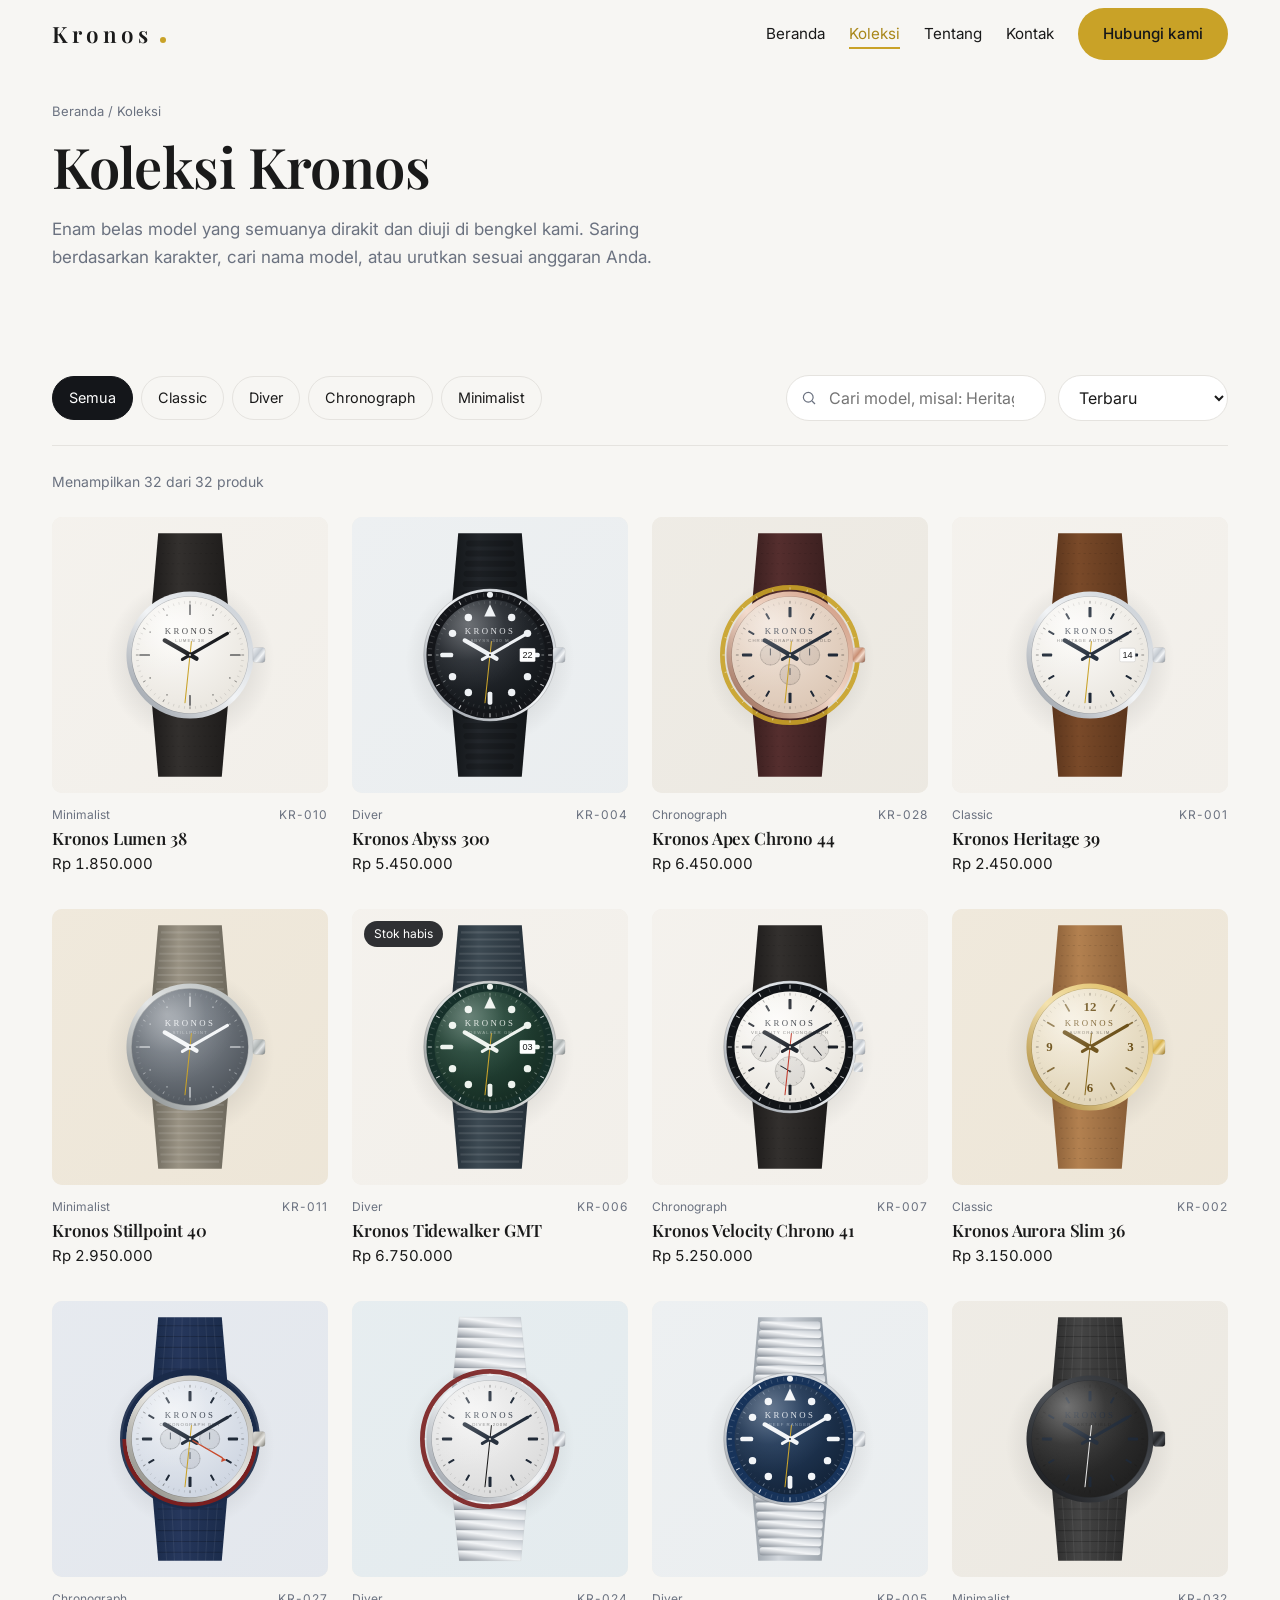
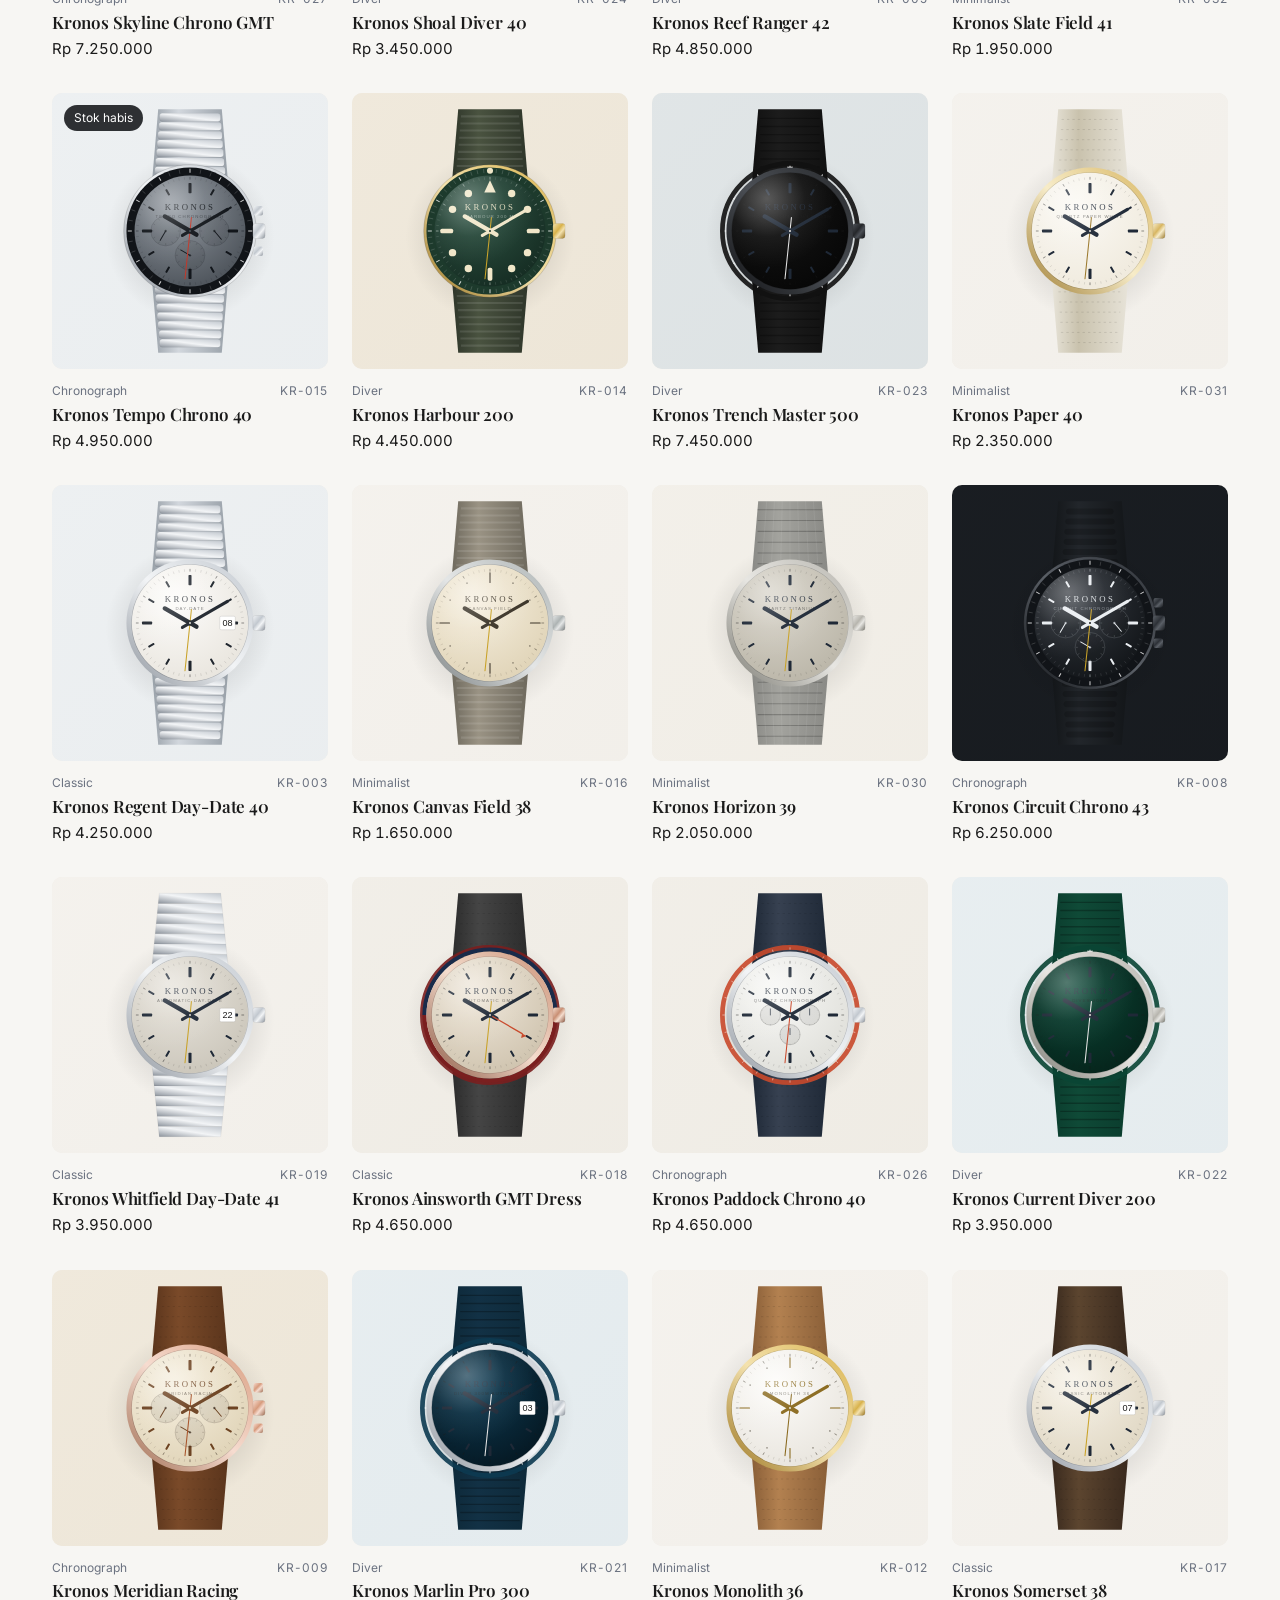
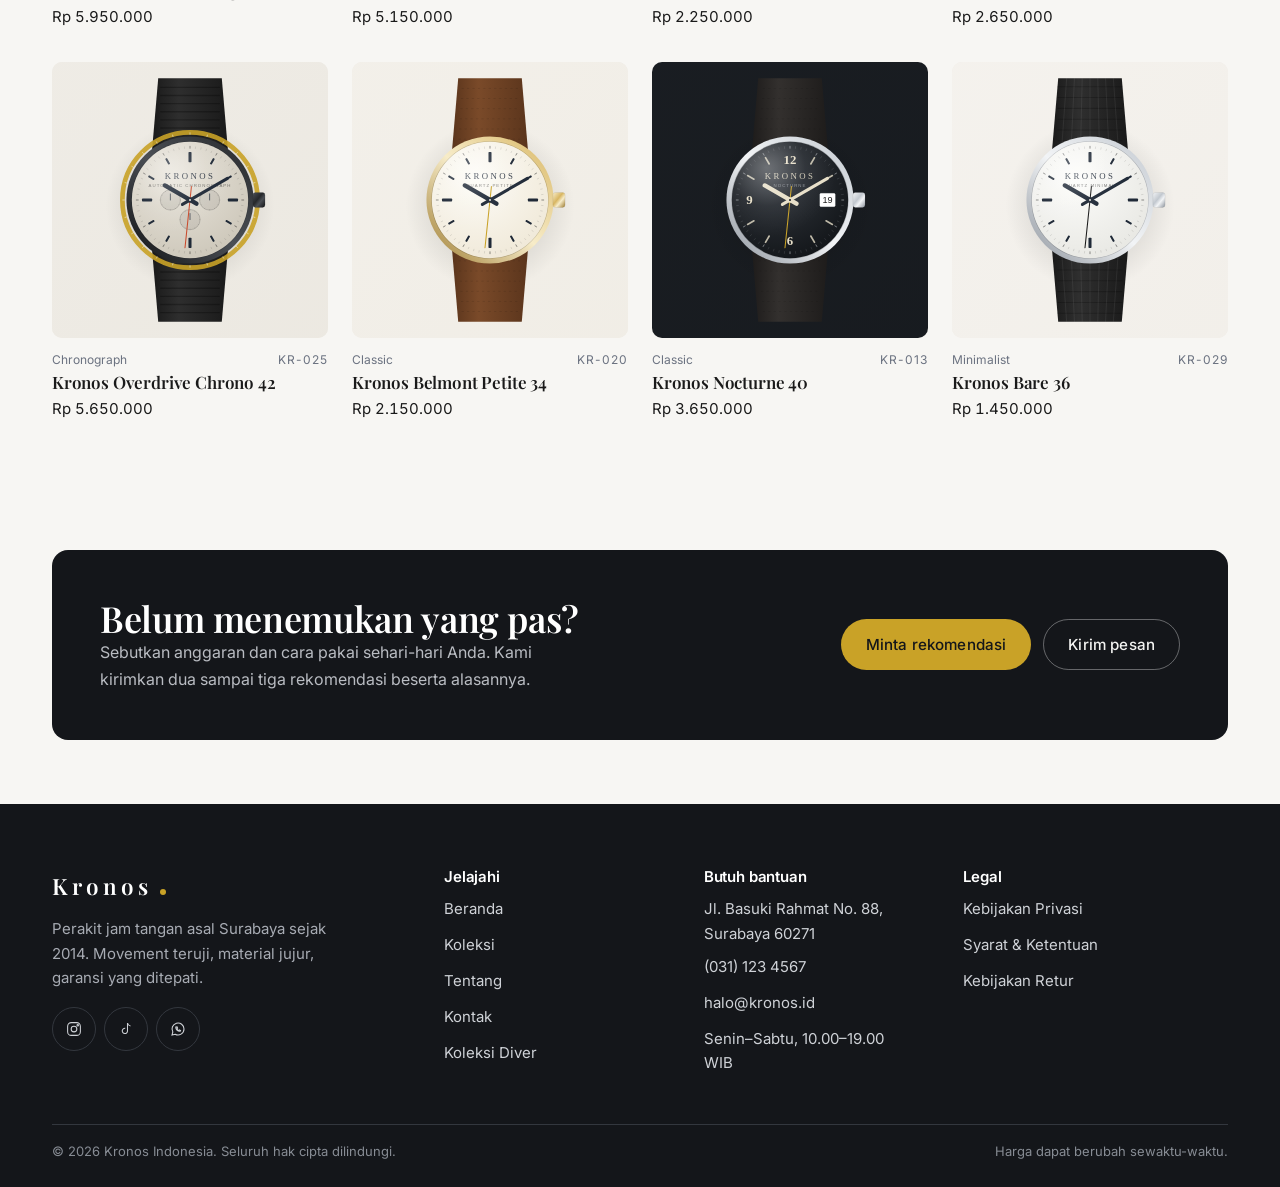
<file: kronos/koleksi.html>
<!DOCTYPE html>
<html lang="id">
<head>
<meta charset="UTF-8">
<meta name="viewport" content="width=device-width, initial-scale=1.0">
<title>Koleksi Jam Tangan — Kronos</title>
<meta name="description" content="Jelajahi koleksi lengkap jam tangan Kronos: classic, diver, chronograph, dan minimalist.">
<meta name="theme-color" content="#14161A">
<meta property="og:type" content="website">
<meta property="og:site_name" content="Kronos">
<meta property="og:title" content="Koleksi Jam Tangan — Kronos">
<meta property="og:description" content="32 model jam tangan Kronos, lengkap dengan filter kategori, pencarian, dan urutan harga.">
<meta property="og:image" content="assets/img/hero-kronos.svg">
<meta name="twitter:card" content="summary_large_image">
<link rel="preconnect" href="https://fonts.googleapis.com">
<link rel="preconnect" href="https://fonts.gstatic.com" crossorigin>
<link href="https://fonts.googleapis.com/css2?family=Inter:wght@400;500;600&family=Playfair+Display:wght@500;600&display=swap" rel="stylesheet">
<link rel="icon" type="image/svg+xml" href="assets/img/favicon.svg">
<link rel="stylesheet" href="css/style.css">
</head>
<body>

<a class="lewati" href="#konten">Lompat ke konten utama</a>

<header class="situs-header">
  <div class="pembungkus situs-header__isi">
    <a class="logo" href="index.html">Kronos<span class="logo__titik" aria-hidden="true"></span></a>
    <button class="hamburger" type="button" aria-expanded="false" aria-controls="menu-utama" aria-label="Buka menu">
      <span aria-hidden="true"></span><span aria-hidden="true"></span><span aria-hidden="true"></span>
    </button>
    <nav class="nav" id="menu-utama" aria-label="Navigasi utama">
      <a class="nav__tautan" href="index.html">Beranda</a>
      <a class="nav__tautan" href="koleksi.html">Koleksi</a>
      <a class="nav__tautan" href="tentang.html">Tentang</a>
      <a class="nav__tautan" href="kontak.html">Kontak</a>
      <a class="tombol tombol--utama nav__cta" href="kontak.html">Hubungi kami</a>
    </nav>
  </div>
</header>
<button class="tirai" type="button" hidden aria-label="Tutup menu"></button>

<main id="konten">

  <section class="halaman-kepala">
    <div class="pembungkus">
      <nav class="remah" aria-label="Remah roti">
        <a href="index.html">Beranda</a><span aria-hidden="true">/</span>Koleksi
      </nav>
      <h1>Koleksi Kronos</h1>
      <p class="lede">Enam belas model yang semuanya dirakit dan diuji di bengkel kami. Saring berdasarkan karakter, cari nama model, atau urutkan sesuai anggaran Anda.</p>
    </div>
  </section>

  <section class="bagian bagian--rapat" aria-labelledby="judul-katalog">
    <div class="pembungkus">
      <h2 class="sr-only" id="judul-katalog">Daftar produk</h2>

      <div class="toolbar">
        <div class="filter" role="group" aria-label="Saring berdasarkan kategori">
          <button class="filter__tombol filter__tombol--aktif" type="button" data-kategori="semua" aria-pressed="true">Semua</button>
          <button class="filter__tombol" type="button" data-kategori="classic" aria-pressed="false">Classic</button>
          <button class="filter__tombol" type="button" data-kategori="diver" aria-pressed="false">Diver</button>
          <button class="filter__tombol" type="button" data-kategori="chronograph" aria-pressed="false">Chronograph</button>
          <button class="filter__tombol" type="button" data-kategori="minimalist" aria-pressed="false">Minimalist</button>
        </div>

        <div class="kendali">
          <div class="bidang-cari">
            <svg viewBox="0 0 24 24" fill="none" stroke="currentColor" stroke-width="1.6" aria-hidden="true"><circle cx="11" cy="11" r="6.5"/><path d="M16 16l4 4"/></svg>
            <label class="sr-only" for="pencarian">Cari nama model</label>
            <input type="search" id="pencarian" name="pencarian" placeholder="Cari model, misal: Heritage" autocomplete="off">
          </div>
          <div>
            <label class="sr-only" for="urutan">Urutkan produk</label>
            <select id="urutan" name="urutan">
              <option value="terbaru">Terbaru</option>
              <option value="termurah">Harga terendah</option>
              <option value="termahal">Harga tertinggi</option>
            </select>
          </div>
        </div>
      </div>

      <p class="hitungan" id="hitungan" role="status">Menampilkan 32 dari 32 produk</p>

      <div class="grid-produk" id="grid-koleksi"></div>

      <div class="kosong" id="kosong" hidden>
        <h3>Tidak ada model yang cocok</h3>
        <p>Coba kata kunci lain atau kembalikan filter ke Semua untuk melihat seluruh koleksi.</p>
        <p><button class="tombol tombol--gelap" type="button" id="reset-filter">Tampilkan semua produk</button></p>
      </div>
    </div>
  </section>

  <section class="bagian bagian--rapat">
    <div class="pembungkus">
      <div class="banner" data-reveal>
        <div>
          <h2>Belum menemukan yang pas?</h2>
          <p>Sebutkan anggaran dan cara pakai sehari-hari Anda. Kami kirimkan dua sampai tiga rekomendasi beserta alasannya.</p>
        </div>
        <div class="banner__aksi">
          <a class="tombol tombol--utama" href="https://wa.me/6281234567890" target="_blank" rel="noopener">Minta rekomendasi</a>
          <a class="tombol tombol--garis" href="kontak.html">Kirim pesan</a>
        </div>
      </div>
    </div>
  </section>

</main>

<footer class="situs-footer">
  <div class="pembungkus">
    <div class="footer__grid">
      <div class="footer__brand">
        <span class="logo">Kronos<span class="logo__titik" aria-hidden="true"></span></span>
        <p>Perakit jam tangan asal Surabaya sejak 2014. Movement teruji, material jujur, garansi yang ditepati.</p>
        <ul class="sosial">
          <li><a href="https://instagram.com" target="_blank" rel="noopener" aria-label="Instagram Kronos">
            <svg viewBox="0 0 24 24" width="18" height="18" fill="none" stroke="currentColor" stroke-width="1.4" aria-hidden="true"><rect x="3.5" y="3.5" width="17" height="17" rx="5"/><circle cx="12" cy="12" r="3.8"/><circle cx="17" cy="7" r="1"/></svg>
          </a></li>
          <li><a href="https://tiktok.com" target="_blank" rel="noopener" aria-label="TikTok Kronos">
            <svg viewBox="0 0 24 24" width="18" height="18" fill="none" stroke="currentColor" stroke-width="1.4" aria-hidden="true"><path d="M14 4v10.5a3.5 3.5 0 11-3-3.46"/><path d="M14 4c.4 2.2 1.9 3.6 4 3.9"/></svg>
          </a></li>
          <li><a href="https://wa.me/6281234567890" target="_blank" rel="noopener" aria-label="WhatsApp Kronos">
            <svg viewBox="0 0 24 24" width="18" height="18" fill="none" stroke="currentColor" stroke-width="1.4" aria-hidden="true"><path d="M20 12a8 8 0 01-11.8 7L4 20l1.1-4A8 8 0 1120 12z"/><path d="M9 9.5c0 3 2.5 5.5 5.5 5.5.6 0 1-.4 1-1l-1.6-.8-1 1c-1-.5-1.9-1.4-2.4-2.4l1-1L10.7 9c-.6 0-1 .4-1 .5z"/></svg>
          </a></li>
        </ul>
      </div>
      <nav class="footer__nav" aria-label="Navigasi footer">
        <h3>Jelajahi</h3>
        <ul class="footer__daftar">
          <li><a href="index.html">Beranda</a></li>
          <li><a href="koleksi.html">Koleksi</a></li>
          <li><a href="tentang.html">Tentang</a></li>
          <li><a href="kontak.html">Kontak</a></li>
          <li><a href="koleksi.html?kategori=diver">Koleksi Diver</a></li>
        </ul>
      </nav>
      <div class="footer__kontak">
        <h3>Butuh bantuan</h3>
        <ul class="footer__daftar">
          <li>Jl. Basuki Rahmat No. 88, Surabaya 60271</li>
          <li><a href="tel:+62311234567">(031) 123 4567</a></li>
          <li><a href="mailto:halo@kronos.id">halo@kronos.id</a></li>
          <li>Senin–Sabtu, 10.00–19.00 WIB</li>
        </ul>
      </div>
      <div class="footer__kontak">
        <h3>Legal</h3>
        <ul class="footer__daftar">
          <li><a href="kebijakan-privasi.html">Kebijakan Privasi</a></li>
          <li><a href="syarat-ketentuan.html">Syarat &amp; Ketentuan</a></li>
          <li><a href="kebijakan-retur.html">Kebijakan Retur</a></li>
        </ul>
      </div>
    </div>
    <div class="footer__bawah">
      <span>© <span data-tahun>2026</span> Kronos Indonesia. Seluruh hak cipta dilindungi.</span>
      <span>Harga dapat berubah sewaktu-waktu.</span>
    </div>
  </div>
</footer>

<button class="ke-atas" type="button" aria-label="Kembali ke atas halaman">
  <svg viewBox="0 0 24 24" width="18" height="18" fill="none" stroke="currentColor" stroke-width="1.6" aria-hidden="true"><path d="M12 19V6"/><path d="M6 11.5L12 5.5l6 6"/></svg>
</button>

<script src="js/main.js"></script>
</body>
</html>
</file>
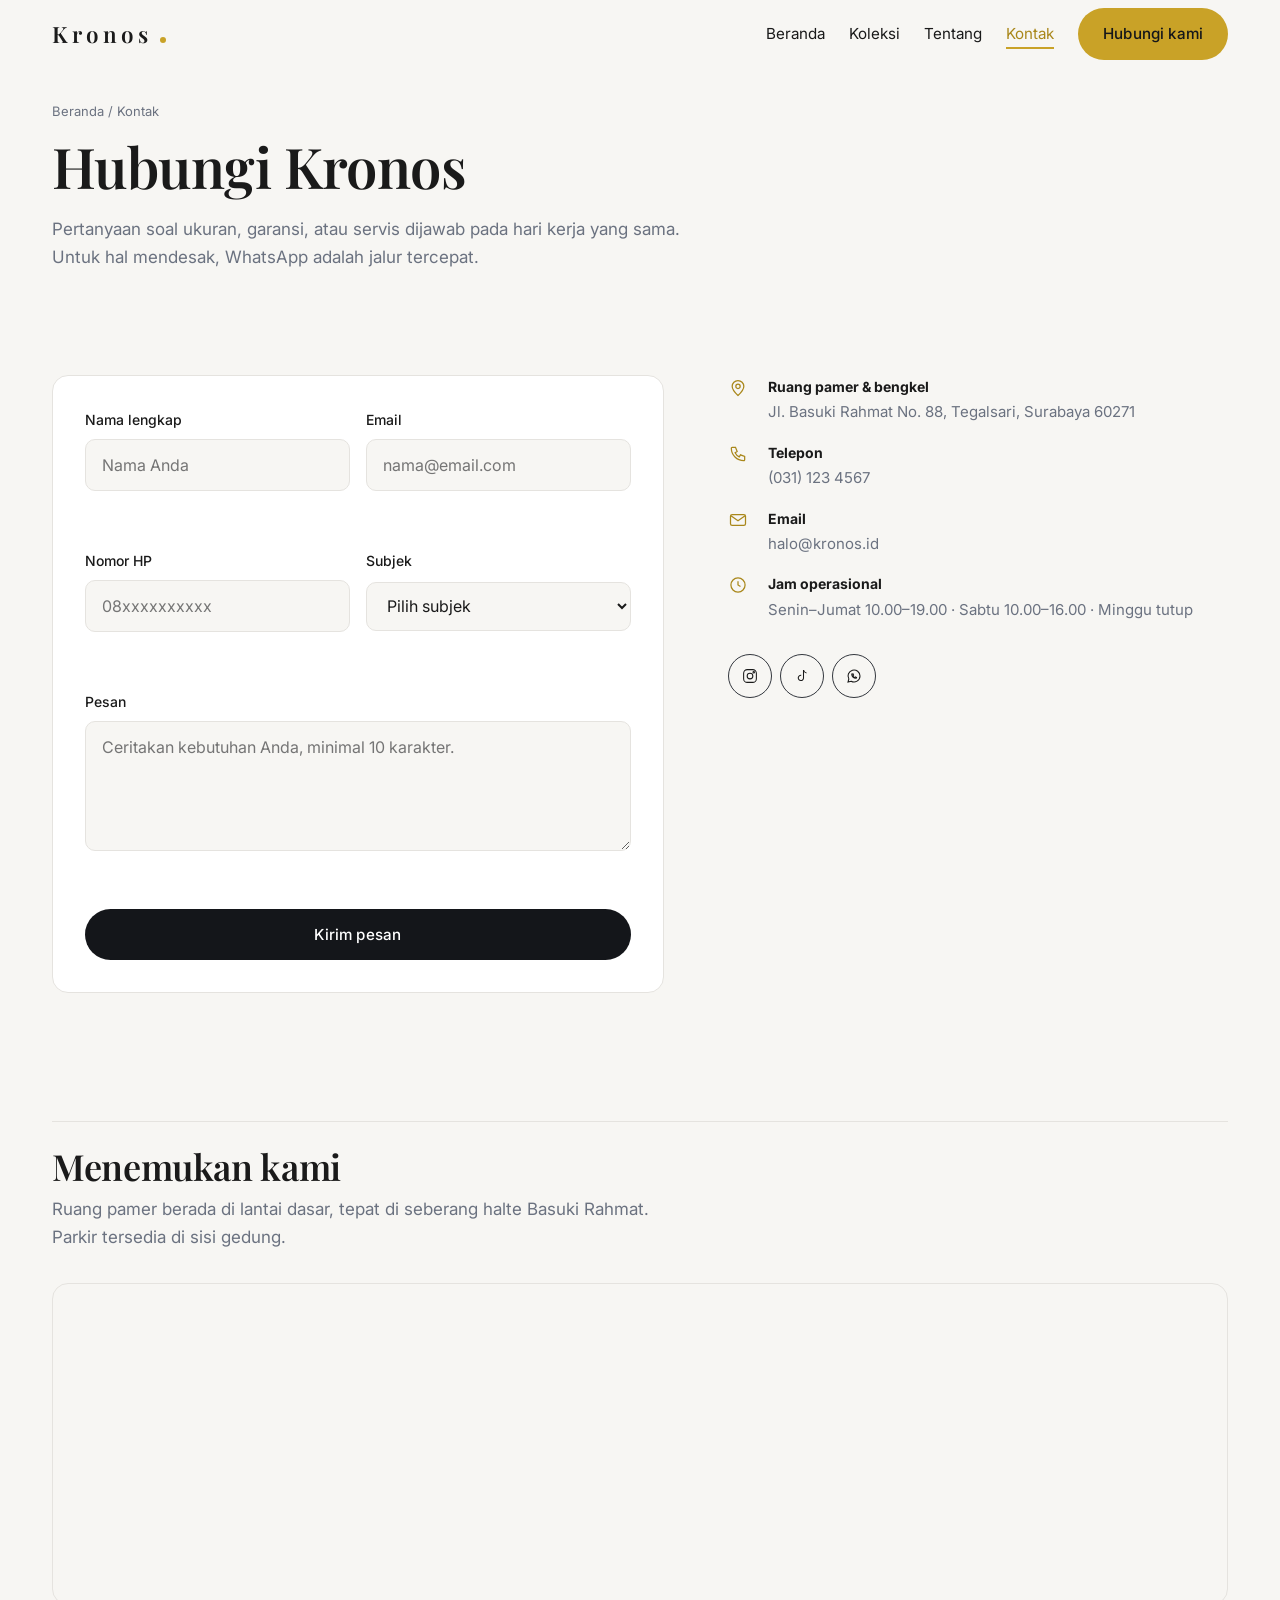
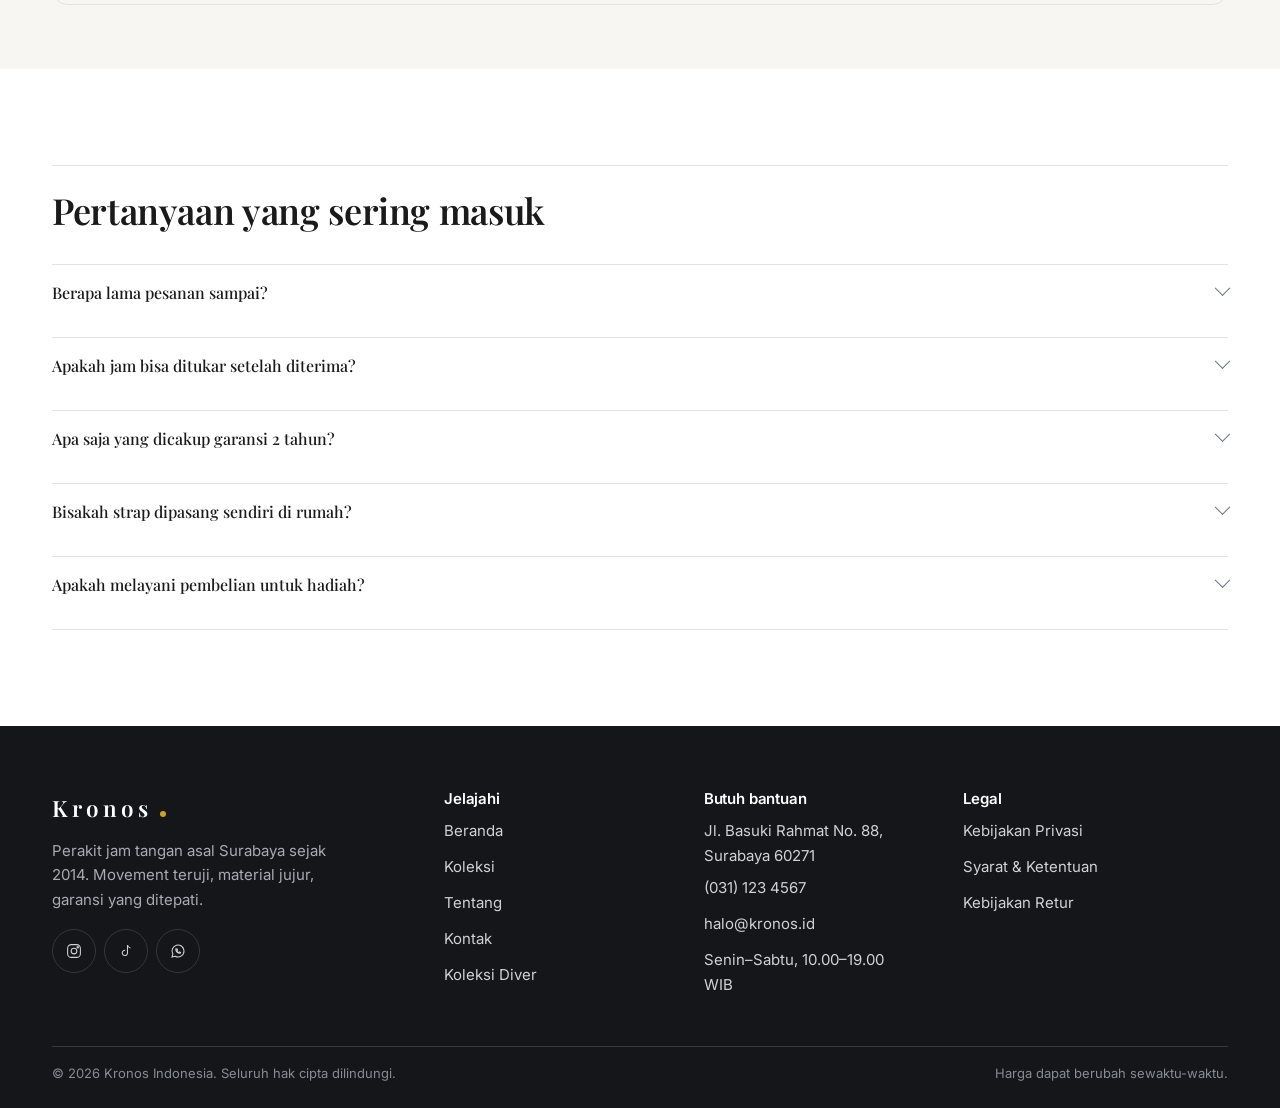
<file: kronos/kontak.html>
<!DOCTYPE html>
<html lang="id">
<head>
<meta charset="UTF-8">
<meta name="viewport" content="width=device-width, initial-scale=1.0">
<title>Kontak — Kronos</title>
<meta name="description" content="Hubungi Kronos untuk konsultasi produk, servis, dan informasi garansi.">
<meta name="theme-color" content="#14161A">
<meta property="og:type" content="website">
<meta property="og:site_name" content="Kronos">
<meta property="og:title" content="Kontak — Kronos">
<meta property="og:description" content="Alamat ruang pamer, jam operasional, dan kanal bantuan Kronos di Surabaya.">
<meta property="og:image" content="assets/img/hero-kronos.svg">
<meta name="twitter:card" content="summary_large_image">
<link rel="preconnect" href="https://fonts.googleapis.com">
<link rel="preconnect" href="https://fonts.gstatic.com" crossorigin>
<link href="https://fonts.googleapis.com/css2?family=Inter:wght@400;500;600&family=Playfair+Display:wght@500;600&display=swap" rel="stylesheet">
<link rel="icon" type="image/svg+xml" href="assets/img/favicon.svg">
<link rel="stylesheet" href="css/style.css">
</head>
<body>

<a class="lewati" href="#konten">Lompat ke konten utama</a>

<header class="situs-header">
  <div class="pembungkus situs-header__isi">
    <a class="logo" href="index.html">Kronos<span class="logo__titik" aria-hidden="true"></span></a>
    <button class="hamburger" type="button" aria-expanded="false" aria-controls="menu-utama" aria-label="Buka menu">
      <span aria-hidden="true"></span><span aria-hidden="true"></span><span aria-hidden="true"></span>
    </button>
    <nav class="nav" id="menu-utama" aria-label="Navigasi utama">
      <a class="nav__tautan" href="index.html">Beranda</a>
      <a class="nav__tautan" href="koleksi.html">Koleksi</a>
      <a class="nav__tautan" href="tentang.html">Tentang</a>
      <a class="nav__tautan" href="kontak.html">Kontak</a>
      <a class="tombol tombol--utama nav__cta" href="kontak.html">Hubungi kami</a>
    </nav>
  </div>
</header>
<button class="tirai" type="button" hidden aria-label="Tutup menu"></button>

<main id="konten">

  <section class="halaman-kepala">
    <div class="pembungkus">
      <nav class="remah" aria-label="Remah roti">
        <a href="index.html">Beranda</a><span aria-hidden="true">/</span>Kontak
      </nav>
      <h1>Hubungi Kronos</h1>
      <p class="lede">Pertanyaan soal ukuran, garansi, atau servis dijawab pada hari kerja yang sama. Untuk hal mendesak, WhatsApp adalah jalur tercepat.</p>
    </div>
  </section>

  <section class="bagian bagian--rapat" aria-labelledby="judul-kontak">
    <div class="pembungkus kontak">
      <h2 class="sr-only" id="judul-kontak">Formulir dan informasi kontak</h2>

      <!-- Form kontak -->
      <form class="form" id="form-kontak" novalidate>
        <div class="sukses" id="form-sukses" role="status" tabindex="-1" hidden>
          <svg viewBox="0 0 24 24" width="22" height="22" fill="none" stroke="currentColor" stroke-width="1.6" aria-hidden="true"><circle cx="12" cy="12" r="9"/><path d="M8 12.2l2.6 2.6L16 9.4"/></svg>
          <p>Pesan Anda terkirim. Tim kami membalas paling lambat satu hari kerja lewat email yang Anda tulis.</p>
        </div>

        <div class="form__baris">
          <div class="bidang">
            <label for="nama">Nama lengkap</label>
            <input type="text" id="nama" name="nama" autocomplete="name" placeholder="Nama Anda">
            <p class="galat" id="error-nama"></p>
          </div>
          <div class="bidang">
            <label for="email">Email</label>
            <input type="email" id="email" name="email" autocomplete="email" placeholder="nama@email.com">
            <p class="galat" id="error-email"></p>
          </div>
        </div>

        <div class="form__baris">
          <div class="bidang">
            <label for="telepon">Nomor HP</label>
            <input type="tel" id="telepon" name="telepon" inputmode="numeric" autocomplete="tel" placeholder="08xxxxxxxxxx">
            <p class="galat" id="error-telepon"></p>
          </div>
          <div class="bidang">
            <label for="subjek">Subjek</label>
            <select id="subjek" name="subjek">
              <option value="">Pilih subjek</option>
              <option value="produk">Konsultasi produk</option>
              <option value="pesanan">Status pesanan</option>
              <option value="garansi">Klaim garansi</option>
              <option value="servis">Servis &amp; perawatan</option>
              <option value="lainnya">Lainnya</option>
            </select>
            <p class="galat" id="error-subjek"></p>
          </div>
        </div>

        <div class="bidang">
          <label for="pesan">Pesan</label>
          <textarea id="pesan" name="pesan" placeholder="Ceritakan kebutuhan Anda, minimal 10 karakter."></textarea>
          <p class="galat" id="error-pesan"></p>
        </div>

        <button class="tombol tombol--gelap tombol--penuh" type="submit">Kirim pesan</button>
      </form>

      <!-- Informasi kontak -->
      <div class="kontak__info">
        <ul class="info-daftar">
          <li>
            <svg viewBox="0 0 24 24" fill="none" stroke="currentColor" stroke-width="1.5" aria-hidden="true"><path d="M12 21s7-6.3 7-11a7 7 0 10-14 0c0 4.7 7 11 7 11z"/><circle cx="12" cy="10" r="2.6"/></svg>
            <div>
              <strong>Ruang pamer &amp; bengkel</strong>
              <span>Jl. Basuki Rahmat No. 88, Tegalsari, Surabaya 60271</span>
            </div>
          </li>
          <li>
            <svg viewBox="0 0 24 24" fill="none" stroke="currentColor" stroke-width="1.5" aria-hidden="true"><path d="M5 4h4l2 5-2.5 1.5a11 11 0 005 5L15 13l5 2v4a1 1 0 01-1.1 1A15 15 0 014 5.1 1 1 0 015 4z"/></svg>
            <div>
              <strong>Telepon</strong>
              <a href="tel:+62311234567">(031) 123 4567</a>
            </div>
          </li>
          <li>
            <svg viewBox="0 0 24 24" fill="none" stroke="currentColor" stroke-width="1.5" aria-hidden="true"><rect x="3" y="5.5" width="18" height="13" rx="2"/><path d="M3.5 7l8.5 6 8.5-6"/></svg>
            <div>
              <strong>Email</strong>
              <a href="mailto:halo@kronos.id">halo@kronos.id</a>
            </div>
          </li>
          <li>
            <svg viewBox="0 0 24 24" fill="none" stroke="currentColor" stroke-width="1.5" aria-hidden="true"><circle cx="12" cy="12" r="8.5"/><path d="M12 7.5V12l3 1.8"/></svg>
            <div>
              <strong>Jam operasional</strong>
              <span>Senin–Jumat 10.00–19.00 · Sabtu 10.00–16.00 · Minggu tutup</span>
            </div>
          </li>
        </ul>

        <ul class="sosial" aria-label="Media sosial Kronos">
          <li><a href="https://instagram.com" target="_blank" rel="noopener" aria-label="Instagram Kronos">
            <svg viewBox="0 0 24 24" width="18" height="18" fill="none" stroke="currentColor" stroke-width="1.4" aria-hidden="true"><rect x="3.5" y="3.5" width="17" height="17" rx="5"/><circle cx="12" cy="12" r="3.8"/><circle cx="17" cy="7" r="1"/></svg>
          </a></li>
          <li><a href="https://tiktok.com" target="_blank" rel="noopener" aria-label="TikTok Kronos">
            <svg viewBox="0 0 24 24" width="18" height="18" fill="none" stroke="currentColor" stroke-width="1.4" aria-hidden="true"><path d="M14 4v10.5a3.5 3.5 0 11-3-3.46"/><path d="M14 4c.4 2.2 1.9 3.6 4 3.9"/></svg>
          </a></li>
          <li><a href="https://wa.me/6281234567890" target="_blank" rel="noopener" aria-label="WhatsApp Kronos">
            <svg viewBox="0 0 24 24" width="18" height="18" fill="none" stroke="currentColor" stroke-width="1.4" aria-hidden="true"><path d="M20 12a8 8 0 01-11.8 7L4 20l1.1-4A8 8 0 1120 12z"/><path d="M9 9.5c0 3 2.5 5.5 5.5 5.5.6 0 1-.4 1-1l-1.6-.8-1 1c-1-.5-1.9-1.4-2.4-2.4l1-1L10.7 9c-.6 0-1 .4-1 .5z"/></svg>
          </a></li>
        </ul>
      </div>
    </div>
  </section>

  <!-- Peta -->
  <section class="bagian bagian--rapat" aria-labelledby="judul-peta">
    <div class="pembungkus">
      <div class="kepala-bagian">
        <h2 id="judul-peta">Menemukan kami</h2>
        <p class="lede">Ruang pamer berada di lantai dasar, tepat di seberang halte Basuki Rahmat. Parkir tersedia di sisi gedung.</p>
      </div>
      <div class="peta">
        <iframe
          src="https://www.google.com/maps?q=Jalan%20Basuki%20Rahmat%20Surabaya&output=embed"
          title="Peta lokasi ruang pamer Kronos di Jalan Basuki Rahmat, Surabaya"
          loading="lazy"
          referrerpolicy="no-referrer-when-downgrade"></iframe>
      </div>
    </div>
  </section>

  <!-- FAQ -->
  <section class="bagian bagian--terang" aria-labelledby="judul-faq">
    <div class="pembungkus">
      <div class="kepala-bagian">
        <h2 id="judul-faq">Pertanyaan yang sering masuk</h2>
      </div>
      <div class="akordeon">
        <div class="akordeon__item">
          <h3>
            <button class="akordeon__tombol" type="button" aria-expanded="false" aria-controls="faq-1" id="faq-tombol-1">Berapa lama pesanan sampai?</button>
          </h3>
          <div class="akordeon__panel" id="faq-1" role="region" aria-labelledby="faq-tombol-1" hidden>
            <p>Satu sampai dua hari untuk Jawa dan tiga sampai lima hari untuk luar Jawa, dihitung sejak pesanan dikonfirmasi. Ongkos kirim dan asuransi ditanggung Kronos.</p>
          </div>
        </div>
        <div class="akordeon__item">
          <h3>
            <button class="akordeon__tombol" type="button" aria-expanded="false" aria-controls="faq-2" id="faq-tombol-2">Apakah jam bisa ditukar setelah diterima?</button>
          </h3>
          <div class="akordeon__panel" id="faq-2" role="region" aria-labelledby="faq-tombol-2" hidden>
            <p>Bisa, dalam tujuh hari sejak paket diterima, selama jam belum dipakai di luar ruangan dan kelengkapannya utuh. Penukaran ukuran atau model tidak dikenakan biaya tambahan selain selisih harga.</p>
          </div>
        </div>
        <div class="akordeon__item">
          <h3>
            <button class="akordeon__tombol" type="button" aria-expanded="false" aria-controls="faq-3" id="faq-tombol-3">Apa saja yang dicakup garansi 2 tahun?</button>
          </h3>
          <div class="akordeon__panel" id="faq-3" role="region" aria-labelledby="faq-tombol-3" hidden>
            <p>Movement dan hasil perakitan. Baterai, tali, kaca pecah karena benturan, serta goresan pemakaian tidak termasuk. Klaim cukup dengan nomor pada kartu garansi, tanpa perlu struk pembelian.</p>
          </div>
        </div>
        <div class="akordeon__item">
          <h3>
            <button class="akordeon__tombol" type="button" aria-expanded="false" aria-controls="faq-4" id="faq-tombol-4">Bisakah strap dipasang sendiri di rumah?</button>
          </h3>
          <div class="akordeon__panel" id="faq-4" role="region" aria-labelledby="faq-tombol-4" hidden>
            <p>Bisa. Seluruh model memakai spring bar quick release, jadi strap dapat dilepas tanpa alat. Bila Anda ragu, bawa ke ruang pamer dan kami pasangkan gratis.</p>
          </div>
        </div>
        <div class="akordeon__item">
          <h3>
            <button class="akordeon__tombol" type="button" aria-expanded="false" aria-controls="faq-5" id="faq-tombol-5">Apakah melayani pembelian untuk hadiah?</button>
          </h3>
          <div class="akordeon__panel" id="faq-5" role="region" aria-labelledby="faq-tombol-5" hidden>
            <p>Ya. Kami sediakan kotak hadiah dan kartu ucapan tanpa biaya, serta nota tanpa harga di dalam paket. Sebutkan permintaan ini saat memesan lewat WhatsApp.</p>
          </div>
        </div>
      </div>
    </div>
  </section>

</main>

<footer class="situs-footer">
  <div class="pembungkus">
    <div class="footer__grid">
      <div class="footer__brand">
        <span class="logo">Kronos<span class="logo__titik" aria-hidden="true"></span></span>
        <p>Perakit jam tangan asal Surabaya sejak 2014. Movement teruji, material jujur, garansi yang ditepati.</p>
        <ul class="sosial">
          <li><a href="https://instagram.com" target="_blank" rel="noopener" aria-label="Instagram Kronos">
            <svg viewBox="0 0 24 24" width="18" height="18" fill="none" stroke="currentColor" stroke-width="1.4" aria-hidden="true"><rect x="3.5" y="3.5" width="17" height="17" rx="5"/><circle cx="12" cy="12" r="3.8"/><circle cx="17" cy="7" r="1"/></svg>
          </a></li>
          <li><a href="https://tiktok.com" target="_blank" rel="noopener" aria-label="TikTok Kronos">
            <svg viewBox="0 0 24 24" width="18" height="18" fill="none" stroke="currentColor" stroke-width="1.4" aria-hidden="true"><path d="M14 4v10.5a3.5 3.5 0 11-3-3.46"/><path d="M14 4c.4 2.2 1.9 3.6 4 3.9"/></svg>
          </a></li>
          <li><a href="https://wa.me/6281234567890" target="_blank" rel="noopener" aria-label="WhatsApp Kronos">
            <svg viewBox="0 0 24 24" width="18" height="18" fill="none" stroke="currentColor" stroke-width="1.4" aria-hidden="true"><path d="M20 12a8 8 0 01-11.8 7L4 20l1.1-4A8 8 0 1120 12z"/><path d="M9 9.5c0 3 2.5 5.5 5.5 5.5.6 0 1-.4 1-1l-1.6-.8-1 1c-1-.5-1.9-1.4-2.4-2.4l1-1L10.7 9c-.6 0-1 .4-1 .5z"/></svg>
          </a></li>
        </ul>
      </div>
      <nav class="footer__nav" aria-label="Navigasi footer">
        <h3>Jelajahi</h3>
        <ul class="footer__daftar">
          <li><a href="index.html">Beranda</a></li>
          <li><a href="koleksi.html">Koleksi</a></li>
          <li><a href="tentang.html">Tentang</a></li>
          <li><a href="kontak.html">Kontak</a></li>
          <li><a href="koleksi.html?kategori=diver">Koleksi Diver</a></li>
        </ul>
      </nav>
      <div class="footer__kontak">
        <h3>Butuh bantuan</h3>
        <ul class="footer__daftar">
          <li>Jl. Basuki Rahmat No. 88, Surabaya 60271</li>
          <li><a href="tel:+62311234567">(031) 123 4567</a></li>
          <li><a href="mailto:halo@kronos.id">halo@kronos.id</a></li>
          <li>Senin–Sabtu, 10.00–19.00 WIB</li>
        </ul>
      </div>
      <div class="footer__kontak">
        <h3>Legal</h3>
        <ul class="footer__daftar">
          <li><a href="kebijakan-privasi.html">Kebijakan Privasi</a></li>
          <li><a href="syarat-ketentuan.html">Syarat &amp; Ketentuan</a></li>
          <li><a href="kebijakan-retur.html">Kebijakan Retur</a></li>
        </ul>
      </div>
    </div>
    <div class="footer__bawah">
      <span>© <span data-tahun>2026</span> Kronos Indonesia. Seluruh hak cipta dilindungi.</span>
      <span>Harga dapat berubah sewaktu-waktu.</span>
    </div>
  </div>
</footer>

<button class="ke-atas" type="button" aria-label="Kembali ke atas halaman">
  <svg viewBox="0 0 24 24" width="18" height="18" fill="none" stroke="currentColor" stroke-width="1.6" aria-hidden="true"><path d="M12 19V6"/><path d="M6 11.5L12 5.5l6 6"/></svg>
</button>

<script src="js/main.js"></script>
</body>
</html>
</file>
<file: css/style.css>
/* ==========================================================================
   KRONOS — style.css
   Satu-satunya file CSS. Ditulis mobile-first.

   Daftar isi
   1.  Token & variabel
   2.  Reset & elemen dasar
   3.  Tipografi & utilitas layout
   4.  Tombol
   5.  Header & navigasi
   6.  Footer
   7.  Tombol kembali ke atas
   8.  Animasi reveal
   9.  Beranda — hero
   10. Beranda — kategori
   11. Kartu & grid produk
   12. Beranda — keunggulan, testimoni, banner CTA
   13. Koleksi — toolbar filter
   14. Detail produk
   15. Tentang
   16. Kontak
   17. Penyesuaian layar besar
   ========================================================================== */

/* ==========================================================================
   1. TOKEN & VARIABEL
   ========================================================================== */

:root {
  /* Warna */
  --c-primary: #14161a;
  --c-primary-soft: #21242a;
  --c-brass: #c9a227;
  --c-brass-dark: #a9871a;
  --c-bg: #f7f6f3;
  --c-surface: #ffffff;
  --c-surface-alt: #efece6;
  --c-text: #1a1a1a;
  --c-muted: #6b7280;
  --c-border: #e5e3df;
  --c-border-dark: #33373e;
  --c-success: #2e7d53;
  --c-error: #c0392b;

  /* Tipografi */
  --f-judul: "Playfair Display", "Iowan Old Style", Georgia, "Times New Roman", serif;
  --f-teks: "Inter", -apple-system, BlinkMacSystemFont, "Segoe UI", Roboto, Helvetica, Arial, sans-serif;

  /* Jarak */
  --s-1: 0.25rem;
  --s-2: 0.5rem;
  --s-3: 0.75rem;
  --s-4: 1rem;
  --s-5: 1.5rem;
  --s-6: 2rem;
  --s-7: 3rem;
  --s-8: 4rem;
  --s-9: 6rem;

  /* Bentuk */
  --r-sm: 6px;
  --r-md: 10px;
  --r-lg: 16px;
  --r-pil: 999px;

  /* Bayangan & transisi */
  --bayang-1: 0 1px 2px rgba(20, 22, 26, 0.05);
  --bayang-2: 0 10px 30px rgba(20, 22, 26, 0.09);
  --bayang-emas: 0 18px 38px -12px rgba(201, 162, 39, 0.35), 0 10px 30px rgba(20, 22, 26, 0.12);
  --transisi: 0.25s ease;
  --ease-mewah: cubic-bezier(0.16, 1, 0.3, 1);
  --ease-lembut: cubic-bezier(0.22, 0.61, 0.36, 1);

  /* Layout */
  --lebar: 1240px;
  --tinggi-header: 68px;
}

/* ==========================================================================
   2. RESET & ELEMEN DASAR
   ========================================================================== */

*,
*::before,
*::after {
  box-sizing: border-box;
}

html {
  scroll-behavior: smooth;
  -webkit-text-size-adjust: 100%;
}

body {
  margin: 0;
  background-color: var(--c-bg);
  color: var(--c-text);
  font-family: var(--f-teks);
  font-size: 1rem;
  line-height: 1.65;
  overflow-x: hidden;
}

body.terkunci {
  overflow: hidden;
}

[hidden] {
  display: none !important;
}

img,
svg {
  max-width: 100%;
  height: auto;
  display: block;
}

a {
  color: inherit;
  text-decoration: none;
}

button,
input,
select,
textarea {
  font: inherit;
  color: inherit;
}

:focus-visible {
  outline: 3px solid var(--c-brass);
  outline-offset: 3px;
  border-radius: var(--r-sm);
}

::selection {
  background: var(--c-brass);
  color: var(--c-primary);
}

/* ==========================================================================
   3. TIPOGRAFI & UTILITAS LAYOUT
   ========================================================================== */

h1,
h2,
h3,
h4 {
  font-family: var(--f-judul);
  font-weight: 600;
  line-height: 1.15;
  margin: 0 0 var(--s-4);
  letter-spacing: -0.01em;
}

h1 {
  font-size: clamp(2rem, 5vw, 3.5rem);
}

h2 {
  font-size: clamp(1.5rem, 3.5vw, 2.25rem);
}

h3 {
  font-size: clamp(1.1rem, 2vw, 1.35rem);
}

p {
  margin: 0 0 var(--s-4);
}

small,
.kecil {
  font-size: 0.875rem;
}

.lede {
  color: var(--c-muted);
  max-width: 58ch;
  font-size: 1.0625rem;
}

.pembungkus {
  width: 100%;
  max-width: var(--lebar);
  margin-inline: auto;
  padding-inline: var(--s-4);
}

.bagian {
  padding-block: var(--s-8);
}

.bagian--rapat {
  padding-block: var(--s-7);
}

.bagian--gelap {
  background: var(--c-primary);
  color: #f2f2f0;
}

.bagian--terang {
  background: var(--c-surface);
}

.kepala-bagian {
  border-top: 1px solid var(--c-border);
  padding-top: var(--s-5);
  margin-bottom: var(--s-6);
}

.bagian--gelap .kepala-bagian {
  border-top-color: var(--c-border-dark);
}

.kepala-bagian h2 {
  margin-bottom: var(--s-2);
}

.kepala-bagian p {
  margin-bottom: 0;
}

.bagian--gelap .lede {
  color: #b9bcc2;
}

.tautan-teks {
  color: var(--c-text);
  border-bottom: 1px solid var(--c-brass);
  padding-bottom: 2px;
  font-weight: 500;
  transition: color var(--transisi), border-color var(--transisi);
}

.tautan-teks:hover {
  color: var(--c-brass-dark);
}

.bagian--gelap .tautan-teks {
  color: #f2f2f0;
}

.lewati {
  position: absolute;
  left: -9999px;
  top: 0;
  background: var(--c-primary);
  color: #fff;
  padding: var(--s-3) var(--s-4);
  z-index: 200;
}

.lewati:focus {
  left: var(--s-4);
  top: var(--s-2);
}

.sr-only {
  position: absolute;
  width: 1px;
  height: 1px;
  padding: 0;
  margin: -1px;
  overflow: hidden;
  clip: rect(0 0 0 0);
  white-space: nowrap;
  border: 0;
}

/* ==========================================================================
   4. TOMBOL
   ========================================================================== */

.tombol {
  position: relative;
  display: inline-flex;
  align-items: center;
  justify-content: center;
  gap: var(--s-2);
  min-height: 46px;
  padding: var(--s-3) var(--s-5);
  border: 1px solid transparent;
  border-radius: var(--r-pil);
  font-size: 0.95rem;
  font-weight: 500;
  letter-spacing: 0.01em;
  cursor: pointer;
  text-align: center;
  overflow: hidden;
  isolation: isolate;
  transition: background-color 0.35s var(--ease-lembut), color 0.35s var(--ease-lembut),
    border-color 0.35s var(--ease-lembut), transform 0.35s var(--ease-mewah),
    box-shadow 0.35s var(--ease-mewah);
}

.tombol::before {
  content: "";
  position: absolute;
  inset: 0;
  z-index: -1;
  background: linear-gradient(115deg, transparent 20%, rgba(255, 255, 255, 0.35) 42%, transparent 64%);
  transform: translateX(-120%);
  transition: transform 0.7s var(--ease-mewah);
}

@media (hover: hover) {
  .tombol:hover {
    transform: translateY(-2px);
  }

  .tombol:hover::before {
    transform: translateX(120%);
  }
}

.tombol:active {
  transform: translateY(0) scale(0.98);
}

.tombol--utama {
  background: var(--c-brass);
  color: var(--c-primary);
}

.tombol--utama:hover {
  background: var(--c-brass-dark);
  color: #fff;
  box-shadow: var(--bayang-emas);
}

.tombol--gelap {
  background: var(--c-primary);
  color: #fff;
}

.tombol--gelap:hover {
  background: var(--c-primary-soft);
}

.tombol--garis {
  border-color: var(--c-border);
  background: transparent;
  color: var(--c-text);
}

.tombol--garis:hover {
  border-color: var(--c-primary);
}

.bagian--gelap .tombol--garis,
.banner .tombol--garis,
.hero .tombol--garis {
  border-color: rgba(255, 255, 255, 0.35);
  color: #f2f2f0;
}

.bagian--gelap .tombol--garis:hover,
.banner .tombol--garis:hover,
.hero .tombol--garis:hover {
  border-color: var(--c-brass);
  color: var(--c-brass);
}

.tombol--penuh {
  width: 100%;
}

.tombol[aria-disabled="true"] {
  opacity: 0.55;
  pointer-events: none;
}

/* ==========================================================================
   5. HEADER & NAVIGASI
   ========================================================================== */

.situs-header {
  position: sticky;
  top: 0;
  z-index: 100;
  background: var(--c-bg);
  border-bottom: 1px solid transparent;
  transform: translateY(0);
  transition: border-color var(--transisi), background-color var(--transisi),
    box-shadow var(--transisi), transform 0.32s ease;
}

.situs-header--tertaut {
  border-bottom-color: var(--c-border);
  box-shadow: var(--bayang-1);
}

.situs-header--tersembunyi {
  transform: translateY(-100%);
}

@media (prefers-reduced-motion: reduce) {
  .situs-header {
    transition: border-color var(--transisi), background-color var(--transisi);
  }
}

.situs-header__isi {
  display: flex;
  align-items: center;
  justify-content: space-between;
  gap: var(--s-4);
  min-height: var(--tinggi-header);
}

.logo {
  display: inline-flex;
  align-items: baseline;
  gap: var(--s-2);
  font-family: var(--f-judul);
  font-size: 1.4rem;
  font-weight: 600;
  letter-spacing: 0.18em;
}

.logo__titik {
  width: 6px;
  height: 6px;
  border-radius: 50%;
  background: var(--c-brass);
  display: inline-block;
}

.logo__tag {
  font-family: var(--f-teks);
  font-size: 0.6875rem;
  letter-spacing: 0.22em;
  color: var(--c-muted);
}

/* Hamburger */
.hamburger {
  display: inline-flex;
  flex-direction: column;
  justify-content: center;
  gap: 5px;
  width: 46px;
  height: 46px;
  padding: 0 11px;
  background: none;
  border: 1px solid var(--c-border);
  border-radius: var(--r-pil);
  cursor: pointer;
}

.hamburger span {
  display: block;
  height: 1.5px;
  background: var(--c-text);
  transition: transform var(--transisi), opacity var(--transisi);
}

.hamburger[aria-expanded="true"] span:nth-child(1) {
  transform: translateY(6.5px) rotate(45deg);
}

.hamburger[aria-expanded="true"] span:nth-child(2) {
  opacity: 0;
}

.hamburger[aria-expanded="true"] span:nth-child(3) {
  transform: translateY(-6.5px) rotate(-45deg);
}

/* Navigasi mobile: panel geser */
.nav {
  position: fixed;
  inset: 0 0 0 auto;
  width: min(84vw, 340px);
  background: var(--c-surface);
  border-left: 1px solid var(--c-border);
  padding: calc(var(--tinggi-header) + var(--s-5)) var(--s-5) var(--s-6);
  transform: translateX(100%);
  transition: transform 0.3s ease;
  overflow-y: auto;
  z-index: 110;
  display: flex;
  flex-direction: column;
  gap: var(--s-2);
}

.nav--terbuka {
  transform: translateX(0);
}

.nav__tautan {
  display: flex;
  align-items: center;
  min-height: 48px;
  padding: var(--s-2) 0;
  font-size: 1.05rem;
  border-bottom: 1px solid var(--c-border);
  transition: color var(--transisi);
}

.nav__tautan--aktif {
  color: var(--c-brass-dark);
}

.nav__cta {
  margin-top: var(--s-4);
}

.tirai {
  position: fixed;
  inset: 0;
  background: rgba(20, 22, 26, 0.45);
  z-index: 95;
  border: 0;
  padding: 0;
  cursor: pointer;
}

@media (min-width: 768px) {
  .hamburger,
  .tirai {
    display: none;
  }

  .nav {
    position: static;
    width: auto;
    transform: none;
    background: none;
    border: 0;
    padding: 0;
    flex-direction: row;
    align-items: center;
    gap: var(--s-5);
    z-index: auto;
  }

  .nav__tautan {
    min-height: 40px;
    border-bottom: 0;
    font-size: 0.95rem;
    position: relative;
  }

  .nav__tautan::after {
    content: "";
    position: absolute;
    left: 0;
    right: 100%;
    bottom: 6px;
    height: 1.5px;
    background: var(--c-brass);
    transition: right var(--transisi);
  }

  .nav__tautan:hover::after,
  .nav__tautan--aktif::after {
    right: 0;
  }

  .nav__cta {
    margin-top: 0;
  }
}

/* ==========================================================================
   6. FOOTER
   ========================================================================== */

.situs-footer {
  background: var(--c-primary);
  color: #cfd2d7;
  padding-block: var(--s-8) var(--s-5);
  font-size: 0.9375rem;
}

.situs-footer h3 {
  font-family: var(--f-teks);
  font-size: 0.9375rem;
  font-weight: 600;
  color: #fff;
  margin-bottom: var(--s-3);
}

.footer__grid {
  display: grid;
  gap: var(--s-6);
}

.footer__brand .logo {
  color: #fff;
  margin-bottom: var(--s-3);
}

.footer__brand p {
  max-width: 34ch;
  color: #a7abb3;
}

.footer__daftar {
  list-style: none;
  margin: 0;
  padding: 0;
  display: grid;
  gap: var(--s-2);
}

.footer__daftar a {
  display: inline-block;
  min-height: 28px;
  transition: color var(--transisi);
}

.footer__daftar a:hover {
  color: var(--c-brass);
}

.sosial {
  display: flex;
  gap: var(--s-2);
  list-style: none;
  margin: var(--s-4) 0 0;
  padding: 0;
}

.sosial a {
  display: inline-flex;
  align-items: center;
  justify-content: center;
  width: 44px;
  height: 44px;
  border: 1px solid var(--c-border-dark);
  border-radius: 50%;
  transition: border-color var(--transisi), color var(--transisi);
}

.sosial a:hover {
  border-color: var(--c-brass);
  color: var(--c-brass);
}

.footer__bawah {
  margin-top: var(--s-7);
  padding-top: var(--s-4);
  border-top: 1px solid var(--c-border-dark);
  display: flex;
  flex-wrap: wrap;
  gap: var(--s-2) var(--s-5);
  justify-content: space-between;
  color: #878c94;
  font-size: 0.8125rem;
}

@media (min-width: 640px) {
  .footer__grid {
    grid-template-columns: 1.3fr 0.8fr 0.8fr 1fr;
    gap: var(--s-7);
  }
}

/* ==========================================================================
   7. TOMBOL KEMBALI KE ATAS
   ========================================================================== */

.ke-atas {
  position: fixed;
  right: var(--s-4);
  bottom: var(--s-4);
  width: 46px;
  height: 46px;
  border-radius: 50%;
  border: 1px solid var(--c-border);
  background: var(--c-surface);
  color: var(--c-text);
  box-shadow: var(--bayang-2);
  cursor: pointer;
  display: grid;
  place-items: center;
  opacity: 0;
  visibility: hidden;
  transform: translateY(10px);
  transition: opacity var(--transisi), transform var(--transisi), visibility var(--transisi);
  z-index: 90;
}

.ke-atas--tampil {
  opacity: 1;
  visibility: visible;
  transform: translateY(0);
}

/* ==========================================================================
   8. ANIMASI REVEAL & MIKRO-INTERAKSI MEWAH
   ========================================================================== */

/* --- Reveal dasar: naik + blur tipis, terasa lebih halus & premium --- */
[data-reveal] {
  opacity: 0;
  transform: translateY(26px) scale(0.985);
  filter: blur(6px);
  transition: opacity 0.9s var(--ease-mewah), transform 0.9s var(--ease-mewah),
    filter 0.9s var(--ease-mewah);
  will-change: opacity, transform, filter;
}

[data-reveal].tampil {
  opacity: 1;
  transform: none;
  filter: blur(0);
}

/* Varian arah, dipasang lewat atribut data-reveal="kiri|kanan|zoom|garis" */
[data-reveal="kiri"] { transform: translateX(-34px) scale(0.99); filter: blur(5px); }
[data-reveal="kanan"] { transform: translateX(34px) scale(0.99); filter: blur(5px); }
[data-reveal="zoom"] { transform: scale(0.92); filter: blur(4px); }
[data-reveal="kiri"].tampil,
[data-reveal="kanan"].tampil,
[data-reveal="zoom"].tampil { transform: none; filter: blur(0); }

/* --- Stagger otomatis untuk grid/daftar kartu --- */
.kategori-grid > *,
.grid-produk > *,
.keunggulan > *,
.info-daftar > li,
.nilai > li,
.linimasa > li,
.proses > li,
.statistik > li,
.footer__grid > *,
.akordeon__item {
  transition-delay: calc(var(--stagger-i, 0) * 90ms);
}

/* --- Garis emas yang "menggambar diri" di bawah judul saat tampil --- */
.kepala-bagian h2,
.halaman-kepala h1 {
  position: relative;
  display: inline-block;
}

.kepala-bagian h2::after,
.halaman-kepala h1::after {
  content: "";
  position: absolute;
  left: 0;
  bottom: -0.32em;
  height: 2px;
  width: 0;
  background: linear-gradient(90deg, var(--c-brass), transparent);
  transition: width 1s var(--ease-mewah) 0.15s;
}

[data-reveal].tampil .kepala-bagian h2::after,
.kepala-bagian.tampil h2::after,
.halaman-kepala.tampil h1::after {
  width: 64px;
}

.halaman-kepala h1::after {
  width: 0;
  animation: garisJudulHalaman 1s var(--ease-mewah) 0.25s forwards;
}

@keyframes garisJudulHalaman {
  to { width: 72px; }
}

/* --- Unveil gambar: tirai tipis tersingkap dari kiri ke kanan --- */
.reveal-gambar {
  position: relative;
  overflow: hidden;
}

.reveal-gambar::after {
  content: "";
  position: absolute;
  inset: 0;
  background: linear-gradient(100deg, var(--c-bg) 48%, rgba(247, 246, 243, 0.35) 60%, transparent 72%);
  transform: translateX(0);
  transition: transform 1s var(--ease-mewah);
  z-index: 2;
  pointer-events: none;
}

.reveal-gambar img {
  transition: transform 1.1s var(--ease-mewah);
}

[data-reveal] .reveal-gambar {
  clip-path: inset(0 0 0 0);
}

[data-reveal]:not(.tampil) .reveal-gambar::after {
  transform: translateX(0);
}

[data-reveal].tampil .reveal-gambar::after {
  transform: translateX(101%);
}

[data-reveal]:not(.tampil) .reveal-gambar img {
  transform: scale(1.12);
}

/* --- Halaman masuk dengan fade lembut setiap kali dibuka --- */
#konten {
  animation: kontenMasuk 0.7s var(--ease-mewah) both;
}

@keyframes kontenMasuk {
  from { opacity: 0; transform: translateY(10px); }
  to { opacity: 1; transform: none; }
}

@media (prefers-reduced-motion: reduce) {
  html {
    scroll-behavior: auto;
  }

  *,
  *::before,
  *::after {
    animation-duration: 0.001ms !important;
    transition-duration: 0.001ms !important;
  }

  [data-reveal] {
    opacity: 1;
    transform: none;
    filter: none;
  }

  .reveal-gambar::after {
    display: none;
  }
}

/* ==========================================================================
   9. BERANDA — HERO
   ========================================================================== */

.hero {
  background: var(--c-primary);
  color: #f2f2f0;
  padding-block: var(--s-7) 0;
  overflow: hidden;
}

.hero__grid {
  display: grid;
  gap: var(--s-6);
  align-items: center;
}

.hero__jam {
  order: -1;
  justify-self: center;
  width: min(100%, 420px);
  animation: heroJamMasuk 1.2s var(--ease-mewah) 0.15s both;
}

.hero__jam img {
  width: 100%;
  border-radius: var(--r-lg) var(--r-lg) 0 0;
  animation: heroMengambang 6s ease-in-out 1.4s infinite;
}

.hero h1 {
  color: #fff;
  margin-bottom: var(--s-4);
  animation: heroTeksMasuk 0.9s var(--ease-mewah) 0.05s both;
}

.hero__teks p {
  color: #b9bcc2;
  max-width: 48ch;
  animation: heroTeksMasuk 0.9s var(--ease-mewah) 0.2s both;
}

.hero__aksi {
  display: flex;
  flex-wrap: wrap;
  gap: var(--s-3);
  margin-top: var(--s-5);
  animation: heroTeksMasuk 0.9s var(--ease-mewah) 0.35s both;
}

.hero__fakta {
  display: flex;
  flex-wrap: wrap;
  gap: var(--s-5);
  margin: var(--s-6) 0 var(--s-7);
  padding-top: var(--s-5);
  border-top: 1px solid var(--c-border-dark);
  list-style: none;
  padding-inline: 0;
  padding-bottom: 0;
  animation: heroTeksMasuk 0.9s var(--ease-mewah) 0.5s both;
}

.hero__fakta li strong {
  position: relative;
}

@keyframes heroTeksMasuk {
  from { opacity: 0; transform: translateY(18px); filter: blur(4px); }
  to { opacity: 1; transform: none; filter: blur(0); }
}

@keyframes heroJamMasuk {
  from { opacity: 0; transform: translateY(24px) scale(0.96); filter: blur(8px); }
  to { opacity: 1; transform: none; filter: blur(0); }
}

@keyframes heroMengambang {
  0%, 100% { transform: translateY(0); }
  50% { transform: translateY(-10px); }
}

.hero__fakta strong {
  display: block;
  font-family: var(--f-judul);
  font-size: 1.5rem;
  color: var(--c-brass);
  line-height: 1.2;
}

.hero__fakta span {
  font-size: 0.8125rem;
  color: #9ba0a8;
}

@media (min-width: 900px) {
  .hero {
    padding-block: var(--s-8) 0;
  }

  .hero__grid {
    grid-template-columns: 1fr 1fr;
    gap: var(--s-8);
  }

  .hero__jam {
    order: 0;
    width: 100%;
    max-width: none;
  }

  .hero__fakta {
    margin-bottom: var(--s-8);
  }
}

/* ==========================================================================
   10. BERANDA — KATEGORI
   ========================================================================== */

.kategori-grid {
  display: grid;
  gap: var(--s-4);
  grid-template-columns: repeat(2, 1fr);
}

.kategori {
  position: relative;
  display: block;
  border-radius: var(--r-md);
  overflow: hidden;
  background: var(--c-surface-alt);
  transition: transform 0.5s var(--ease-mewah), box-shadow 0.5s var(--ease-mewah);
}

.kategori__media {
  display: block;
}

.kategori img {
  width: 100%;
  aspect-ratio: 4 / 3;
  object-fit: cover;
  display: block;
}

.kategori__label {
  display: flex;
  align-items: baseline;
  justify-content: space-between;
  gap: var(--s-2);
  padding: var(--s-3) var(--s-4) var(--s-4);
  background: var(--c-surface);
}

.kategori__label strong {
  font-family: var(--f-judul);
  font-size: 1.15rem;
  font-weight: 600;
}

.kategori__label span {
  font-size: 0.8125rem;
  color: var(--c-muted);
}

@media (hover: hover) {
  .kategori:hover {
    transform: translateY(-6px);
    box-shadow: var(--bayang-emas);
  }

  .kategori:hover img {
    transform: scale(1.07);
  }

  .kategori__label strong {
    position: relative;
  }

  .kategori__label strong::after {
    content: "";
    position: absolute;
    left: 0;
    bottom: -3px;
    width: 0;
    height: 1px;
    background: var(--c-brass);
    transition: width 0.4s var(--ease-mewah);
  }

  .kategori:hover .kategori__label strong::after {
    width: 100%;
  }
}

@media (min-width: 900px) {
  .kategori-grid {
    grid-template-columns: repeat(4, 1fr);
  }
}

/* ==========================================================================
   11. KARTU & GRID PRODUK
   ========================================================================== */

.grid-produk {
  display: grid;
  gap: var(--s-5) var(--s-4);
  grid-template-columns: repeat(2, 1fr);
  list-style: none;
  margin: 0;
  padding: 0;
}

.kartu {
  position: relative;
}

.kartu__tautan {
  display: block;
}

.kartu__gambar {
  position: relative;
  border-radius: var(--r-md);
  overflow: hidden;
  background: var(--c-surface-alt);
  aspect-ratio: 1 / 1;
  transition: transform 0.5s var(--ease-mewah), box-shadow 0.5s var(--ease-mewah);
}

.kartu__gambar img {
  width: 100%;
  height: 100%;
  object-fit: cover;
  transition: transform 0.6s var(--ease-mewah);
}

.kartu__nama {
  position: relative;
  transition: color var(--transisi);
}

.kartu__stok {
  position: absolute;
  left: var(--s-3);
  top: var(--s-3);
  background: rgba(20, 22, 26, 0.88);
  color: #fff;
  font-size: 0.75rem;
  padding: 3px 10px;
  border-radius: var(--r-pil);
}

.kartu__isi {
  padding-top: var(--s-3);
}

.kartu__meta {
  display: flex;
  align-items: center;
  gap: var(--s-2);
  justify-content: space-between;
  font-size: 0.75rem;
  color: var(--c-muted);
  margin-bottom: var(--s-1);
}

.kartu__kode {
  letter-spacing: 0.08em;
  color: var(--c-muted);
}

.kartu__nama {
  font-size: 1.0625rem;
  margin-bottom: var(--s-1);
}

.kartu__harga {
  margin: 0;
  font-size: 0.9375rem;
  font-variant-numeric: tabular-nums;
}

@media (hover: hover) {
  .kartu:hover .kartu__gambar {
    transform: translateY(-6px);
    box-shadow: var(--bayang-emas);
  }

  .kartu:hover .kartu__gambar img {
    transform: scale(1.08);
  }

  .kartu:hover .kartu__nama {
    color: var(--c-brass-dark);
  }
}

@media (min-width: 768px) {
  .grid-produk {
    grid-template-columns: repeat(3, 1fr);
    gap: var(--s-6) var(--s-5);
  }
}

@media (min-width: 1024px) {
  .grid-produk {
    grid-template-columns: repeat(4, 1fr);
  }
}

/* ==========================================================================
   12. BERANDA — KEUNGGULAN, TESTIMONI, BANNER CTA
   ========================================================================== */

.keunggulan {
  display: grid;
  gap: var(--s-5);
  list-style: none;
  margin: 0;
  padding: 0;
}

.keunggulan li {
  display: grid;
  grid-template-columns: 40px 1fr;
  gap: var(--s-4);
  align-items: start;
}

.keunggulan svg {
  width: 32px;
  height: 32px;
  color: var(--c-brass);
}

.keunggulan h3 {
  font-family: var(--f-teks);
  font-size: 1rem;
  font-weight: 600;
  margin-bottom: var(--s-1);
}

.keunggulan p {
  margin: 0;
  color: var(--c-muted);
  font-size: 0.9375rem;
}

@media (min-width: 700px) {
  .keunggulan {
    grid-template-columns: repeat(2, 1fr);
    gap: var(--s-6);
  }
}

@media (min-width: 1024px) {
  .keunggulan {
    grid-template-columns: repeat(4, 1fr);
  }

  .keunggulan li {
    grid-template-columns: 1fr;
    gap: var(--s-3);
  }
}

/* Slider testimoni */
.slider {
  overflow: hidden;
}

.slider__jalur {
  display: flex;
  transition: transform 0.45s ease;
}

.testimoni {
  flex: 0 0 100%;
  margin: 0;
  padding-right: var(--s-2);
}

.testimoni blockquote {
  margin: 0 0 var(--s-4);
  font-family: var(--f-judul);
  font-size: clamp(1.15rem, 2.6vw, 1.6rem);
  line-height: 1.45;
}

.testimoni blockquote p {
  margin: 0;
}

.testimoni figcaption {
  display: flex;
  flex-direction: column;
  font-size: 0.875rem;
}

.testimoni__nama {
  font-weight: 600;
}

.testimoni__detail {
  color: var(--c-muted);
}

.slider__kendali {
  display: flex;
  align-items: center;
  gap: var(--s-3);
  margin-top: var(--s-5);
}

.slider__tombol {
  width: 44px;
  height: 44px;
  border-radius: 50%;
  border: 1px solid var(--c-border);
  background: transparent;
  cursor: pointer;
  display: grid;
  place-items: center;
  transition: border-color var(--transisi), background-color var(--transisi);
}

.slider__tombol:hover {
  border-color: var(--c-primary);
  background: var(--c-surface);
}

.slider__titik {
  display: flex;
  gap: var(--s-2);
  margin-left: auto;
}

.titik {
  width: 34px;
  height: 44px;
  padding: 0;
  border: 0;
  background: none;
  cursor: pointer;
  position: relative;
}

.titik::after {
  content: "";
  position: absolute;
  inset: 20px 6px;
  background: var(--c-border);
  border-radius: var(--r-pil);
  transition: background-color var(--transisi);
}

.titik--aktif::after {
  background: var(--c-brass);
}

/* Banner CTA penutup */
.banner {
  background: var(--c-primary);
  color: #f2f2f0;
  border-radius: var(--r-lg);
  padding: var(--s-6) var(--s-5);
  display: grid;
  gap: var(--s-4);
}

.banner h2 {
  color: #fff;
  margin-bottom: 0;
}

.banner p {
  color: #b9bcc2;
  margin: 0;
  max-width: 46ch;
}

.banner__aksi {
  display: flex;
  flex-wrap: wrap;
  gap: var(--s-3);
}

@media (min-width: 900px) {
  .banner {
    grid-template-columns: 1.3fr auto;
    align-items: center;
    padding: var(--s-7);
  }

  .banner__aksi {
    justify-content: flex-end;
  }
}

/* ==========================================================================
   13. KOLEKSI — TOOLBAR FILTER
   ========================================================================== */

.halaman-kepala {
  padding-block: var(--s-6) var(--s-5);
}

.halaman-kepala .remah {
  animation: heroTeksMasukGelap 0.7s var(--ease-mewah) 0s both;
}

.halaman-kepala h1 {
  animation: heroTeksMasukGelap 0.8s var(--ease-mewah) 0.08s both;
}

.halaman-kepala .lede {
  animation: heroTeksMasukGelap 0.8s var(--ease-mewah) 0.2s both;
}

@keyframes heroTeksMasukGelap {
  from { opacity: 0; transform: translateY(16px); filter: blur(4px); }
  to { opacity: 1; transform: none; filter: blur(0); }
}

.remah {
  font-size: 0.8125rem;
  color: var(--c-muted);
  margin-bottom: var(--s-3);
}

.remah a:hover {
  color: var(--c-brass-dark);
}

.remah span {
  margin-inline: var(--s-1);
}

.toolbar {
  display: grid;
  gap: var(--s-4);
  padding-bottom: var(--s-5);
  border-bottom: 1px solid var(--c-border);
  margin-bottom: var(--s-5);
}

.filter {
  display: flex;
  flex-wrap: wrap;
  gap: var(--s-2);
}

.filter__tombol {
  min-height: 44px;
  padding: var(--s-2) var(--s-4);
  border: 1px solid var(--c-border);
  border-radius: var(--r-pil);
  background: transparent;
  cursor: pointer;
  font-size: 0.9rem;
  transition: background-color var(--transisi), border-color var(--transisi), color var(--transisi);
}

.filter__tombol:hover {
  border-color: var(--c-primary);
}

.filter__tombol--aktif {
  background: var(--c-primary);
  border-color: var(--c-primary);
  color: #fff;
}

.kendali {
  display: grid;
  gap: var(--s-3);
}

.bidang-cari {
  position: relative;
}

.bidang-cari svg {
  position: absolute;
  left: 14px;
  top: 50%;
  transform: translateY(-50%);
  width: 18px;
  height: 18px;
  color: var(--c-muted);
  pointer-events: none;
}

.bidang-cari input {
  width: 100%;
  min-height: 46px;
  padding: var(--s-2) var(--s-4) var(--s-2) 42px;
  border: 1px solid var(--c-border);
  border-radius: var(--r-pil);
  background: var(--c-surface);
}

.kendali select {
  min-height: 46px;
  padding: var(--s-2) var(--s-4);
  border: 1px solid var(--c-border);
  border-radius: var(--r-pil);
  background: var(--c-surface);
  cursor: pointer;
}

.hitungan {
  font-size: 0.875rem;
  color: var(--c-muted);
  margin-bottom: var(--s-5);
}

.kosong {
  text-align: center;
  padding: var(--s-8) var(--s-4);
  border: 1px dashed var(--c-border);
  border-radius: var(--r-lg);
  background: var(--c-surface);
}

.kosong h3 {
  margin-bottom: var(--s-2);
}

.kosong p {
  color: var(--c-muted);
  max-width: 44ch;
  margin-inline: auto;
}

@media (min-width: 768px) {
  .toolbar {
    grid-template-columns: 1fr auto;
    align-items: center;
  }

  .kendali {
    grid-template-columns: 260px auto;
    align-items: center;
  }
}

/* ==========================================================================
   14. DETAIL PRODUK
   ========================================================================== */

.produk {
  display: grid;
  gap: var(--s-6);
  padding-bottom: var(--s-8);
}

.galeri {
  animation: heroJamMasuk 0.9s var(--ease-mewah) 0.1s both;
}

.produk__info > * {
  animation: heroTeksMasukGelap 0.8s var(--ease-mewah) both;
}

.produk__info > *:nth-child(1) { animation-delay: 0.15s; }
.produk__info > *:nth-child(2) { animation-delay: 0.22s; }
.produk__info > *:nth-child(3) { animation-delay: 0.29s; }
.produk__info > *:nth-child(4) { animation-delay: 0.36s; }
.produk__info > *:nth-child(5) { animation-delay: 0.43s; }
.produk__info > *:nth-child(n+6) { animation-delay: 0.5s; }

.galeri__utama {
  border-radius: var(--r-lg);
  overflow: hidden;
  background: var(--c-surface-alt);
  aspect-ratio: 1 / 1;
  transition: box-shadow 0.5s var(--ease-mewah);
}

@media (hover: hover) {
  .galeri__utama:hover {
    box-shadow: var(--bayang-emas);
  }
}

.galeri__utama img,
.galeri__utama .galeri__media {
  width: 100%;
  height: 100%;
  object-fit: cover;
}

.galeri__utama .galeri__media svg {
  display: block;
  width: 100%;
  height: 100%;
}

.galeri__thumb {
  display: grid;
  grid-template-columns: repeat(4, 1fr);
  gap: var(--s-2);
  list-style: none;
  margin: var(--s-3) 0 0;
  padding: 0;
}

.thumb {
  width: 100%;
  padding: 0;
  border: 1px solid var(--c-border);
  border-radius: var(--r-sm);
  overflow: hidden;
  background: var(--c-surface-alt);
  cursor: pointer;
  aspect-ratio: 1 / 1;
  transition: border-color var(--transisi);
}

.thumb img {
  width: 100%;
  height: 100%;
  object-fit: cover;
}

.thumb--aktif {
  border-color: var(--c-brass);
}

.produk__meta {
  display: flex;
  gap: var(--s-3);
  align-items: center;
  font-size: 0.8125rem;
  color: var(--c-muted);
  margin-bottom: var(--s-3);
}

.produk__harga {
  font-family: var(--f-judul);
  font-size: clamp(1.5rem, 4vw, 2rem);
  margin-bottom: var(--s-3);
  font-variant-numeric: tabular-nums;
}

.stok {
  display: inline-flex;
  align-items: center;
  gap: var(--s-2);
  font-size: 0.875rem;
  margin-bottom: var(--s-4);
}

.stok::before {
  content: "";
  width: 8px;
  height: 8px;
  border-radius: 50%;
  background: currentColor;
}

.stok--ada {
  color: var(--c-success);
}

.stok--habis {
  color: var(--c-error);
}

.blok {
  margin-bottom: var(--s-5);
}

.blok__judul {
  font-family: var(--f-teks);
  font-size: 0.875rem;
  font-weight: 600;
  color: var(--c-muted);
  margin-bottom: var(--s-3);
}

.varian-daftar {
  display: flex;
  flex-wrap: wrap;
  gap: var(--s-2);
}

.varian {
  min-height: 44px;
  padding: var(--s-2) var(--s-4);
  border: 1px solid var(--c-border);
  border-radius: var(--r-pil);
  background: var(--c-surface);
  cursor: pointer;
  font-size: 0.9rem;
  transition: border-color var(--transisi), background-color var(--transisi);
}

.varian:hover {
  border-color: var(--c-primary);
}

.varian--aktif {
  border-color: var(--c-brass);
  background: rgba(201, 162, 39, 0.12);
}

.aksi-produk {
  display: grid;
  gap: var(--s-3);
  margin-bottom: var(--s-6);
}

.tabel-bungkus {
  overflow-x: auto;
}

.tabel-spek {
  width: 100%;
  border-collapse: collapse;
  font-size: 0.9375rem;
}

.tabel-spek th,
.tabel-spek td {
  text-align: left;
  padding: var(--s-3) 0;
  border-bottom: 1px solid var(--c-border);
  vertical-align: top;
}

.tabel-spek th {
  font-weight: 500;
  color: var(--c-muted);
  width: 45%;
}

/* Accordion */
.akordeon {
  border-top: 1px solid var(--c-border);
}

.akordeon__item {
  border-bottom: 1px solid var(--c-border);
}

.akordeon__tombol {
  width: 100%;
  min-height: 56px;
  display: flex;
  align-items: center;
  justify-content: space-between;
  gap: var(--s-4);
  padding: var(--s-4) 0;
  background: none;
  border: 0;
  text-align: left;
  font-size: 1rem;
  font-weight: 500;
  cursor: pointer;
}

.akordeon__tombol::after {
  content: "";
  flex: none;
  width: 11px;
  height: 11px;
  border-right: 1.5px solid var(--c-muted);
  border-bottom: 1.5px solid var(--c-muted);
  transform: rotate(45deg) translate(-3px, -3px);
  transition: transform var(--transisi);
}

.akordeon__tombol[aria-expanded="true"]::after {
  transform: rotate(-135deg) translate(-3px, -3px);
}

.akordeon__panel {
  padding-bottom: var(--s-4);
  color: var(--c-muted);
  max-width: 68ch;
}

.akordeon__panel p:last-child,
.akordeon__panel ul:last-child {
  margin-bottom: 0;
}

.akordeon__panel ul {
  margin: 0;
  padding-left: 1.1rem;
}

.panduan-ukuran {
  background: var(--c-surface-alt);
  border-radius: var(--r-md);
  padding: var(--s-4) var(--s-4) var(--s-2);
  margin: var(--s-3) 0 var(--s-4);
}

.panduan-ukuran svg {
  width: 100%;
  height: auto;
  display: block;
}

/* Halaman prosa (kebijakan privasi, syarat & ketentuan, retur) */
.prosa {
  max-width: 68ch;
}

.prosa h2 {
  font-family: var(--f-judul);
  font-size: 1.4rem;
  font-weight: 600;
  margin-top: var(--s-7);
  margin-bottom: var(--s-3);
}

.prosa h2:first-child {
  margin-top: 0;
}

.prosa p,
.prosa ul,
.prosa ol {
  color: var(--c-muted);
  margin-bottom: var(--s-4);
}

.prosa ul,
.prosa ol {
  padding-left: 1.2rem;
}

.prosa li {
  margin-bottom: var(--s-2);
}

.prosa__catatan {
  margin-top: var(--s-7);
  padding: var(--s-4);
  background: var(--c-surface-alt);
  border-radius: var(--r-md);
  font-size: 0.9rem;
  font-style: italic;
}

.judul-besar {
  font-family: var(--f-judul);
  font-size: clamp(2rem, 5vw, 3.5rem);
  font-weight: 600;
  line-height: 1.15;
  margin: 0 0 var(--s-4);
}

.pesan-kosong {
  text-align: center;
  padding-block: var(--s-9);
}

.pesan-kosong .pembungkus > * {
  animation: heroTeksMasukGelap 0.8s var(--ease-mewah) both;
}

.pesan-kosong .pembungkus > *:nth-child(1) { animation-delay: 0.05s; }
.pesan-kosong .pembungkus > *:nth-child(2) { animation-delay: 0.16s; }
.pesan-kosong .pembungkus > *:nth-child(3) { animation-delay: 0.27s; }

.judul-besar {
  position: relative;
  display: inline-block;
}

.judul-besar::after {
  content: "";
  position: absolute;
  left: 50%;
  bottom: -0.28em;
  width: 0;
  height: 2px;
  background: linear-gradient(90deg, transparent, var(--c-brass), transparent);
  transform: translateX(-50%);
  animation: garisJudulHalaman 1s var(--ease-mewah) 0.5s forwards;
}

@media (min-width: 900px) {
  .produk {
    grid-template-columns: 1.05fr 1fr;
    gap: var(--s-8);
    align-items: start;
  }

  .galeri {
    position: sticky;
    top: calc(var(--tinggi-header) + var(--s-4));
  }

  .aksi-produk {
    grid-template-columns: 1fr 1fr;
  }
}

/* ==========================================================================
   15. TENTANG
   ========================================================================== */

.cerita {
  display: grid;
  gap: var(--s-6);
  align-items: center;
}

.cerita img {
  width: 100%;
  border-radius: var(--r-lg);
}

.nilai {
  display: grid;
  gap: var(--s-5);
  list-style: none;
  margin: 0;
  padding: 0;
}

.nilai li {
  background: var(--c-surface);
  border: 1px solid var(--c-border);
  border-radius: var(--r-md);
  padding: var(--s-5);
}

.nilai h3 {
  margin-bottom: var(--s-2);
}

.nilai p {
  margin: 0;
  color: var(--c-muted);
  font-size: 0.9375rem;
}

/* Timeline */
.linimasa {
  list-style: none;
  margin: 0;
  padding: 0 0 0 var(--s-5);
  border-left: 1px solid var(--c-border-dark);
}

.linimasa li {
  position: relative;
  padding-bottom: var(--s-6);
}

.linimasa li:last-child {
  padding-bottom: 0;
}

.linimasa li::before {
  content: "";
  position: absolute;
  left: calc(-1 * var(--s-5) - 5px);
  top: 8px;
  width: 9px;
  height: 9px;
  border-radius: 50%;
  background: var(--c-brass);
}

.linimasa__tahun {
  font-family: var(--f-judul);
  font-size: 1.35rem;
  color: var(--c-brass);
  display: block;
  margin-bottom: var(--s-1);
}

.linimasa p {
  margin: 0;
  color: #b9bcc2;
  max-width: 60ch;
}

/* Proses produksi */
.proses {
  display: grid;
  gap: var(--s-5);
  list-style: none;
  margin: 0;
  padding: 0;
  counter-reset: langkah;
}

.proses li {
  counter-increment: langkah;
  padding-top: var(--s-4);
  border-top: 1px solid var(--c-border);
}

.proses li::before {
  content: counter(langkah, decimal-leading-zero);
  font-family: var(--f-judul);
  font-size: 0.9rem;
  color: var(--c-brass);
  display: block;
  margin-bottom: var(--s-2);
}

.proses h3 {
  font-size: 1.05rem;
  margin-bottom: var(--s-2);
}

.proses p {
  margin: 0;
  color: var(--c-muted);
  font-size: 0.9375rem;
}

/* Statistik */
.statistik {
  display: grid;
  gap: var(--s-5);
  list-style: none;
  margin: 0;
  padding: 0;
  text-align: center;
}

.statistik strong {
  display: block;
  font-family: var(--f-judul);
  font-size: clamp(2rem, 6vw, 3rem);
  color: var(--c-brass);
  line-height: 1.1;
}

.statistik span {
  color: var(--c-muted);
  font-size: 0.9375rem;
}

@media (min-width: 700px) {
  .nilai,
  .proses {
    grid-template-columns: repeat(3, 1fr);
  }

  .statistik {
    grid-template-columns: repeat(3, 1fr);
  }
}

@media (min-width: 900px) {
  .cerita {
    grid-template-columns: 1fr 1fr;
    gap: var(--s-8);
  }

  .cerita--balik .cerita__gambar {
    order: -1;
  }

  .proses {
    grid-template-columns: repeat(4, 1fr);
  }
}

/* ==========================================================================
   16. KONTAK
   ========================================================================== */

.kontak {
  display: grid;
  gap: var(--s-7);
  align-items: start;
}

.form {
  display: grid;
  gap: var(--s-4);
  background: var(--c-surface);
  border: 1px solid var(--c-border);
  border-radius: var(--r-lg);
  padding: var(--s-5);
}

.form__baris {
  display: grid;
  gap: var(--s-4);
}

.bidang {
  display: grid;
  gap: var(--s-2);
}

.bidang label {
  font-size: 0.875rem;
  font-weight: 500;
}

.bidang input,
.bidang select,
.bidang textarea {
  width: 100%;
  min-height: 46px;
  padding: var(--s-3) var(--s-4);
  border: 1px solid var(--c-border);
  border-radius: var(--r-md);
  background: var(--c-bg);
  transition: border-color var(--transisi);
}

.bidang textarea {
  min-height: 130px;
  resize: vertical;
}

.bidang input:hover,
.bidang textarea:hover,
.bidang select:hover {
  border-color: #cfccc6;
}

.bidang--salah {
  border-color: var(--c-error) !important;
  background: rgba(192, 57, 43, 0.04);
}

.galat {
  color: var(--c-error);
  font-size: 0.8125rem;
  min-height: 1.1rem;
}

.sukses {
  display: flex;
  gap: var(--s-3);
  align-items: flex-start;
  background: rgba(46, 125, 83, 0.09);
  border: 1px solid rgba(46, 125, 83, 0.35);
  color: #1f5c3c;
  border-radius: var(--r-md);
  padding: var(--s-4);
  font-size: 0.9375rem;
}

.sukses p {
  margin: 0;
}

.info-daftar {
  list-style: none;
  margin: 0 0 var(--s-6);
  padding: 0;
  display: grid;
  gap: var(--s-4);
}

.info-daftar li {
  display: grid;
  grid-template-columns: 28px 1fr;
  gap: var(--s-3);
  align-items: start;
}

.info-daftar svg {
  width: 20px;
  height: 20px;
  color: var(--c-brass-dark);
  margin-top: 3px;
}

.info-daftar strong {
  display: block;
  font-size: 0.875rem;
}

.info-daftar span,
.info-daftar a {
  color: var(--c-muted);
  font-size: 0.9375rem;
}

.info-daftar a:hover {
  color: var(--c-brass-dark);
}

.peta {
  border-radius: var(--r-lg);
  overflow: hidden;
  border: 1px solid var(--c-border);
  line-height: 0;
}

.peta iframe {
  width: 100%;
  height: 320px;
  border: 0;
}

@media (min-width: 900px) {
  .kontak {
    grid-template-columns: 1.1fr 0.9fr;
    gap: var(--s-8);
  }

  .form {
    padding: var(--s-6);
  }

  .form__baris {
    grid-template-columns: 1fr 1fr;
  }
}

/* ==========================================================================
   17. PENYESUAIAN LAYAR BESAR
   ========================================================================== */

@media (min-width: 1024px) {
  .bagian {
    padding-block: var(--s-9);
  }

  .bagian--rapat {
    padding-block: var(--s-8);
  }

  .pembungkus {
    padding-inline: var(--s-6);
  }
}

@media (min-width: 1440px) {
  :root {
    --lebar: 1320px;
  }
}

/* ==========================================================================
   18. ANIMASI PEMBUKA (INTRO)
   ========================================================================== */

html.intro-aktif,
html.intro-aktif body {
  overflow: hidden;
  height: 100%;
}

.intro {
  position: fixed;
  inset: 0;
  z-index: 9999;
  display: flex;
  align-items: center;
  justify-content: center;
  background: radial-gradient(circle at 50% 42%, #1c1f26 0%, #101216 62%, #0a0b0d 100%);
  overflow: hidden;
}

.intro__sinar {
  position: absolute;
  width: 640px;
  height: 640px;
  border-radius: 50%;
  background: radial-gradient(circle, rgba(201, 162, 39, 0.16) 0%, rgba(201, 162, 39, 0) 68%);
  animation: introSinar 2.6s ease-out infinite;
}

.intro__inti {
  position: relative;
  z-index: 2;
  display: flex;
  flex-direction: column;
  align-items: center;
  gap: var(--s-4);
  opacity: 0;
  animation: introIntiMasuk 0.7s ease-out 0.05s forwards;
}

.intro__jam {
  overflow: visible;
}

/* --- Bentuk artistik: berlian digambar garis-per-garis lalu bermorf jadi bezel bundar --- */
.intro__bentuk {
  fill: none;
  stroke: var(--c-brass);
  stroke-width: 1.6;
  stroke-linejoin: round;
  stroke-dasharray: 510;
  stroke-dashoffset: 510;
  filter: drop-shadow(0 0 6px rgba(201, 162, 39, 0.35));
  animation: introGambarBentuk 1.05s var(--ease-mewah) 0.3s forwards;
}

.intro__orbit {
  fill: var(--c-brass);
  opacity: 0;
  animation: introOrbitMuncul 0.4s ease-out 1.3s forwards;
}

.intro__indeks line {
  stroke: rgba(245, 243, 238, 0.55);
  stroke-width: 2;
  stroke-linecap: round;
  opacity: 0;
  animation: introIndeks 0.4s ease-out forwards;
}

.intro__indeks line:nth-child(1) { animation-delay: 2.05s; }
.intro__indeks line:nth-child(2) { animation-delay: 2.08s; }
.intro__indeks line:nth-child(3) { animation-delay: 2.11s; }
.intro__indeks line:nth-child(4) { animation-delay: 2.14s; }
.intro__indeks line:nth-child(5) { animation-delay: 2.17s; }
.intro__indeks line:nth-child(6) { animation-delay: 2.20s; }
.intro__indeks line:nth-child(7) { animation-delay: 2.23s; }
.intro__indeks line:nth-child(8) { animation-delay: 2.26s; }
.intro__indeks line:nth-child(9) { animation-delay: 2.29s; }
.intro__indeks line:nth-child(10) { animation-delay: 2.32s; }
.intro__indeks line:nth-child(11) { animation-delay: 2.35s; }
.intro__indeks line:nth-child(12) { animation-delay: 2.38s; }

.intro__jarum {
  stroke-linecap: round;
  transform-origin: 110px 110px;
  opacity: 0;
}

.intro__jarum--jam {
  stroke: #f5f3ee;
  stroke-width: 4;
  transform: rotate(-160deg);
  animation: introJarumJam 0.9s var(--ease-mewah) 2.45s forwards;
}

.intro__jarum--menit {
  stroke: #f5f3ee;
  stroke-width: 3;
  transform: rotate(120deg);
  animation: introJarumMenit 0.9s var(--ease-mewah) 2.55s forwards;
}

.intro__jarum--detik {
  stroke: var(--c-brass);
  stroke-width: 1.4;
  transform: rotate(0deg);
  animation: introJarumDetik 1.2s cubic-bezier(0.45, 0, 0.2, 1) 2.65s forwards;
}

.intro__poros {
  fill: var(--c-brass);
  opacity: 0;
  animation: introOrbitMuncul 0.3s ease-out 2.45s forwards;
}

.intro__merek {
  display: flex;
  font-family: var(--f-judul);
  font-size: 1.9rem;
  letter-spacing: 0.5em;
  color: #f5f3ee;
  margin-inline-start: 0.5em;
}

.intro__huruf {
  display: inline-block;
  opacity: 0;
  transform: translateY(14px);
  animation: introHuruf 0.55s var(--ease-lembut) forwards;
  animation-delay: calc(2.85s + (var(--i) * 0.08s));
}

.intro__garis {
  display: block;
  width: 0;
  height: 1px;
  background: var(--c-brass);
  animation: introGaris 0.6s ease-out 3.45s forwards;
}

.intro__tagline {
  margin: 0;
  font-family: var(--f-teks);
  font-size: 0.7rem;
  letter-spacing: 0.32em;
  color: rgba(245, 243, 238, 0.6);
  opacity: 0;
  animation: introTagline 0.6s ease-out 3.65s forwards;
}

.intro__lewati {
  position: absolute;
  right: var(--s-5);
  bottom: var(--s-5);
  z-index: 3;
  padding: 0.55em 1.1em;
  background: transparent;
  border: 1px solid rgba(245, 243, 238, 0.25);
  border-radius: var(--r-pil);
  color: rgba(245, 243, 238, 0.75);
  font-family: var(--f-teks);
  font-size: 0.75rem;
  letter-spacing: 0.08em;
  cursor: pointer;
  opacity: 0;
  animation: introTagline 0.6s ease-out 0.7s forwards;
  transition: border-color var(--transisi), color var(--transisi), transform var(--transisi);
}

.intro__lewati:hover,
.intro__lewati:focus-visible {
  border-color: var(--c-brass);
  color: #f5f3ee;
  transform: translateY(-2px);
}

.intro__tirai {
  position: absolute;
  top: 0;
  bottom: 0;
  width: 50%;
  background: #101216;
  z-index: 1;
}

.intro__tirai--kiri {
  left: 0;
  border-right: 1px solid rgba(201, 162, 39, 0.35);
}

.intro__tirai--kanan {
  right: 0;
  border-left: 1px solid rgba(201, 162, 39, 0.35);
}

/* Status keluar, dipicu lewat JS setelah jeda atau saat tombol lewati ditekan.
   Emblem menyusut dan melayang menuju posisi logo di header (--tuju-x/--tuju-y
   dihitung lewat JS) sehingga transisi terasa menyambung, bukan sekadar hilang. */
.intro--keluar .intro__inti {
  --tuju-x: 0px;
  --tuju-y: -10px;
  animation: introIntiKeluar 0.6s var(--ease-mewah) forwards;
}

.intro--keluar .intro__lewati {
  animation: introIntiKeluar 0.3s ease-in forwards;
}

.intro--keluar .intro__tirai--kiri {
  animation: introTiraiKiri 0.9s cubic-bezier(0.76, 0, 0.24, 1) 0.25s forwards;
}

.intro--keluar .intro__tirai--kanan {
  animation: introTiraiKanan 0.9s cubic-bezier(0.76, 0, 0.24, 1) 0.25s forwards;
}

@keyframes introSinar {
  0%, 100% { transform: scale(0.94); opacity: 0.7; }
  50% { transform: scale(1.05); opacity: 1; }
}

@keyframes introIntiMasuk {
  from { opacity: 0; transform: translateY(10px); }
  to { opacity: 1; transform: translateY(0); }
}

@keyframes introGambarBentuk {
  to { stroke-dashoffset: 0; }
}

@keyframes introOrbitMuncul {
  to { opacity: 1; }
}

@keyframes introIndeks {
  to { opacity: 1; }
}

@keyframes introJarumJam {
  to { transform: rotate(-60deg); }
}

@keyframes introJarumMenit {
  to { transform: rotate(60deg); }
}

@keyframes introJarumDetik {
  to { transform: rotate(360deg); }
}

@keyframes introHuruf {
  to { opacity: 1; transform: translateY(0); }
}

@keyframes introGaris {
  to { width: 60px; }
}

@keyframes introTagline {
  to { opacity: 1; }
}

@keyframes introIntiKeluar {
  to {
    opacity: 0;
    transform: translate(var(--tuju-x), var(--tuju-y)) scale(0.22);
    filter: blur(2px);
  }
}

@keyframes introTiraiKiri {
  to { transform: translateX(-100%); }
}

@keyframes introTiraiKanan {
  to { transform: translateX(100%); }
}

@media (max-width: 480px) {
  .intro__jam {
    width: 104px;
    height: 104px;
  }

  .intro__merek {
    font-size: 1.4rem;
    letter-spacing: 0.36em;
  }
}

@media (prefers-reduced-motion: reduce) {
  .intro {
    display: none !important;
  }
}
</file>
<file: kronos/css/style.css>
/* ==========================================================================
   KRONOS — style.css
   Satu-satunya file CSS. Ditulis mobile-first.

   Daftar isi
   1.  Token & variabel
   2.  Reset & elemen dasar
   3.  Tipografi & utilitas layout
   4.  Tombol
   5.  Header & navigasi
   6.  Footer
   7.  Tombol kembali ke atas
   8.  Animasi reveal
   9.  Beranda — hero
   10. Beranda — kategori
   11. Kartu & grid produk
   12. Beranda — keunggulan, testimoni, banner CTA
   13. Koleksi — toolbar filter
   14. Detail produk
   15. Tentang
   16. Kontak
   17. Penyesuaian layar besar
   ========================================================================== */

/* ==========================================================================
   1. TOKEN & VARIABEL
   ========================================================================== */

:root {
  /* Warna */
  --c-primary: #14161a;
  --c-primary-soft: #21242a;
  --c-brass: #c9a227;
  --c-brass-dark: #a9871a;
  --c-bg: #f7f6f3;
  --c-surface: #ffffff;
  --c-surface-alt: #efece6;
  --c-text: #1a1a1a;
  --c-muted: #6b7280;
  --c-border: #e5e3df;
  --c-border-dark: #33373e;
  --c-success: #2e7d53;
  --c-error: #c0392b;

  /* Tipografi */
  --f-judul: "Playfair Display", "Iowan Old Style", Georgia, "Times New Roman", serif;
  --f-teks: "Inter", -apple-system, BlinkMacSystemFont, "Segoe UI", Roboto, Helvetica, Arial, sans-serif;

  /* Jarak */
  --s-1: 0.25rem;
  --s-2: 0.5rem;
  --s-3: 0.75rem;
  --s-4: 1rem;
  --s-5: 1.5rem;
  --s-6: 2rem;
  --s-7: 3rem;
  --s-8: 4rem;
  --s-9: 6rem;

  /* Bentuk */
  --r-sm: 6px;
  --r-md: 10px;
  --r-lg: 16px;
  --r-pil: 999px;

  /* Bayangan & transisi */
  --bayang-1: 0 1px 2px rgba(20, 22, 26, 0.05);
  --bayang-2: 0 10px 30px rgba(20, 22, 26, 0.09);
  --transisi: 0.25s ease;

  /* Layout */
  --lebar: 1240px;
  --tinggi-header: 68px;
}

/* ==========================================================================
   2. RESET & ELEMEN DASAR
   ========================================================================== */

*,
*::before,
*::after {
  box-sizing: border-box;
}

html {
  scroll-behavior: smooth;
  -webkit-text-size-adjust: 100%;
}

body {
  margin: 0;
  background-color: var(--c-bg);
  color: var(--c-text);
  font-family: var(--f-teks);
  font-size: 1rem;
  line-height: 1.65;
  overflow-x: hidden;
}

body.terkunci {
  overflow: hidden;
}

[hidden] {
  display: none !important;
}

img,
svg {
  max-width: 100%;
  height: auto;
  display: block;
}

a {
  color: inherit;
  text-decoration: none;
}

button,
input,
select,
textarea {
  font: inherit;
  color: inherit;
}

:focus-visible {
  outline: 3px solid var(--c-brass);
  outline-offset: 3px;
  border-radius: var(--r-sm);
}

::selection {
  background: var(--c-brass);
  color: var(--c-primary);
}

/* ==========================================================================
   3. TIPOGRAFI & UTILITAS LAYOUT
   ========================================================================== */

h1,
h2,
h3,
h4 {
  font-family: var(--f-judul);
  font-weight: 600;
  line-height: 1.15;
  margin: 0 0 var(--s-4);
  letter-spacing: -0.01em;
}

h1 {
  font-size: clamp(2rem, 5vw, 3.5rem);
}

h2 {
  font-size: clamp(1.5rem, 3.5vw, 2.25rem);
}

h3 {
  font-size: clamp(1.1rem, 2vw, 1.35rem);
}

p {
  margin: 0 0 var(--s-4);
}

small,
.kecil {
  font-size: 0.875rem;
}

.lede {
  color: var(--c-muted);
  max-width: 58ch;
  font-size: 1.0625rem;
}

.pembungkus {
  width: 100%;
  max-width: var(--lebar);
  margin-inline: auto;
  padding-inline: var(--s-4);
}

.bagian {
  padding-block: var(--s-8);
}

.bagian--rapat {
  padding-block: var(--s-7);
}

.bagian--gelap {
  background: var(--c-primary);
  color: #f2f2f0;
}

.bagian--terang {
  background: var(--c-surface);
}

.kepala-bagian {
  border-top: 1px solid var(--c-border);
  padding-top: var(--s-5);
  margin-bottom: var(--s-6);
}

.bagian--gelap .kepala-bagian {
  border-top-color: var(--c-border-dark);
}

.kepala-bagian h2 {
  margin-bottom: var(--s-2);
}

.kepala-bagian p {
  margin-bottom: 0;
}

.bagian--gelap .lede {
  color: #b9bcc2;
}

.tautan-teks {
  color: var(--c-text);
  border-bottom: 1px solid var(--c-brass);
  padding-bottom: 2px;
  font-weight: 500;
  transition: color var(--transisi), border-color var(--transisi);
}

.tautan-teks:hover {
  color: var(--c-brass-dark);
}

.bagian--gelap .tautan-teks {
  color: #f2f2f0;
}

.lewati {
  position: absolute;
  left: -9999px;
  top: 0;
  background: var(--c-primary);
  color: #fff;
  padding: var(--s-3) var(--s-4);
  z-index: 200;
}

.lewati:focus {
  left: var(--s-4);
  top: var(--s-2);
}

.sr-only {
  position: absolute;
  width: 1px;
  height: 1px;
  padding: 0;
  margin: -1px;
  overflow: hidden;
  clip: rect(0 0 0 0);
  white-space: nowrap;
  border: 0;
}

/* ==========================================================================
   4. TOMBOL
   ========================================================================== */

.tombol {
  display: inline-flex;
  align-items: center;
  justify-content: center;
  gap: var(--s-2);
  min-height: 46px;
  padding: var(--s-3) var(--s-5);
  border: 1px solid transparent;
  border-radius: var(--r-pil);
  font-size: 0.95rem;
  font-weight: 500;
  letter-spacing: 0.01em;
  cursor: pointer;
  text-align: center;
  transition: background-color var(--transisi), color var(--transisi),
    border-color var(--transisi), transform var(--transisi);
}

.tombol--utama {
  background: var(--c-brass);
  color: var(--c-primary);
}

.tombol--utama:hover {
  background: var(--c-brass-dark);
  color: #fff;
}

.tombol--gelap {
  background: var(--c-primary);
  color: #fff;
}

.tombol--gelap:hover {
  background: var(--c-primary-soft);
}

.tombol--garis {
  border-color: var(--c-border);
  background: transparent;
  color: var(--c-text);
}

.tombol--garis:hover {
  border-color: var(--c-primary);
}

.bagian--gelap .tombol--garis,
.banner .tombol--garis,
.hero .tombol--garis {
  border-color: rgba(255, 255, 255, 0.35);
  color: #f2f2f0;
}

.bagian--gelap .tombol--garis:hover,
.banner .tombol--garis:hover,
.hero .tombol--garis:hover {
  border-color: var(--c-brass);
  color: var(--c-brass);
}

.tombol--penuh {
  width: 100%;
}

.tombol[aria-disabled="true"] {
  opacity: 0.55;
  pointer-events: none;
}

/* ==========================================================================
   5. HEADER & NAVIGASI
   ========================================================================== */

.situs-header {
  position: sticky;
  top: 0;
  z-index: 100;
  background: var(--c-bg);
  border-bottom: 1px solid transparent;
  transform: translateY(0);
  transition: border-color var(--transisi), background-color var(--transisi),
    box-shadow var(--transisi), transform 0.32s ease;
}

.situs-header--tertaut {
  border-bottom-color: var(--c-border);
  box-shadow: var(--bayang-1);
}

.situs-header--tersembunyi {
  transform: translateY(-100%);
}

@media (prefers-reduced-motion: reduce) {
  .situs-header {
    transition: border-color var(--transisi), background-color var(--transisi);
  }
}

.situs-header__isi {
  display: flex;
  align-items: center;
  justify-content: space-between;
  gap: var(--s-4);
  min-height: var(--tinggi-header);
}

.logo {
  display: inline-flex;
  align-items: baseline;
  gap: var(--s-2);
  font-family: var(--f-judul);
  font-size: 1.4rem;
  font-weight: 600;
  letter-spacing: 0.18em;
}

.logo__titik {
  width: 6px;
  height: 6px;
  border-radius: 50%;
  background: var(--c-brass);
  display: inline-block;
}

.logo__tag {
  font-family: var(--f-teks);
  font-size: 0.6875rem;
  letter-spacing: 0.22em;
  color: var(--c-muted);
}

/* Hamburger */
.hamburger {
  display: inline-flex;
  flex-direction: column;
  justify-content: center;
  gap: 5px;
  width: 46px;
  height: 46px;
  padding: 0 11px;
  background: none;
  border: 1px solid var(--c-border);
  border-radius: var(--r-pil);
  cursor: pointer;
}

.hamburger span {
  display: block;
  height: 1.5px;
  background: var(--c-text);
  transition: transform var(--transisi), opacity var(--transisi);
}

.hamburger[aria-expanded="true"] span:nth-child(1) {
  transform: translateY(6.5px) rotate(45deg);
}

.hamburger[aria-expanded="true"] span:nth-child(2) {
  opacity: 0;
}

.hamburger[aria-expanded="true"] span:nth-child(3) {
  transform: translateY(-6.5px) rotate(-45deg);
}

/* Navigasi mobile: panel geser */
.nav {
  position: fixed;
  inset: 0 0 0 auto;
  width: min(84vw, 340px);
  background: var(--c-surface);
  border-left: 1px solid var(--c-border);
  padding: calc(var(--tinggi-header) + var(--s-5)) var(--s-5) var(--s-6);
  transform: translateX(100%);
  transition: transform 0.3s ease;
  overflow-y: auto;
  z-index: 110;
  display: flex;
  flex-direction: column;
  gap: var(--s-2);
}

.nav--terbuka {
  transform: translateX(0);
}

.nav__tautan {
  display: flex;
  align-items: center;
  min-height: 48px;
  padding: var(--s-2) 0;
  font-size: 1.05rem;
  border-bottom: 1px solid var(--c-border);
  transition: color var(--transisi);
}

.nav__tautan--aktif {
  color: var(--c-brass-dark);
}

.nav__cta {
  margin-top: var(--s-4);
}

.tirai {
  position: fixed;
  inset: 0;
  background: rgba(20, 22, 26, 0.45);
  z-index: 95;
  border: 0;
  padding: 0;
  cursor: pointer;
}

@media (min-width: 768px) {
  .hamburger,
  .tirai {
    display: none;
  }

  .nav {
    position: static;
    width: auto;
    transform: none;
    background: none;
    border: 0;
    padding: 0;
    flex-direction: row;
    align-items: center;
    gap: var(--s-5);
    z-index: auto;
  }

  .nav__tautan {
    min-height: 40px;
    border-bottom: 0;
    font-size: 0.95rem;
    position: relative;
  }

  .nav__tautan::after {
    content: "";
    position: absolute;
    left: 0;
    right: 100%;
    bottom: 6px;
    height: 1.5px;
    background: var(--c-brass);
    transition: right var(--transisi);
  }

  .nav__tautan:hover::after,
  .nav__tautan--aktif::after {
    right: 0;
  }

  .nav__cta {
    margin-top: 0;
  }
}

/* ==========================================================================
   6. FOOTER
   ========================================================================== */

.situs-footer {
  background: var(--c-primary);
  color: #cfd2d7;
  padding-block: var(--s-8) var(--s-5);
  font-size: 0.9375rem;
}

.situs-footer h3 {
  font-family: var(--f-teks);
  font-size: 0.9375rem;
  font-weight: 600;
  color: #fff;
  margin-bottom: var(--s-3);
}

.footer__grid {
  display: grid;
  gap: var(--s-6);
}

.footer__brand .logo {
  color: #fff;
  margin-bottom: var(--s-3);
}

.footer__brand p {
  max-width: 34ch;
  color: #a7abb3;
}

.footer__daftar {
  list-style: none;
  margin: 0;
  padding: 0;
  display: grid;
  gap: var(--s-2);
}

.footer__daftar a {
  display: inline-block;
  min-height: 28px;
  transition: color var(--transisi);
}

.footer__daftar a:hover {
  color: var(--c-brass);
}

.sosial {
  display: flex;
  gap: var(--s-2);
  list-style: none;
  margin: var(--s-4) 0 0;
  padding: 0;
}

.sosial a {
  display: inline-flex;
  align-items: center;
  justify-content: center;
  width: 44px;
  height: 44px;
  border: 1px solid var(--c-border-dark);
  border-radius: 50%;
  transition: border-color var(--transisi), color var(--transisi);
}

.sosial a:hover {
  border-color: var(--c-brass);
  color: var(--c-brass);
}

.footer__bawah {
  margin-top: var(--s-7);
  padding-top: var(--s-4);
  border-top: 1px solid var(--c-border-dark);
  display: flex;
  flex-wrap: wrap;
  gap: var(--s-2) var(--s-5);
  justify-content: space-between;
  color: #878c94;
  font-size: 0.8125rem;
}

@media (min-width: 640px) {
  .footer__grid {
    grid-template-columns: 1.3fr 0.8fr 0.8fr 1fr;
    gap: var(--s-7);
  }
}

/* ==========================================================================
   7. TOMBOL KEMBALI KE ATAS
   ========================================================================== */

.ke-atas {
  position: fixed;
  right: var(--s-4);
  bottom: var(--s-4);
  width: 46px;
  height: 46px;
  border-radius: 50%;
  border: 1px solid var(--c-border);
  background: var(--c-surface);
  color: var(--c-text);
  box-shadow: var(--bayang-2);
  cursor: pointer;
  display: grid;
  place-items: center;
  opacity: 0;
  visibility: hidden;
  transform: translateY(10px);
  transition: opacity var(--transisi), transform var(--transisi), visibility var(--transisi);
  z-index: 90;
}

.ke-atas--tampil {
  opacity: 1;
  visibility: visible;
  transform: translateY(0);
}

/* ==========================================================================
   8. ANIMASI REVEAL
   ========================================================================== */

[data-reveal] {
  opacity: 0;
  transform: translateY(14px);
  transition: opacity 0.6s ease, transform 0.6s ease;
}

[data-reveal].tampil {
  opacity: 1;
  transform: none;
}

@media (prefers-reduced-motion: reduce) {
  html {
    scroll-behavior: auto;
  }

  *,
  *::before,
  *::after {
    animation-duration: 0.001ms !important;
    transition-duration: 0.001ms !important;
  }

  [data-reveal] {
    opacity: 1;
    transform: none;
  }
}

/* ==========================================================================
   9. BERANDA — HERO
   ========================================================================== */

.hero {
  background: var(--c-primary);
  color: #f2f2f0;
  padding-block: var(--s-7) 0;
  overflow: hidden;
}

.hero__grid {
  display: grid;
  gap: var(--s-6);
  align-items: center;
}

.hero__jam {
  order: -1;
  justify-self: center;
  width: min(100%, 420px);
}

.hero__jam img {
  width: 100%;
  border-radius: var(--r-lg) var(--r-lg) 0 0;
}

.hero h1 {
  color: #fff;
  margin-bottom: var(--s-4);
}

.hero__teks p {
  color: #b9bcc2;
  max-width: 48ch;
}

.hero__aksi {
  display: flex;
  flex-wrap: wrap;
  gap: var(--s-3);
  margin-top: var(--s-5);
}

.hero__fakta {
  display: flex;
  flex-wrap: wrap;
  gap: var(--s-5);
  margin: var(--s-6) 0 var(--s-7);
  padding-top: var(--s-5);
  border-top: 1px solid var(--c-border-dark);
  list-style: none;
  padding-inline: 0;
  padding-bottom: 0;
}

.hero__fakta strong {
  display: block;
  font-family: var(--f-judul);
  font-size: 1.5rem;
  color: var(--c-brass);
  line-height: 1.2;
}

.hero__fakta span {
  font-size: 0.8125rem;
  color: #9ba0a8;
}

@media (min-width: 900px) {
  .hero {
    padding-block: var(--s-8) 0;
  }

  .hero__grid {
    grid-template-columns: 1fr 1fr;
    gap: var(--s-8);
  }

  .hero__jam {
    order: 0;
    width: 100%;
    max-width: none;
  }

  .hero__fakta {
    margin-bottom: var(--s-8);
  }
}

/* ==========================================================================
   10. BERANDA — KATEGORI
   ========================================================================== */

.kategori-grid {
  display: grid;
  gap: var(--s-4);
  grid-template-columns: repeat(2, 1fr);
}

.kategori {
  position: relative;
  display: block;
  border-radius: var(--r-md);
  overflow: hidden;
  background: var(--c-surface-alt);
  transition: transform var(--transisi), box-shadow var(--transisi);
}

.kategori img {
  width: 100%;
  aspect-ratio: 4 / 3;
  object-fit: cover;
}

.kategori__label {
  display: flex;
  align-items: baseline;
  justify-content: space-between;
  gap: var(--s-2);
  padding: var(--s-3) var(--s-4) var(--s-4);
  background: var(--c-surface);
}

.kategori__label strong {
  font-family: var(--f-judul);
  font-size: 1.15rem;
  font-weight: 600;
}

.kategori__label span {
  font-size: 0.8125rem;
  color: var(--c-muted);
}

@media (hover: hover) {
  .kategori:hover {
    transform: translateY(-4px);
    box-shadow: var(--bayang-2);
  }
}

@media (min-width: 900px) {
  .kategori-grid {
    grid-template-columns: repeat(4, 1fr);
  }
}

/* ==========================================================================
   11. KARTU & GRID PRODUK
   ========================================================================== */

.grid-produk {
  display: grid;
  gap: var(--s-5) var(--s-4);
  grid-template-columns: repeat(2, 1fr);
  list-style: none;
  margin: 0;
  padding: 0;
}

.kartu {
  position: relative;
}

.kartu__tautan {
  display: block;
}

.kartu__gambar {
  position: relative;
  border-radius: var(--r-md);
  overflow: hidden;
  background: var(--c-surface-alt);
  aspect-ratio: 1 / 1;
  transition: transform var(--transisi), box-shadow var(--transisi);
}

.kartu__gambar img {
  width: 100%;
  height: 100%;
  object-fit: cover;
  transition: transform 0.45s ease;
}

.kartu__stok {
  position: absolute;
  left: var(--s-3);
  top: var(--s-3);
  background: rgba(20, 22, 26, 0.88);
  color: #fff;
  font-size: 0.75rem;
  padding: 3px 10px;
  border-radius: var(--r-pil);
}

.kartu__isi {
  padding-top: var(--s-3);
}

.kartu__meta {
  display: flex;
  align-items: center;
  gap: var(--s-2);
  justify-content: space-between;
  font-size: 0.75rem;
  color: var(--c-muted);
  margin-bottom: var(--s-1);
}

.kartu__kode {
  letter-spacing: 0.08em;
  color: var(--c-muted);
}

.kartu__nama {
  font-size: 1.0625rem;
  margin-bottom: var(--s-1);
}

.kartu__harga {
  margin: 0;
  font-size: 0.9375rem;
  font-variant-numeric: tabular-nums;
}

@media (hover: hover) {
  .kartu:hover .kartu__gambar {
    transform: translateY(-4px);
    box-shadow: var(--bayang-2);
  }

  .kartu:hover .kartu__gambar img {
    transform: scale(1.06);
  }
}

@media (min-width: 768px) {
  .grid-produk {
    grid-template-columns: repeat(3, 1fr);
    gap: var(--s-6) var(--s-5);
  }
}

@media (min-width: 1024px) {
  .grid-produk {
    grid-template-columns: repeat(4, 1fr);
  }
}

/* ==========================================================================
   12. BERANDA — KEUNGGULAN, TESTIMONI, BANNER CTA
   ========================================================================== */

.keunggulan {
  display: grid;
  gap: var(--s-5);
  list-style: none;
  margin: 0;
  padding: 0;
}

.keunggulan li {
  display: grid;
  grid-template-columns: 40px 1fr;
  gap: var(--s-4);
  align-items: start;
}

.keunggulan svg {
  width: 32px;
  height: 32px;
  color: var(--c-brass);
}

.keunggulan h3 {
  font-family: var(--f-teks);
  font-size: 1rem;
  font-weight: 600;
  margin-bottom: var(--s-1);
}

.keunggulan p {
  margin: 0;
  color: var(--c-muted);
  font-size: 0.9375rem;
}

@media (min-width: 700px) {
  .keunggulan {
    grid-template-columns: repeat(2, 1fr);
    gap: var(--s-6);
  }
}

@media (min-width: 1024px) {
  .keunggulan {
    grid-template-columns: repeat(4, 1fr);
  }

  .keunggulan li {
    grid-template-columns: 1fr;
    gap: var(--s-3);
  }
}

/* Slider testimoni */
.slider {
  overflow: hidden;
}

.slider__jalur {
  display: flex;
  transition: transform 0.45s ease;
}

.testimoni {
  flex: 0 0 100%;
  margin: 0;
  padding-right: var(--s-2);
}

.testimoni blockquote {
  margin: 0 0 var(--s-4);
  font-family: var(--f-judul);
  font-size: clamp(1.15rem, 2.6vw, 1.6rem);
  line-height: 1.45;
}

.testimoni blockquote p {
  margin: 0;
}

.testimoni figcaption {
  display: flex;
  flex-direction: column;
  font-size: 0.875rem;
}

.testimoni__nama {
  font-weight: 600;
}

.testimoni__detail {
  color: var(--c-muted);
}

.slider__kendali {
  display: flex;
  align-items: center;
  gap: var(--s-3);
  margin-top: var(--s-5);
}

.slider__tombol {
  width: 44px;
  height: 44px;
  border-radius: 50%;
  border: 1px solid var(--c-border);
  background: transparent;
  cursor: pointer;
  display: grid;
  place-items: center;
  transition: border-color var(--transisi), background-color var(--transisi);
}

.slider__tombol:hover {
  border-color: var(--c-primary);
  background: var(--c-surface);
}

.slider__titik {
  display: flex;
  gap: var(--s-2);
  margin-left: auto;
}

.titik {
  width: 34px;
  height: 44px;
  padding: 0;
  border: 0;
  background: none;
  cursor: pointer;
  position: relative;
}

.titik::after {
  content: "";
  position: absolute;
  inset: 20px 6px;
  background: var(--c-border);
  border-radius: var(--r-pil);
  transition: background-color var(--transisi);
}

.titik--aktif::after {
  background: var(--c-brass);
}

/* Banner CTA penutup */
.banner {
  background: var(--c-primary);
  color: #f2f2f0;
  border-radius: var(--r-lg);
  padding: var(--s-6) var(--s-5);
  display: grid;
  gap: var(--s-4);
}

.banner h2 {
  color: #fff;
  margin-bottom: 0;
}

.banner p {
  color: #b9bcc2;
  margin: 0;
  max-width: 46ch;
}

.banner__aksi {
  display: flex;
  flex-wrap: wrap;
  gap: var(--s-3);
}

@media (min-width: 900px) {
  .banner {
    grid-template-columns: 1.3fr auto;
    align-items: center;
    padding: var(--s-7);
  }

  .banner__aksi {
    justify-content: flex-end;
  }
}

/* ==========================================================================
   13. KOLEKSI — TOOLBAR FILTER
   ========================================================================== */

.halaman-kepala {
  padding-block: var(--s-6) var(--s-5);
}

.remah {
  font-size: 0.8125rem;
  color: var(--c-muted);
  margin-bottom: var(--s-3);
}

.remah a:hover {
  color: var(--c-brass-dark);
}

.remah span {
  margin-inline: var(--s-1);
}

.toolbar {
  display: grid;
  gap: var(--s-4);
  padding-bottom: var(--s-5);
  border-bottom: 1px solid var(--c-border);
  margin-bottom: var(--s-5);
}

.filter {
  display: flex;
  flex-wrap: wrap;
  gap: var(--s-2);
}

.filter__tombol {
  min-height: 44px;
  padding: var(--s-2) var(--s-4);
  border: 1px solid var(--c-border);
  border-radius: var(--r-pil);
  background: transparent;
  cursor: pointer;
  font-size: 0.9rem;
  transition: background-color var(--transisi), border-color var(--transisi), color var(--transisi);
}

.filter__tombol:hover {
  border-color: var(--c-primary);
}

.filter__tombol--aktif {
  background: var(--c-primary);
  border-color: var(--c-primary);
  color: #fff;
}

.kendali {
  display: grid;
  gap: var(--s-3);
}

.bidang-cari {
  position: relative;
}

.bidang-cari svg {
  position: absolute;
  left: 14px;
  top: 50%;
  transform: translateY(-50%);
  width: 18px;
  height: 18px;
  color: var(--c-muted);
  pointer-events: none;
}

.bidang-cari input {
  width: 100%;
  min-height: 46px;
  padding: var(--s-2) var(--s-4) var(--s-2) 42px;
  border: 1px solid var(--c-border);
  border-radius: var(--r-pil);
  background: var(--c-surface);
}

.kendali select {
  min-height: 46px;
  padding: var(--s-2) var(--s-4);
  border: 1px solid var(--c-border);
  border-radius: var(--r-pil);
  background: var(--c-surface);
  cursor: pointer;
}

.hitungan {
  font-size: 0.875rem;
  color: var(--c-muted);
  margin-bottom: var(--s-5);
}

.kosong {
  text-align: center;
  padding: var(--s-8) var(--s-4);
  border: 1px dashed var(--c-border);
  border-radius: var(--r-lg);
  background: var(--c-surface);
}

.kosong h3 {
  margin-bottom: var(--s-2);
}

.kosong p {
  color: var(--c-muted);
  max-width: 44ch;
  margin-inline: auto;
}

@media (min-width: 768px) {
  .toolbar {
    grid-template-columns: 1fr auto;
    align-items: center;
  }

  .kendali {
    grid-template-columns: 260px auto;
    align-items: center;
  }
}

/* ==========================================================================
   14. DETAIL PRODUK
   ========================================================================== */

.produk {
  display: grid;
  gap: var(--s-6);
  padding-bottom: var(--s-8);
}

.galeri__utama {
  border-radius: var(--r-lg);
  overflow: hidden;
  background: var(--c-surface-alt);
  aspect-ratio: 1 / 1;
}

.galeri__utama img,
.galeri__utama .galeri__media {
  width: 100%;
  height: 100%;
  object-fit: cover;
}

.galeri__utama .galeri__media svg {
  display: block;
  width: 100%;
  height: 100%;
}

.galeri__thumb {
  display: grid;
  grid-template-columns: repeat(4, 1fr);
  gap: var(--s-2);
  list-style: none;
  margin: var(--s-3) 0 0;
  padding: 0;
}

.thumb {
  width: 100%;
  padding: 0;
  border: 1px solid var(--c-border);
  border-radius: var(--r-sm);
  overflow: hidden;
  background: var(--c-surface-alt);
  cursor: pointer;
  aspect-ratio: 1 / 1;
  transition: border-color var(--transisi);
}

.thumb img {
  width: 100%;
  height: 100%;
  object-fit: cover;
}

.thumb--aktif {
  border-color: var(--c-brass);
}

.produk__meta {
  display: flex;
  gap: var(--s-3);
  align-items: center;
  font-size: 0.8125rem;
  color: var(--c-muted);
  margin-bottom: var(--s-3);
}

.produk__harga {
  font-family: var(--f-judul);
  font-size: clamp(1.5rem, 4vw, 2rem);
  margin-bottom: var(--s-3);
  font-variant-numeric: tabular-nums;
}

.stok {
  display: inline-flex;
  align-items: center;
  gap: var(--s-2);
  font-size: 0.875rem;
  margin-bottom: var(--s-4);
}

.stok::before {
  content: "";
  width: 8px;
  height: 8px;
  border-radius: 50%;
  background: currentColor;
}

.stok--ada {
  color: var(--c-success);
}

.stok--habis {
  color: var(--c-error);
}

.blok {
  margin-bottom: var(--s-5);
}

.blok__judul {
  font-family: var(--f-teks);
  font-size: 0.875rem;
  font-weight: 600;
  color: var(--c-muted);
  margin-bottom: var(--s-3);
}

.varian-daftar {
  display: flex;
  flex-wrap: wrap;
  gap: var(--s-2);
}

.varian {
  min-height: 44px;
  padding: var(--s-2) var(--s-4);
  border: 1px solid var(--c-border);
  border-radius: var(--r-pil);
  background: var(--c-surface);
  cursor: pointer;
  font-size: 0.9rem;
  transition: border-color var(--transisi), background-color var(--transisi);
}

.varian:hover {
  border-color: var(--c-primary);
}

.varian--aktif {
  border-color: var(--c-brass);
  background: rgba(201, 162, 39, 0.12);
}

.aksi-produk {
  display: grid;
  gap: var(--s-3);
  margin-bottom: var(--s-6);
}

.tabel-bungkus {
  overflow-x: auto;
}

.tabel-spek {
  width: 100%;
  border-collapse: collapse;
  font-size: 0.9375rem;
}

.tabel-spek th,
.tabel-spek td {
  text-align: left;
  padding: var(--s-3) 0;
  border-bottom: 1px solid var(--c-border);
  vertical-align: top;
}

.tabel-spek th {
  font-weight: 500;
  color: var(--c-muted);
  width: 45%;
}

/* Accordion */
.akordeon {
  border-top: 1px solid var(--c-border);
}

.akordeon__item {
  border-bottom: 1px solid var(--c-border);
}

.akordeon__tombol {
  width: 100%;
  min-height: 56px;
  display: flex;
  align-items: center;
  justify-content: space-between;
  gap: var(--s-4);
  padding: var(--s-4) 0;
  background: none;
  border: 0;
  text-align: left;
  font-size: 1rem;
  font-weight: 500;
  cursor: pointer;
}

.akordeon__tombol::after {
  content: "";
  flex: none;
  width: 11px;
  height: 11px;
  border-right: 1.5px solid var(--c-muted);
  border-bottom: 1.5px solid var(--c-muted);
  transform: rotate(45deg) translate(-3px, -3px);
  transition: transform var(--transisi);
}

.akordeon__tombol[aria-expanded="true"]::after {
  transform: rotate(-135deg) translate(-3px, -3px);
}

.akordeon__panel {
  padding-bottom: var(--s-4);
  color: var(--c-muted);
  max-width: 68ch;
}

.akordeon__panel p:last-child,
.akordeon__panel ul:last-child {
  margin-bottom: 0;
}

.akordeon__panel ul {
  margin: 0;
  padding-left: 1.1rem;
}

.panduan-ukuran {
  background: var(--c-surface-alt);
  border-radius: var(--r-md);
  padding: var(--s-4) var(--s-4) var(--s-2);
  margin: var(--s-3) 0 var(--s-4);
}

.panduan-ukuran svg {
  width: 100%;
  height: auto;
  display: block;
}

/* Halaman prosa (kebijakan privasi, syarat & ketentuan, retur) */
.prosa {
  max-width: 68ch;
}

.prosa h2 {
  font-family: var(--f-judul);
  font-size: 1.4rem;
  font-weight: 600;
  margin-top: var(--s-7);
  margin-bottom: var(--s-3);
}

.prosa h2:first-child {
  margin-top: 0;
}

.prosa p,
.prosa ul,
.prosa ol {
  color: var(--c-muted);
  margin-bottom: var(--s-4);
}

.prosa ul,
.prosa ol {
  padding-left: 1.2rem;
}

.prosa li {
  margin-bottom: var(--s-2);
}

.prosa__catatan {
  margin-top: var(--s-7);
  padding: var(--s-4);
  background: var(--c-surface-alt);
  border-radius: var(--r-md);
  font-size: 0.9rem;
  font-style: italic;
}

.judul-besar {
  font-family: var(--f-judul);
  font-size: clamp(2rem, 5vw, 3.5rem);
  font-weight: 600;
  line-height: 1.15;
  margin: 0 0 var(--s-4);
}

.pesan-kosong {
  text-align: center;
  padding-block: var(--s-9);
}

@media (min-width: 900px) {
  .produk {
    grid-template-columns: 1.05fr 1fr;
    gap: var(--s-8);
    align-items: start;
  }

  .galeri {
    position: sticky;
    top: calc(var(--tinggi-header) + var(--s-4));
  }

  .aksi-produk {
    grid-template-columns: 1fr 1fr;
  }
}

/* ==========================================================================
   15. TENTANG
   ========================================================================== */

.cerita {
  display: grid;
  gap: var(--s-6);
  align-items: center;
}

.cerita img {
  width: 100%;
  border-radius: var(--r-lg);
}

.nilai {
  display: grid;
  gap: var(--s-5);
  list-style: none;
  margin: 0;
  padding: 0;
}

.nilai li {
  background: var(--c-surface);
  border: 1px solid var(--c-border);
  border-radius: var(--r-md);
  padding: var(--s-5);
}

.nilai h3 {
  margin-bottom: var(--s-2);
}

.nilai p {
  margin: 0;
  color: var(--c-muted);
  font-size: 0.9375rem;
}

/* Timeline */
.linimasa {
  list-style: none;
  margin: 0;
  padding: 0 0 0 var(--s-5);
  border-left: 1px solid var(--c-border-dark);
}

.linimasa li {
  position: relative;
  padding-bottom: var(--s-6);
}

.linimasa li:last-child {
  padding-bottom: 0;
}

.linimasa li::before {
  content: "";
  position: absolute;
  left: calc(-1 * var(--s-5) - 5px);
  top: 8px;
  width: 9px;
  height: 9px;
  border-radius: 50%;
  background: var(--c-brass);
}

.linimasa__tahun {
  font-family: var(--f-judul);
  font-size: 1.35rem;
  color: var(--c-brass);
  display: block;
  margin-bottom: var(--s-1);
}

.linimasa p {
  margin: 0;
  color: #b9bcc2;
  max-width: 60ch;
}

/* Proses produksi */
.proses {
  display: grid;
  gap: var(--s-5);
  list-style: none;
  margin: 0;
  padding: 0;
  counter-reset: langkah;
}

.proses li {
  counter-increment: langkah;
  padding-top: var(--s-4);
  border-top: 1px solid var(--c-border);
}

.proses li::before {
  content: counter(langkah, decimal-leading-zero);
  font-family: var(--f-judul);
  font-size: 0.9rem;
  color: var(--c-brass);
  display: block;
  margin-bottom: var(--s-2);
}

.proses h3 {
  font-size: 1.05rem;
  margin-bottom: var(--s-2);
}

.proses p {
  margin: 0;
  color: var(--c-muted);
  font-size: 0.9375rem;
}

/* Statistik */
.statistik {
  display: grid;
  gap: var(--s-5);
  list-style: none;
  margin: 0;
  padding: 0;
  text-align: center;
}

.statistik strong {
  display: block;
  font-family: var(--f-judul);
  font-size: clamp(2rem, 6vw, 3rem);
  color: var(--c-brass);
  line-height: 1.1;
}

.statistik span {
  color: var(--c-muted);
  font-size: 0.9375rem;
}

@media (min-width: 700px) {
  .nilai,
  .proses {
    grid-template-columns: repeat(3, 1fr);
  }

  .statistik {
    grid-template-columns: repeat(3, 1fr);
  }
}

@media (min-width: 900px) {
  .cerita {
    grid-template-columns: 1fr 1fr;
    gap: var(--s-8);
  }

  .cerita--balik .cerita__gambar {
    order: -1;
  }

  .proses {
    grid-template-columns: repeat(4, 1fr);
  }
}

/* ==========================================================================
   16. KONTAK
   ========================================================================== */

.kontak {
  display: grid;
  gap: var(--s-7);
  align-items: start;
}

.form {
  display: grid;
  gap: var(--s-4);
  background: var(--c-surface);
  border: 1px solid var(--c-border);
  border-radius: var(--r-lg);
  padding: var(--s-5);
}

.form__baris {
  display: grid;
  gap: var(--s-4);
}

.bidang {
  display: grid;
  gap: var(--s-2);
}

.bidang label {
  font-size: 0.875rem;
  font-weight: 500;
}

.bidang input,
.bidang select,
.bidang textarea {
  width: 100%;
  min-height: 46px;
  padding: var(--s-3) var(--s-4);
  border: 1px solid var(--c-border);
  border-radius: var(--r-md);
  background: var(--c-bg);
  transition: border-color var(--transisi);
}

.bidang textarea {
  min-height: 130px;
  resize: vertical;
}

.bidang input:hover,
.bidang textarea:hover,
.bidang select:hover {
  border-color: #cfccc6;
}

.bidang--salah {
  border-color: var(--c-error) !important;
  background: rgba(192, 57, 43, 0.04);
}

.galat {
  color: var(--c-error);
  font-size: 0.8125rem;
  min-height: 1.1rem;
}

.sukses {
  display: flex;
  gap: var(--s-3);
  align-items: flex-start;
  background: rgba(46, 125, 83, 0.09);
  border: 1px solid rgba(46, 125, 83, 0.35);
  color: #1f5c3c;
  border-radius: var(--r-md);
  padding: var(--s-4);
  font-size: 0.9375rem;
}

.sukses p {
  margin: 0;
}

.info-daftar {
  list-style: none;
  margin: 0 0 var(--s-6);
  padding: 0;
  display: grid;
  gap: var(--s-4);
}

.info-daftar li {
  display: grid;
  grid-template-columns: 28px 1fr;
  gap: var(--s-3);
  align-items: start;
}

.info-daftar svg {
  width: 20px;
  height: 20px;
  color: var(--c-brass-dark);
  margin-top: 3px;
}

.info-daftar strong {
  display: block;
  font-size: 0.875rem;
}

.info-daftar span,
.info-daftar a {
  color: var(--c-muted);
  font-size: 0.9375rem;
}

.info-daftar a:hover {
  color: var(--c-brass-dark);
}

.peta {
  border-radius: var(--r-lg);
  overflow: hidden;
  border: 1px solid var(--c-border);
  line-height: 0;
}

.peta iframe {
  width: 100%;
  height: 320px;
  border: 0;
}

@media (min-width: 900px) {
  .kontak {
    grid-template-columns: 1.1fr 0.9fr;
    gap: var(--s-8);
  }

  .form {
    padding: var(--s-6);
  }

  .form__baris {
    grid-template-columns: 1fr 1fr;
  }
}

/* ==========================================================================
   17. PENYESUAIAN LAYAR BESAR
   ========================================================================== */

@media (min-width: 1024px) {
  .bagian {
    padding-block: var(--s-9);
  }

  .bagian--rapat {
    padding-block: var(--s-8);
  }

  .pembungkus {
    padding-inline: var(--s-6);
  }
}

@media (min-width: 1440px) {
  :root {
    --lebar: 1320px;
  }
}
</file>
